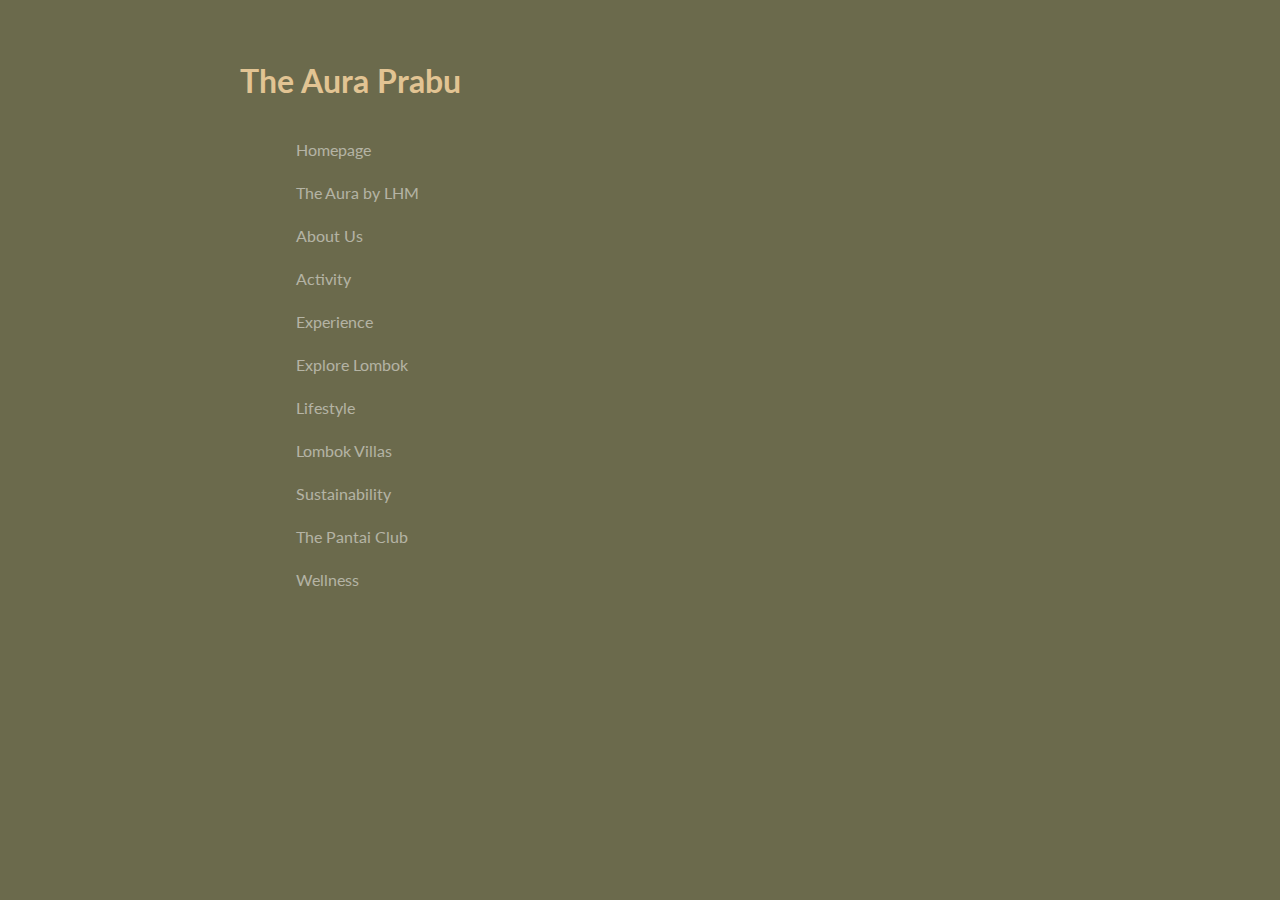
<file: index.html>
<!DOCTYPE html>
<html lang="en">
<head>
    <meta charset="UTF-8">
    <meta name="viewport" content="width=device-width, initial-scale=1.0">
    <title>The Aura - Preview</title>
    
    <style>
        @font-face {
            font-family: "Lato Bold";
            src: url('./assets/fonts/Lato-Bold.ttf');
        }
        @font-face {
            font-family: "Lato Regular";
            src: url('./assets/fonts/Lato-Regular.ttf');
        }
        body{
            font-family: "Lato Regular";
            background-color: #6B6A4C;
            padding: 2rem 0;
        }
        h1{
            font-family: "Lato Bold";
            color: #e2c493;
            margin-bottom: 2rem;
        }
        ul{
            list-style: none;
        }
        li{
            display: flex;
            align-items: center;
            gap: 1rem;
            padding: .5rem 1rem;
            margin-bottom: .5rem;
        }
        li:hover a{
            color: white;
        }
        li:hover::after{
            width: 2rem;
        }
        li::after{
            content: "";
            display: block;
            background: rgba(255,255,255, 0.5);
            height: 2px;
            width: 0;
            transition: ease 0.5s all;
        }
        a{
            color: rgba(255,255,255,0.5);
            text-decoration: none;
            transition: 0.3s all;
        }
        .container{
            max-width: 800px;
            margin: 0 auto;
        }
    </style>
</head>
<body>

    <section>
        <div class="container">
            <h1>The Aura Prabu</h1>
            <ul>
                <li>
                    <a href="/prabu">Homepage</a>
                </li>
                <li>
                    <a href="/prabu/aura-lhm.html">The Aura by LHM</a>
                </li>
                <li>
                    <a href="/prabu/about-us.html">About Us</a>
                </li>
                <li>
                    <a href="/prabu/activity.html">Activity</a>
                </li>
                <li>
                    <a href="/prabu/experience.html">Experience</a>
                </li>
                <li>
                    <a href="/prabu/explore-lombok.html">Explore Lombok</a>
                </li>
                <li>
                    <a href="/prabu/lifestyle.html">Lifestyle</a>
                </li>
                <li>
                    <a href="/prabu/lombok-villas.html">Lombok Villas</a>
                </li>
                <li>
                    <a href="/prabu/sustainability.html">Sustainability</a>
                </li>
                <li>
                    <a href="/prabu/the-pantai-club.html">The Pantai Club</a>
                </li>
                <li>
                    <a href="/prabu/wellness.html">Wellness</a>
                </li>
            </ul>
        </div>
    </section>
    
</body>
</html>
</file>
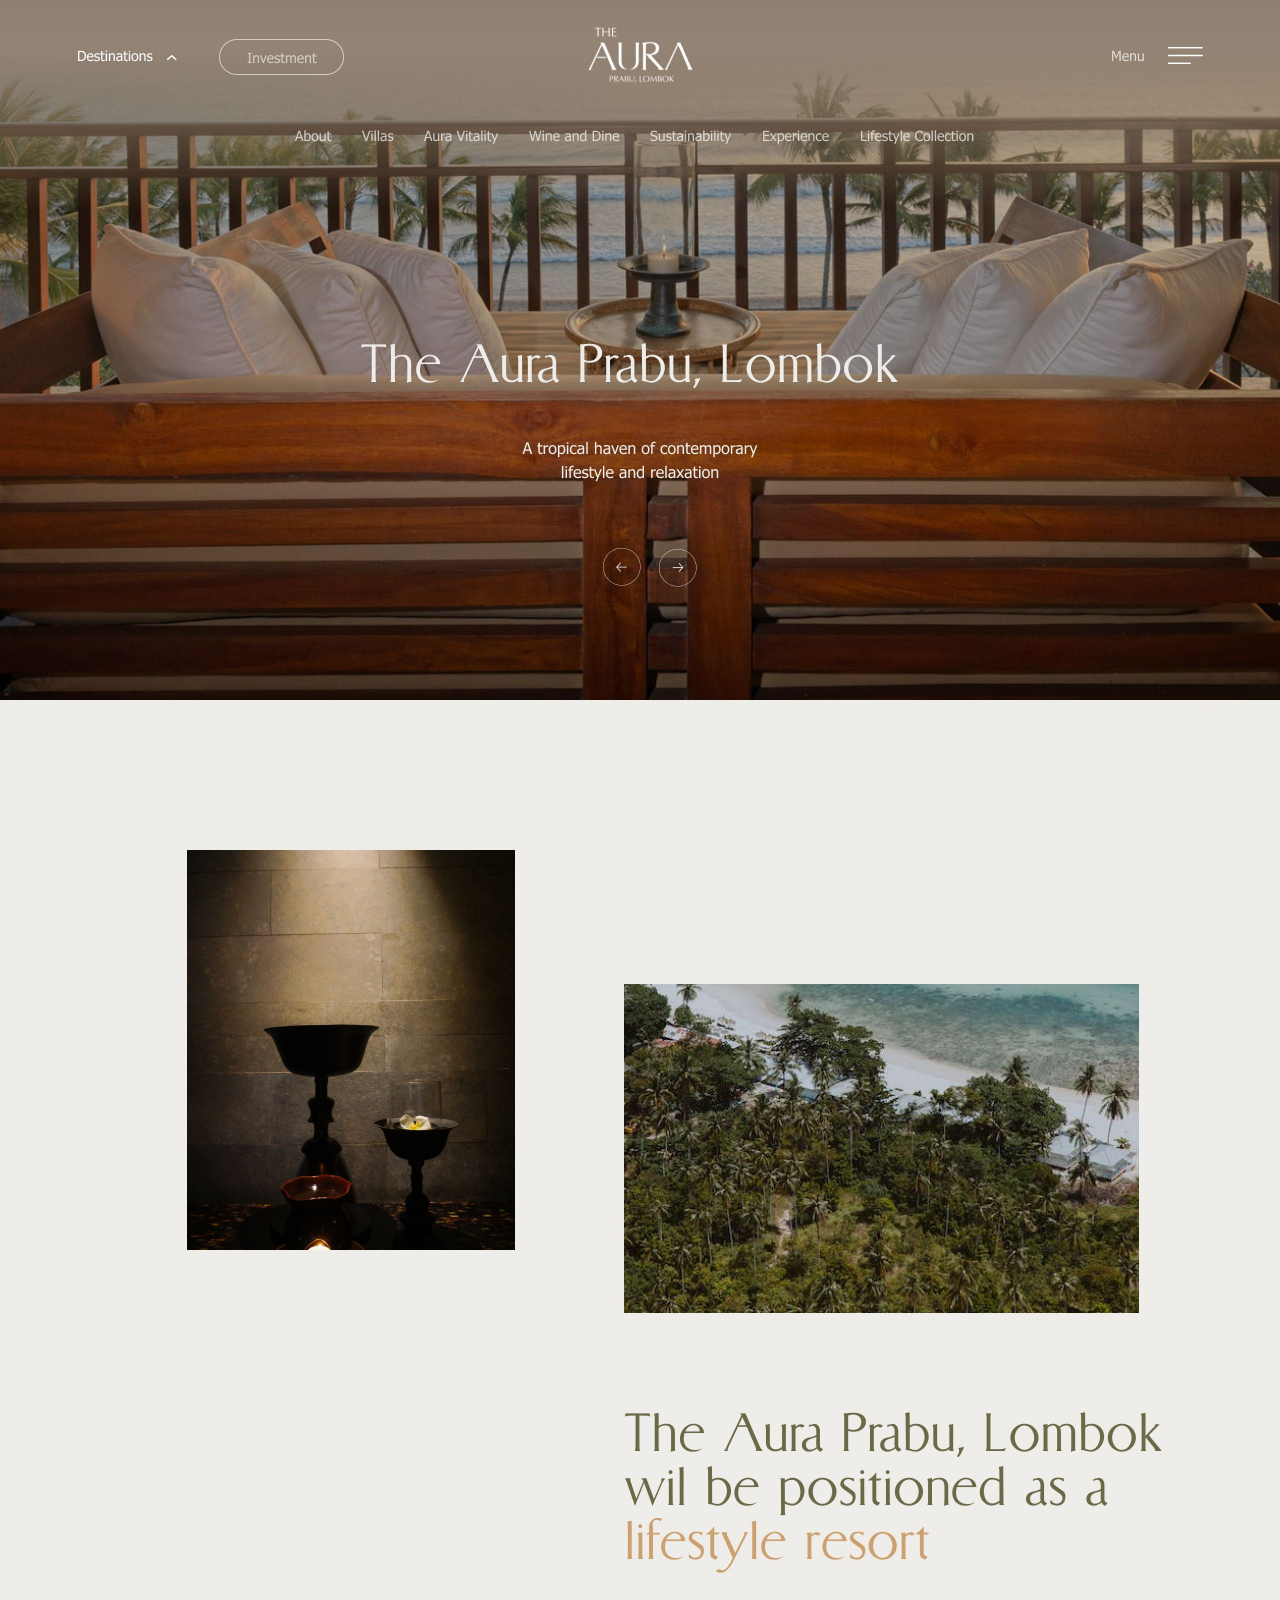
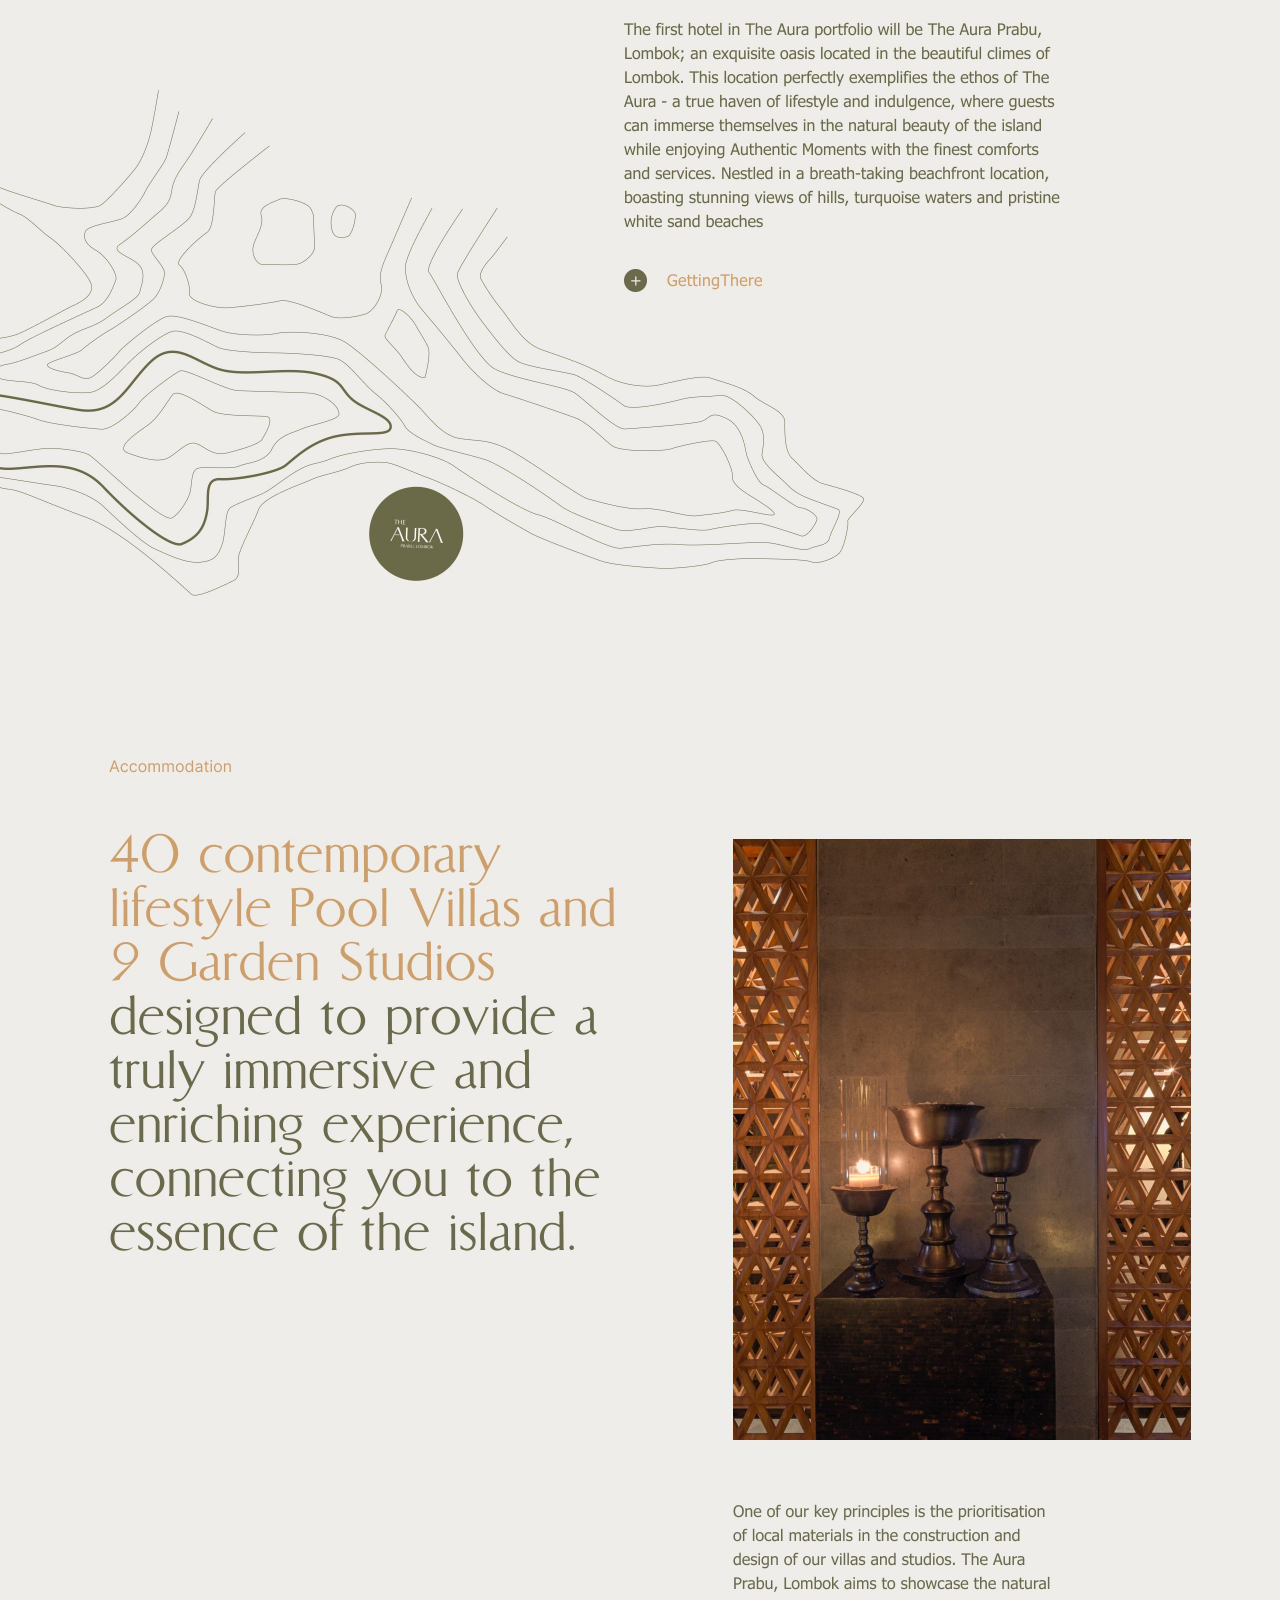
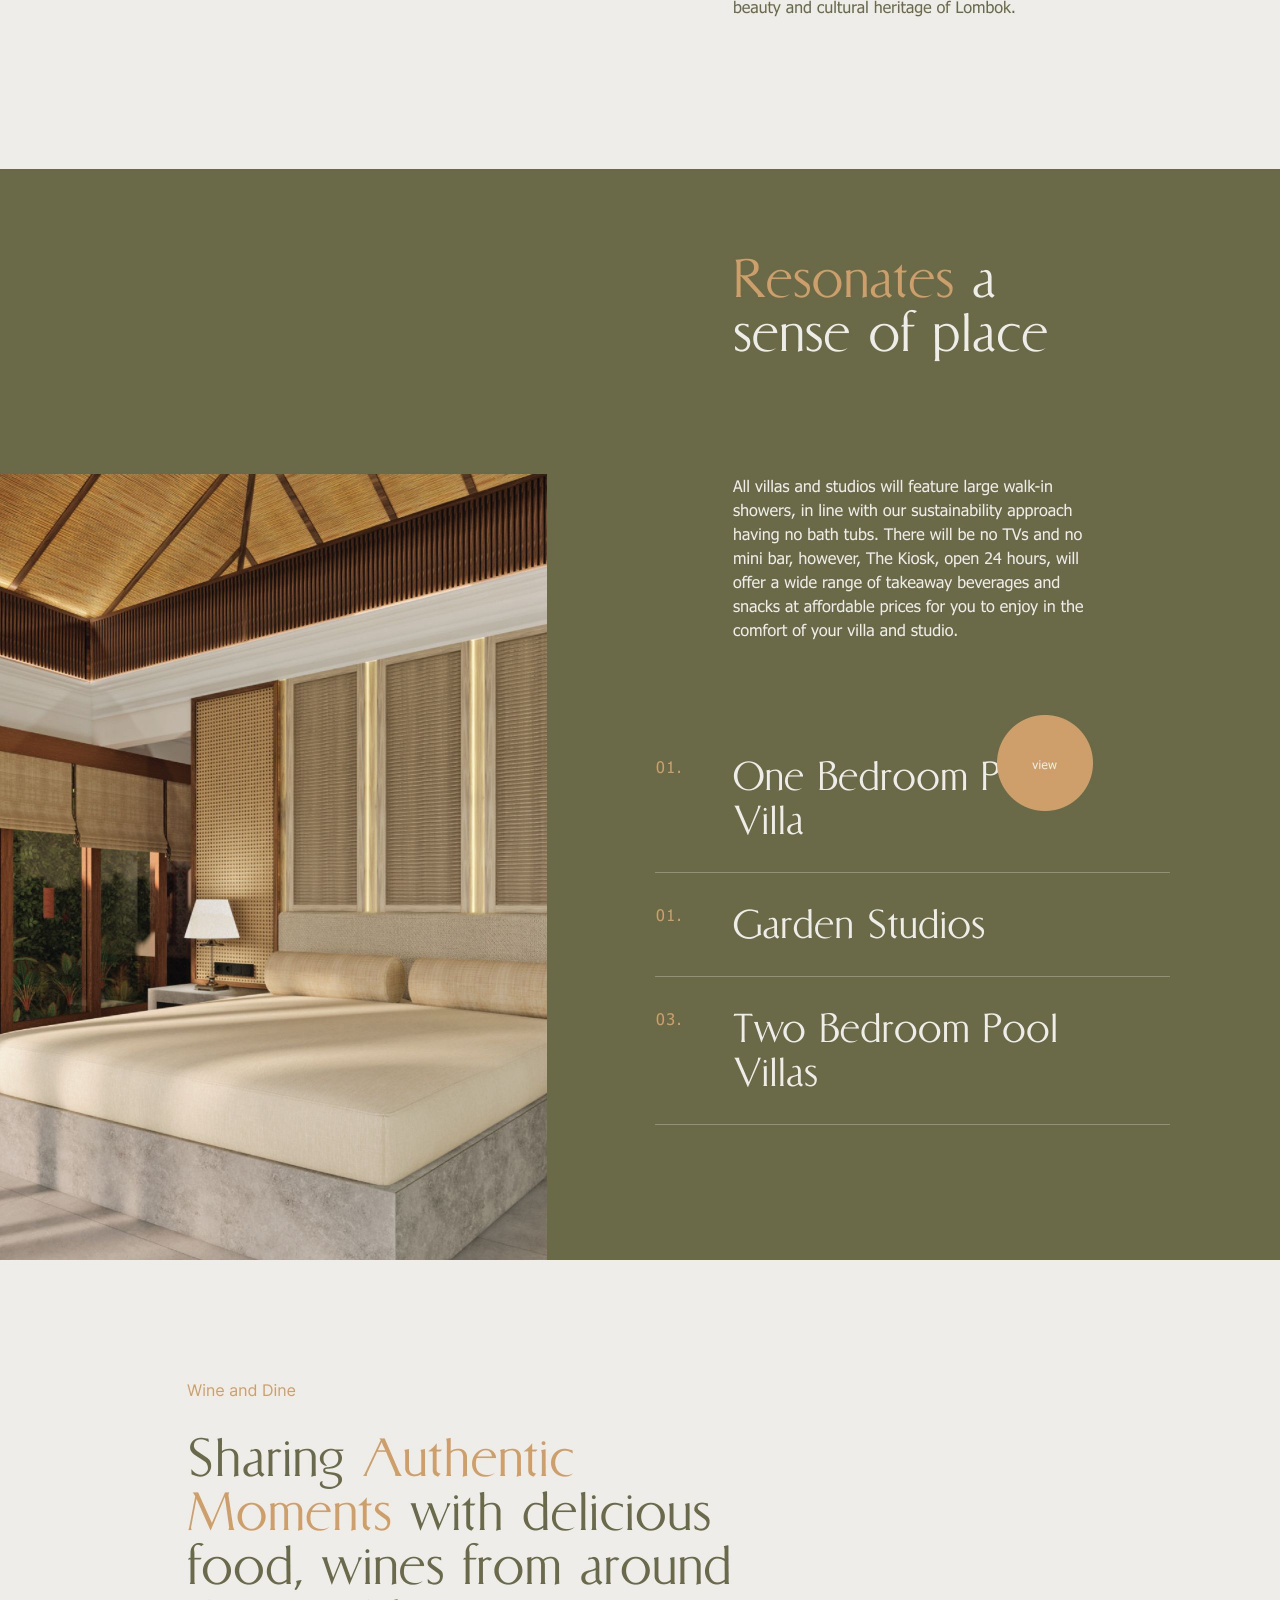
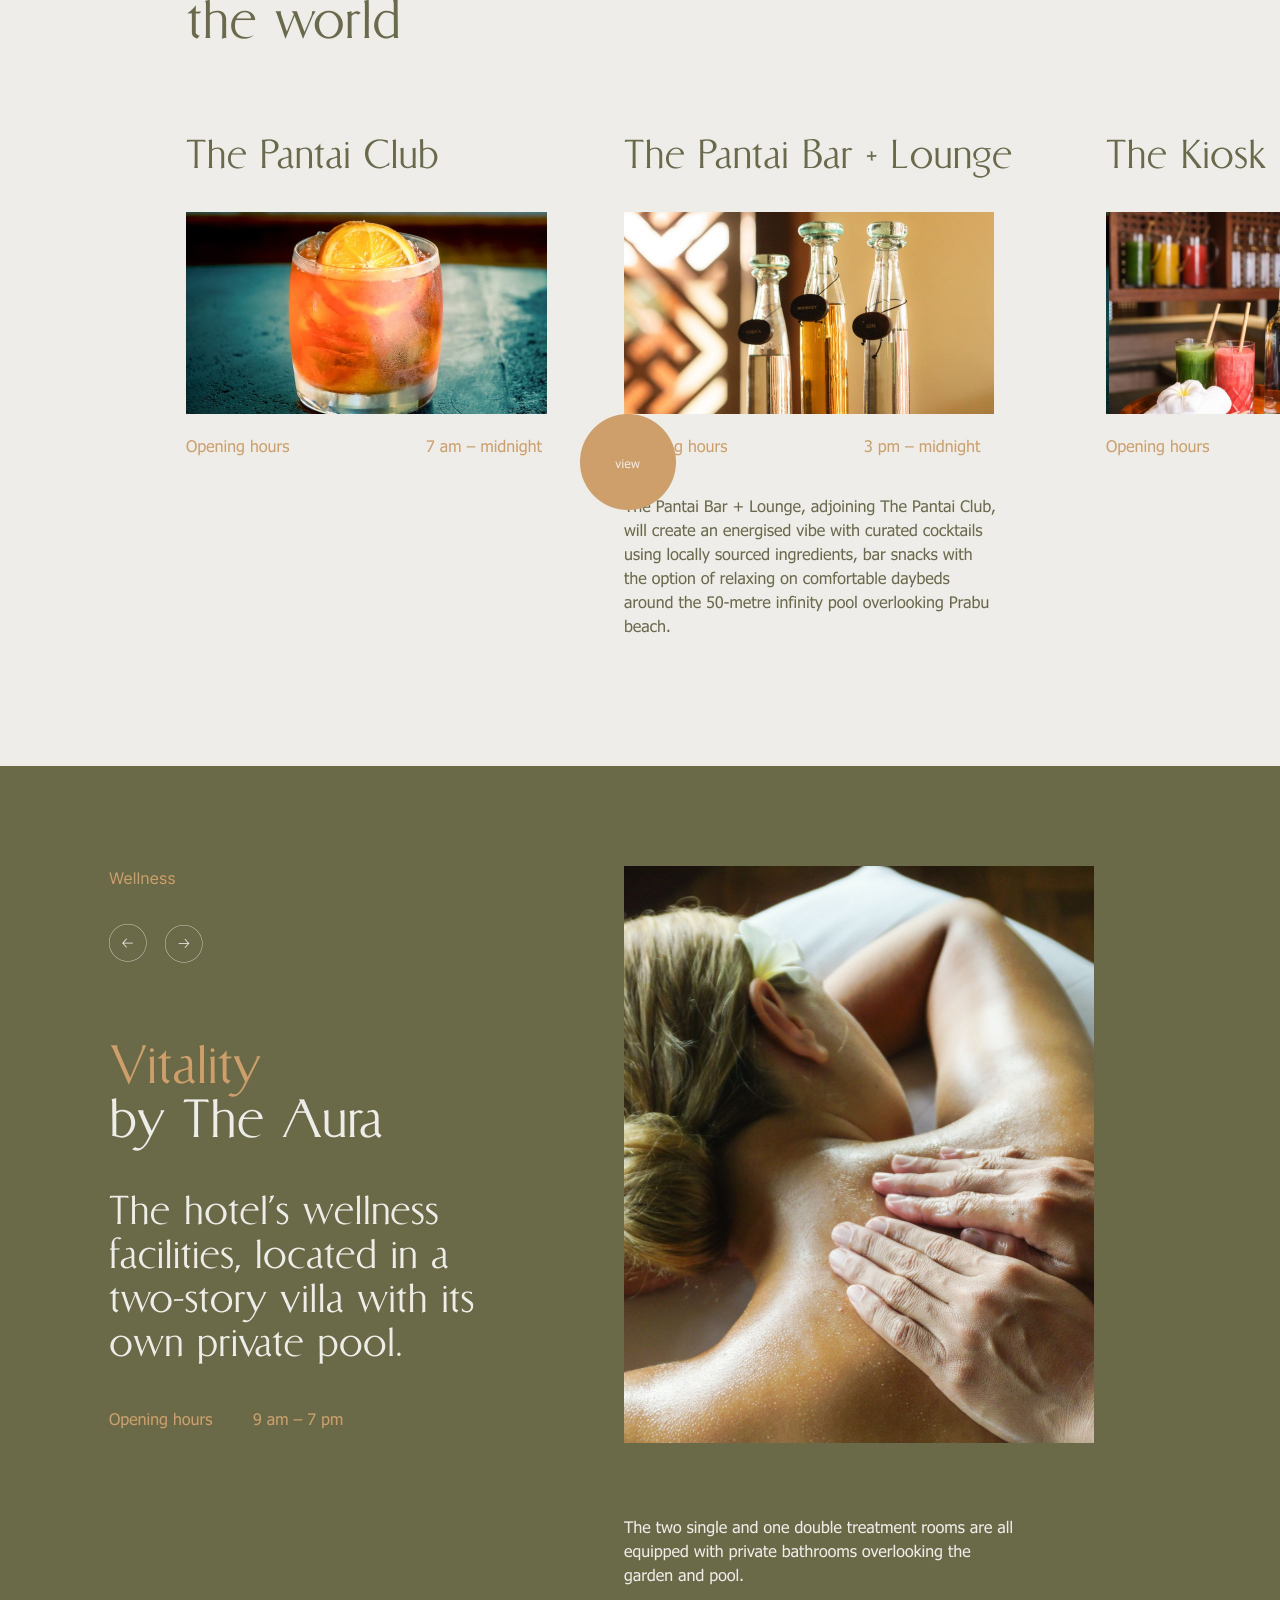
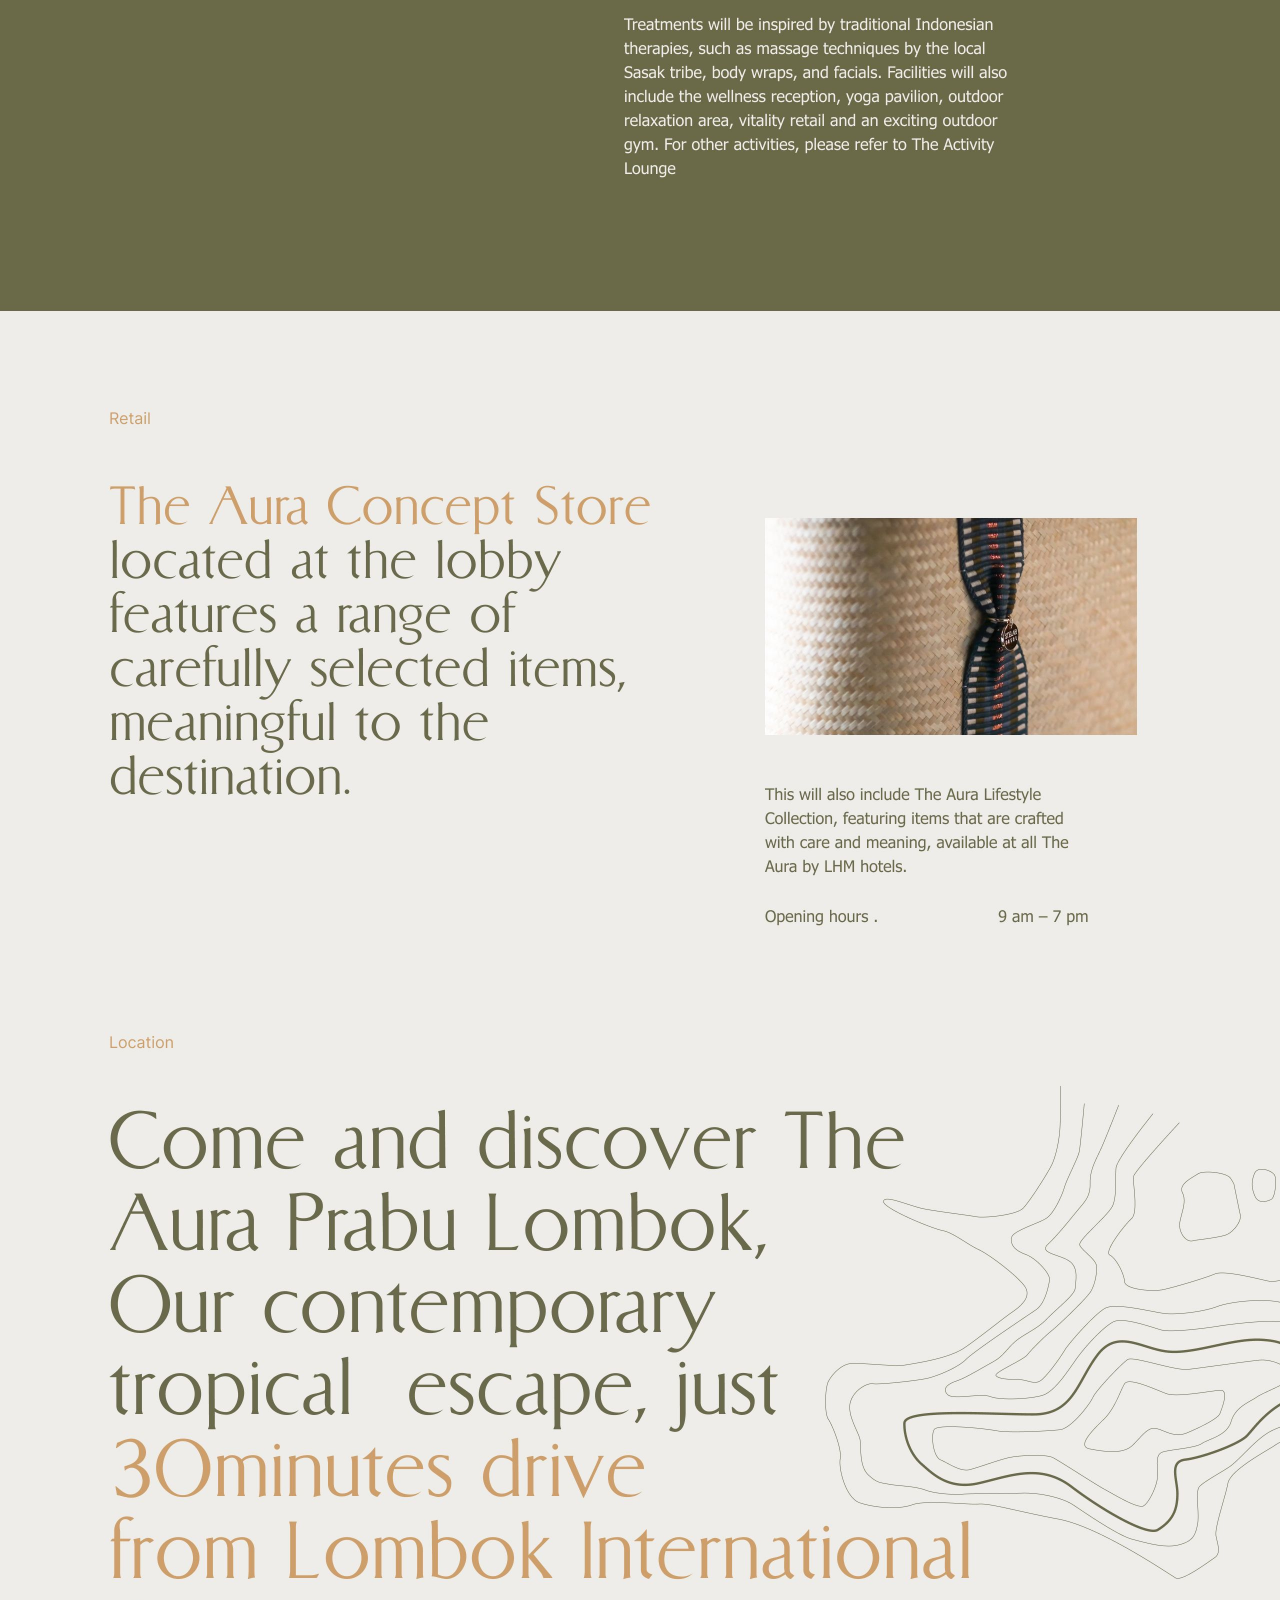
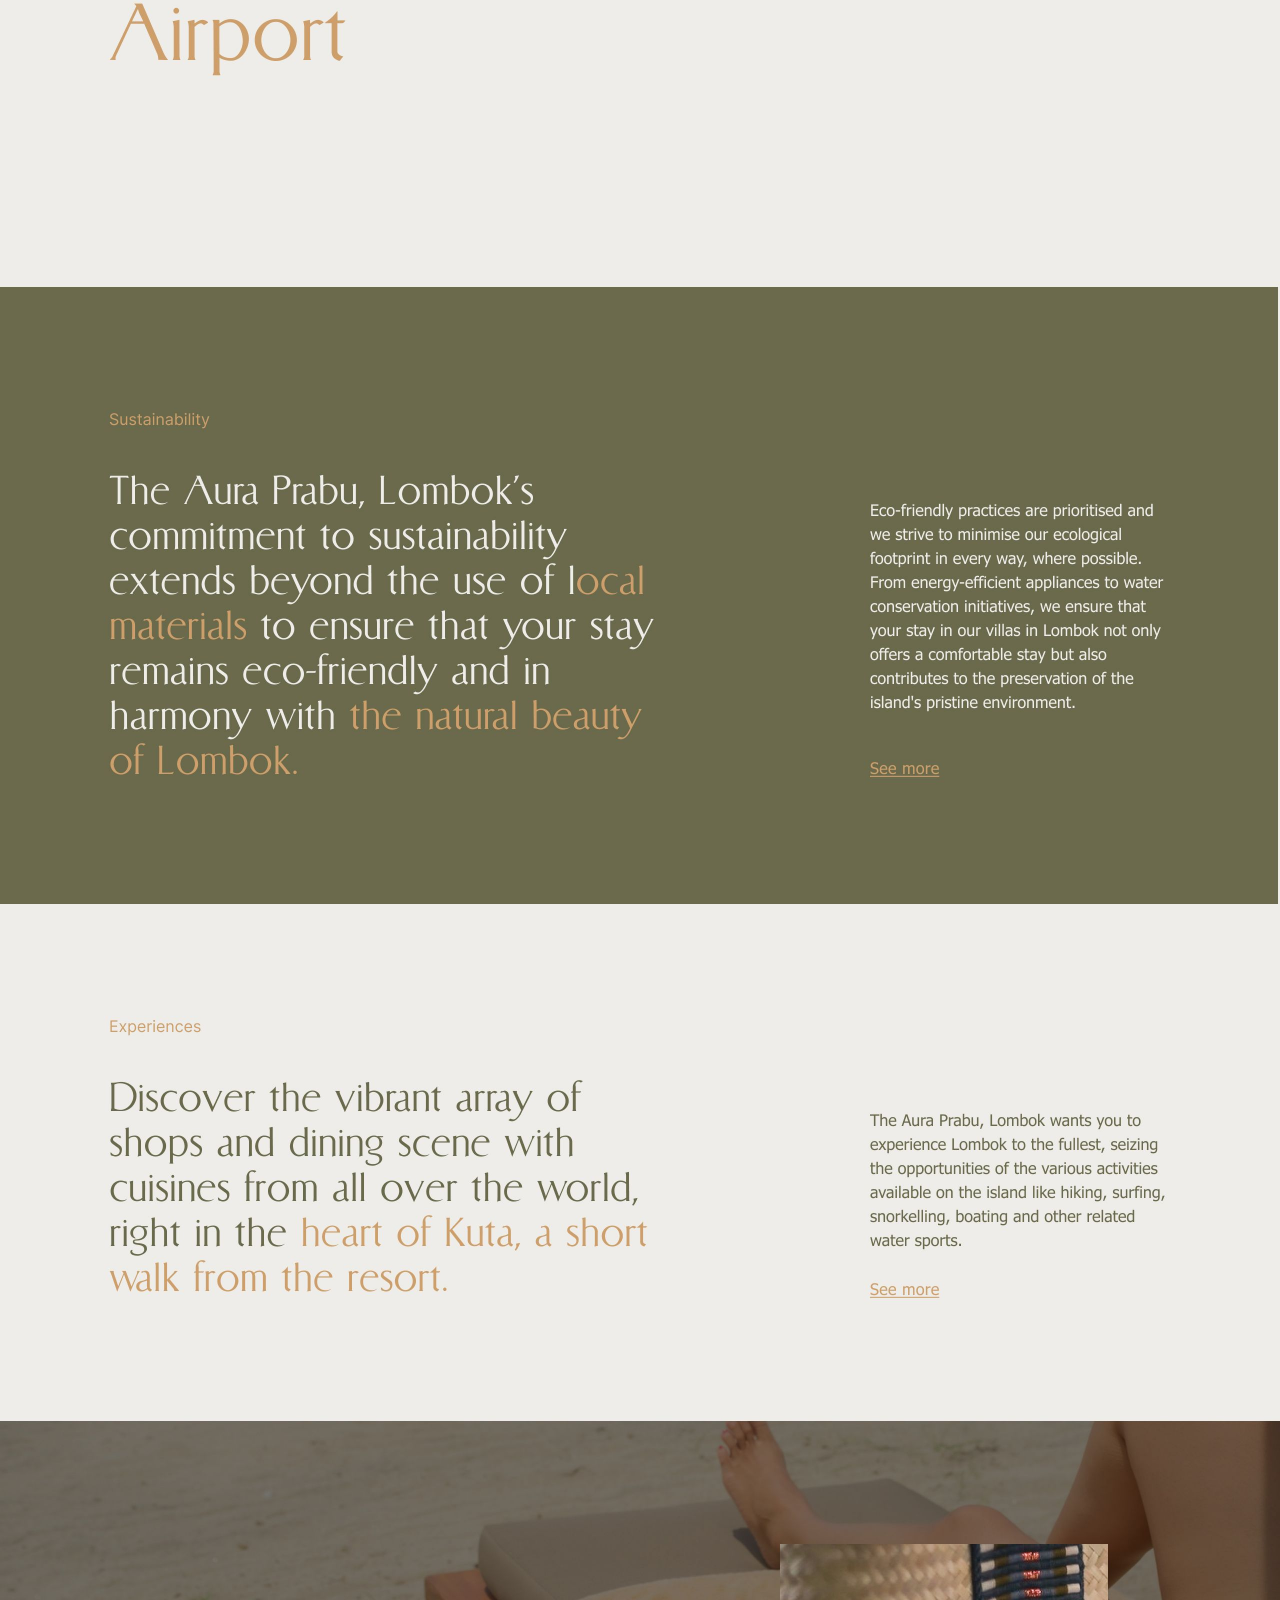
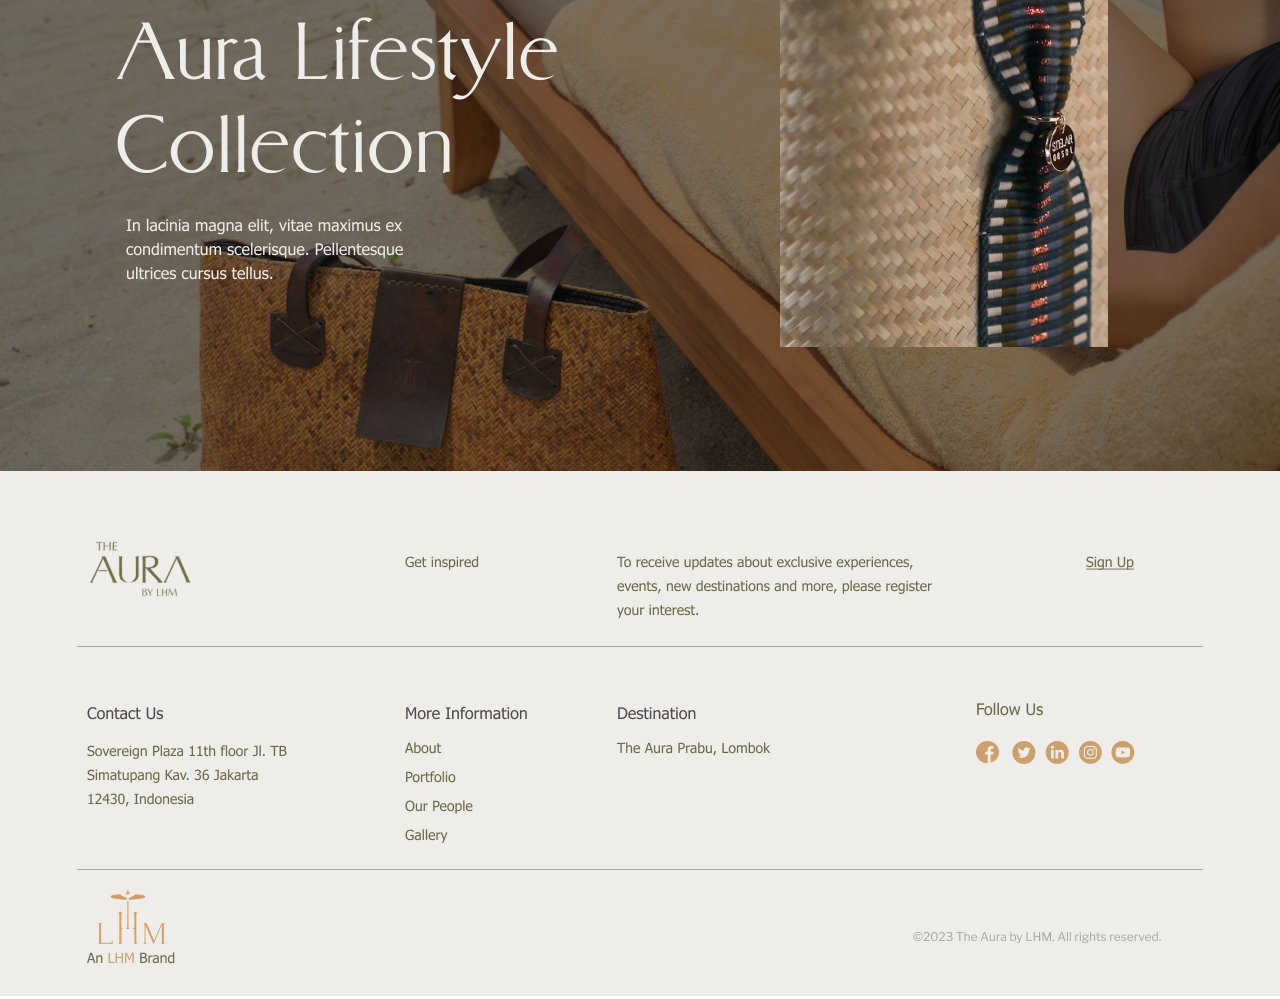
<file: prabu/index.html>
<!DOCTYPE html>
<html lang="en">
<head>
    <meta charset="UTF-8">
    <meta name="viewport" content="width=device-width, initial-scale=1.0">
    <title>The Aura Prabu - Preview</title>
    <link rel="stylesheet" href="../styles/style.css">
</head>
<body>
    <!-- <img src="assets/img/The Aura prabu, Lombok.jpg" class="img-page" alt=""> -->
    <img src="../assets/img/The Aura prabu, Lombok_Homepage.jpg" class="img-page" alt="">
</body>
</html>
</file>
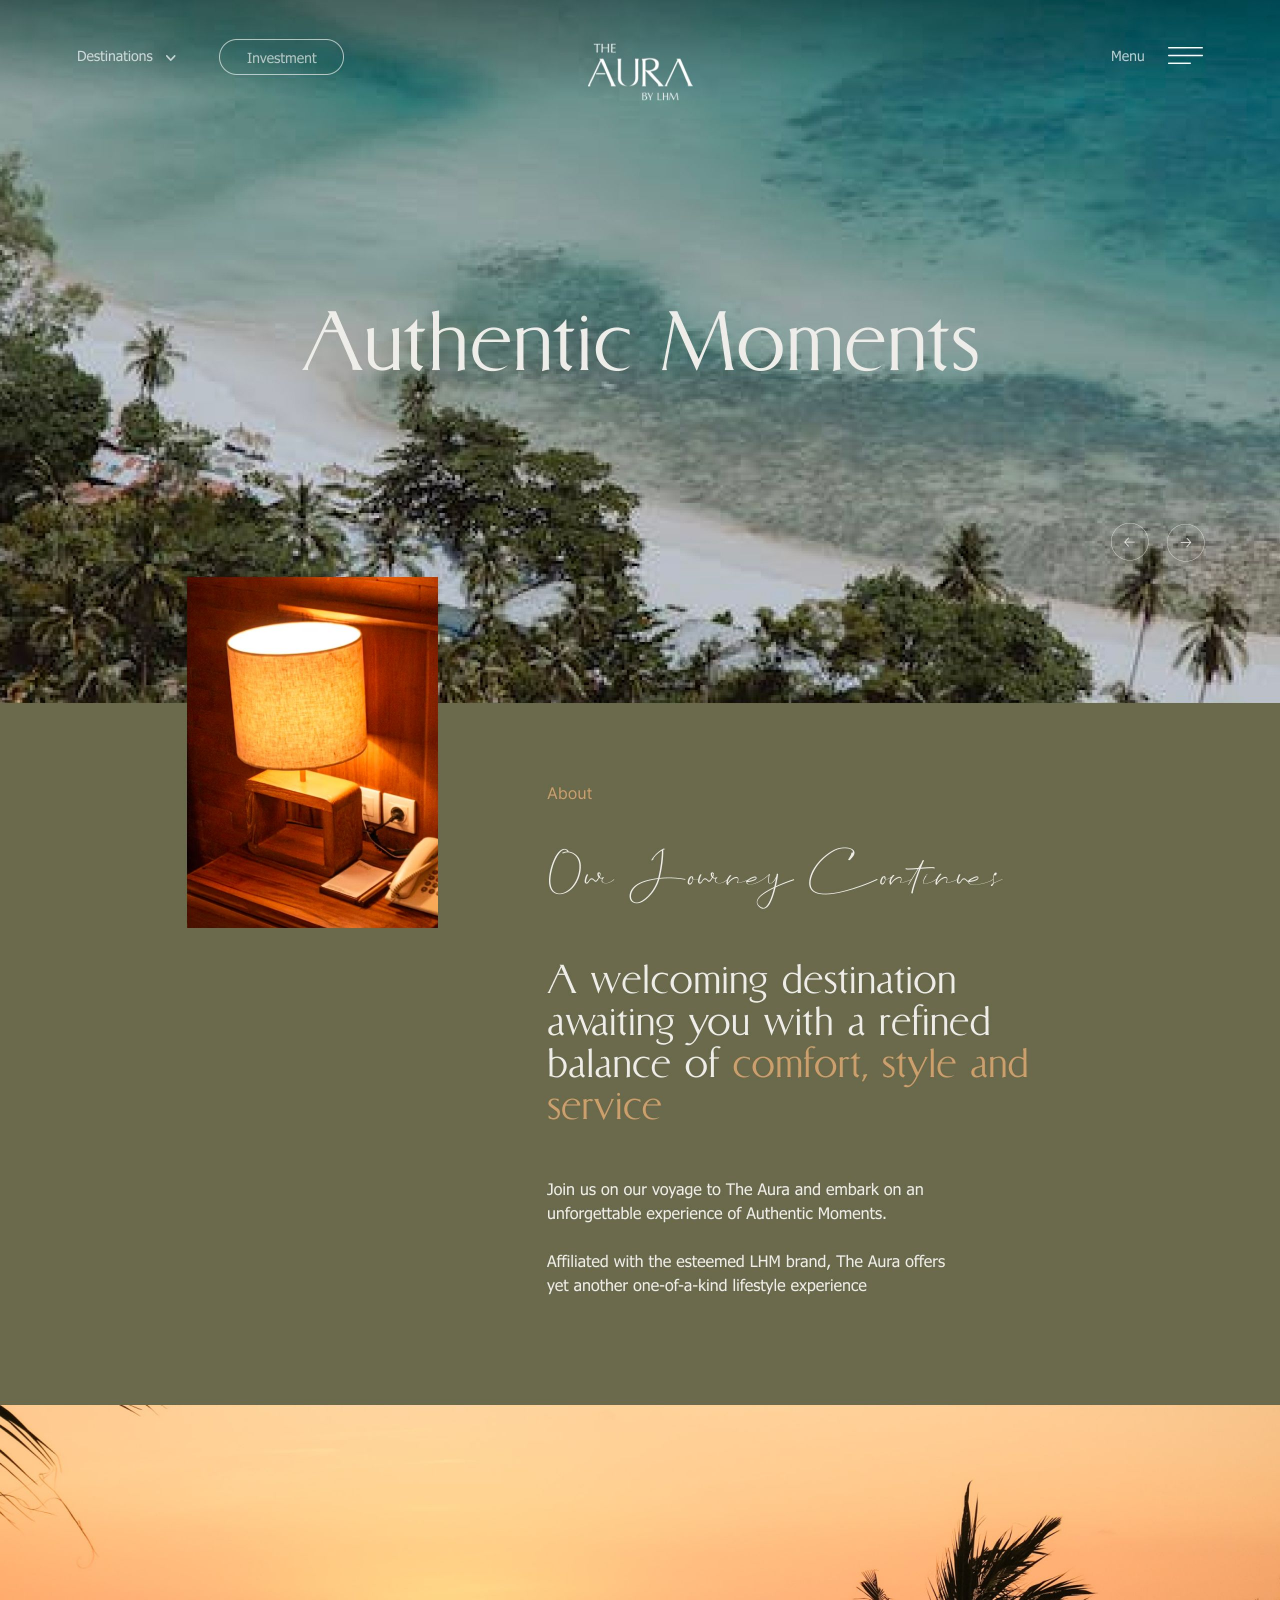
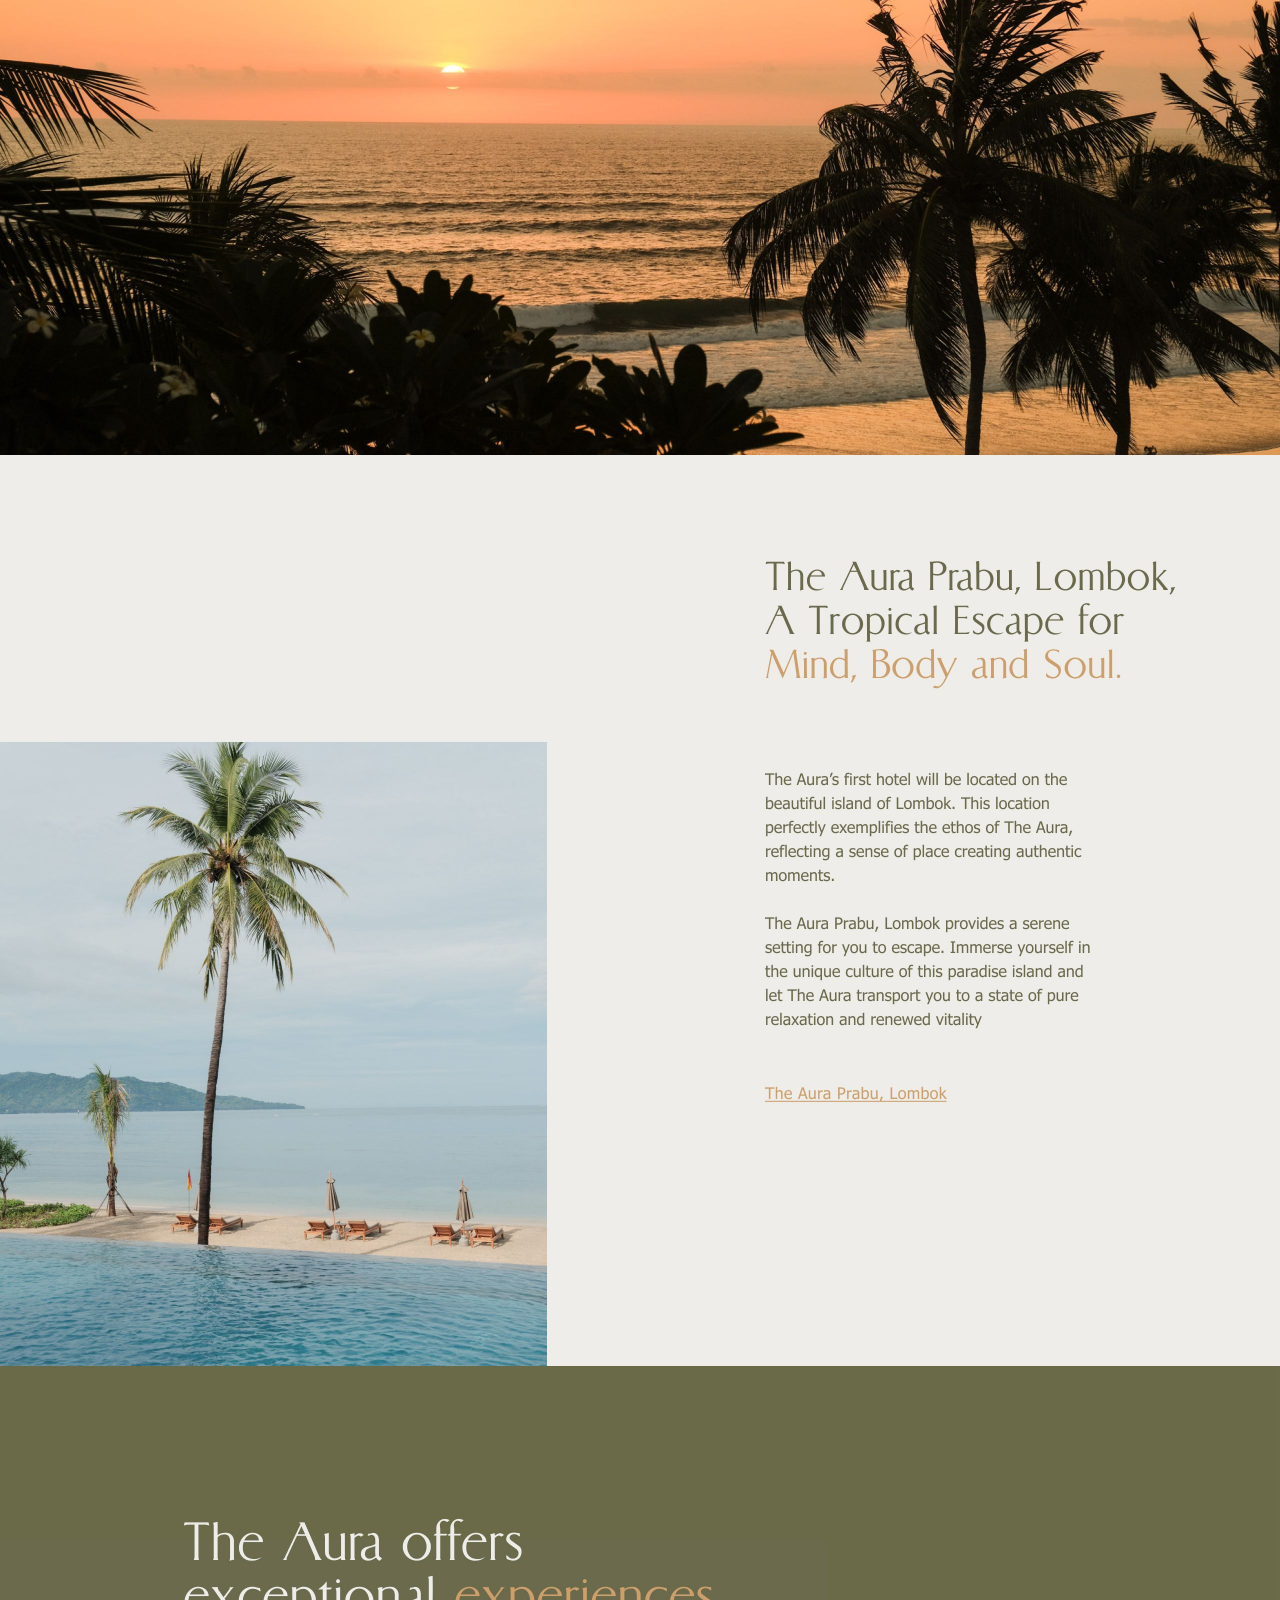
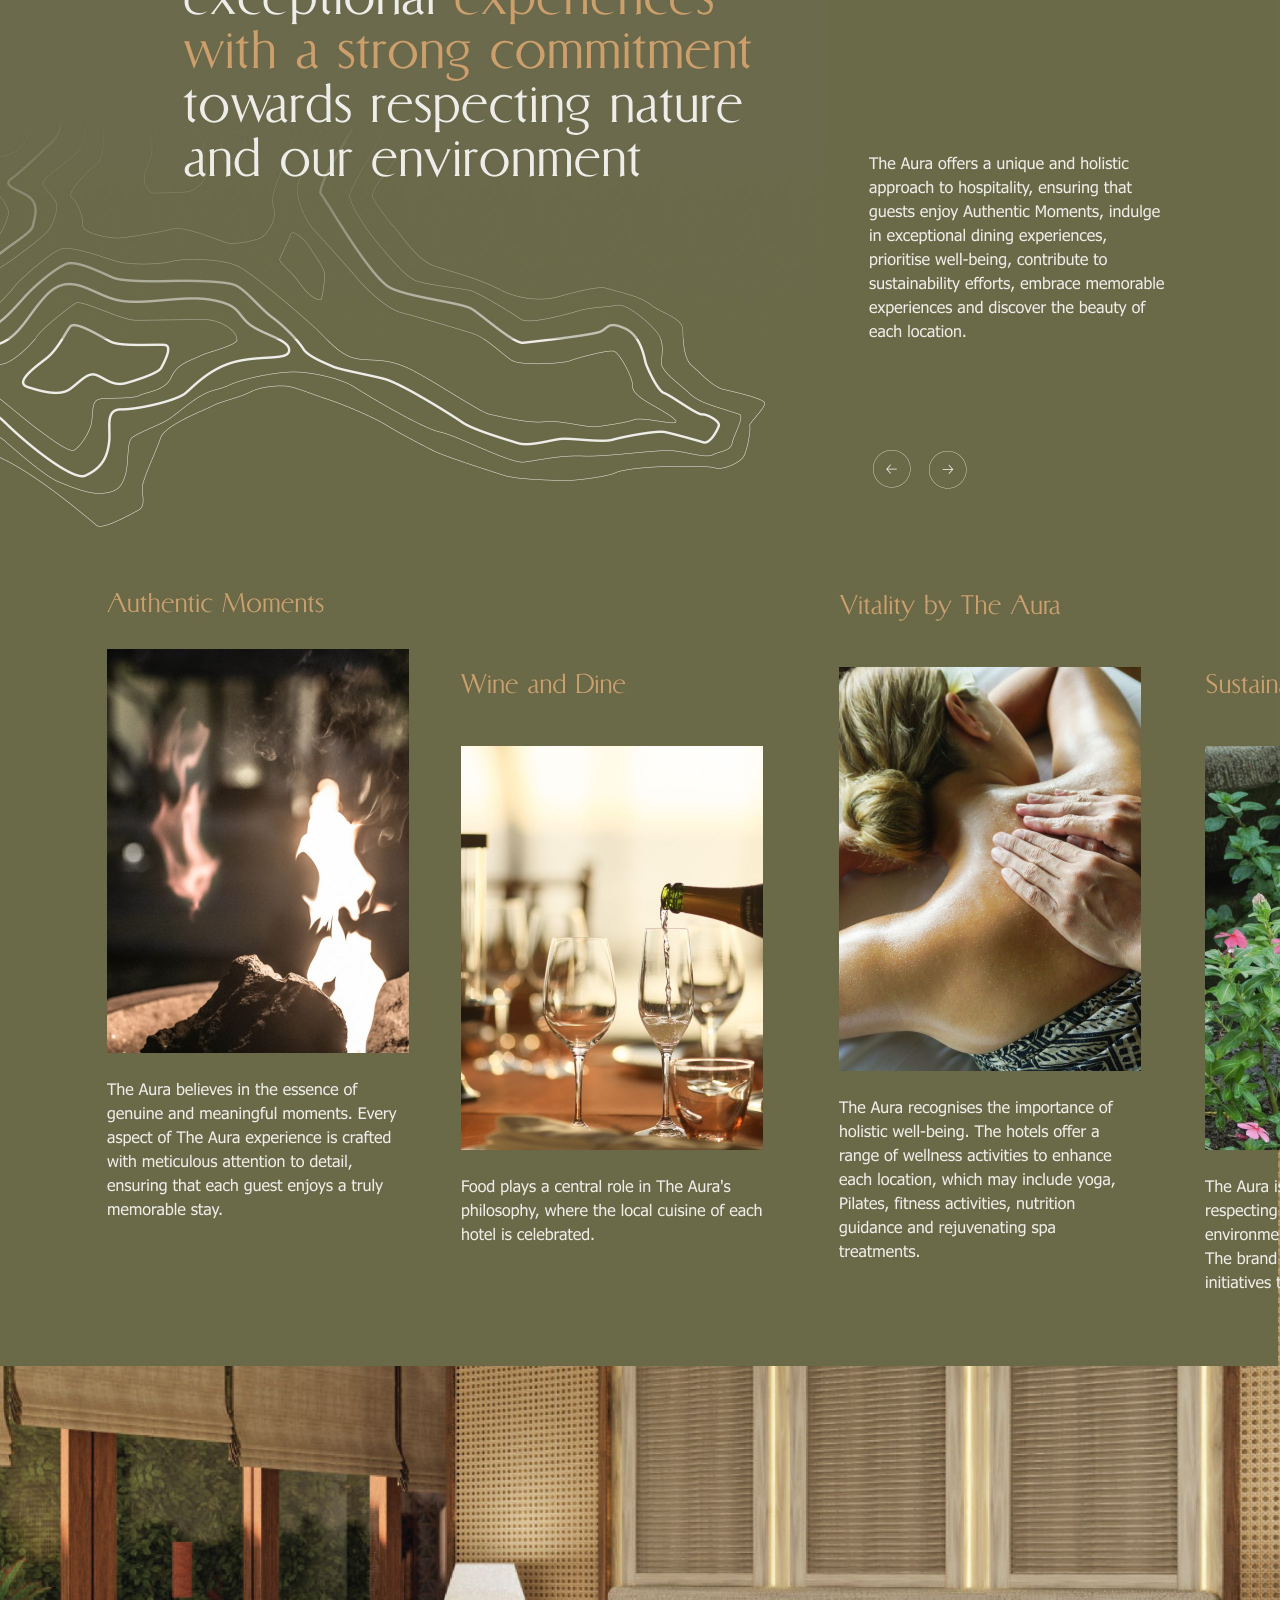
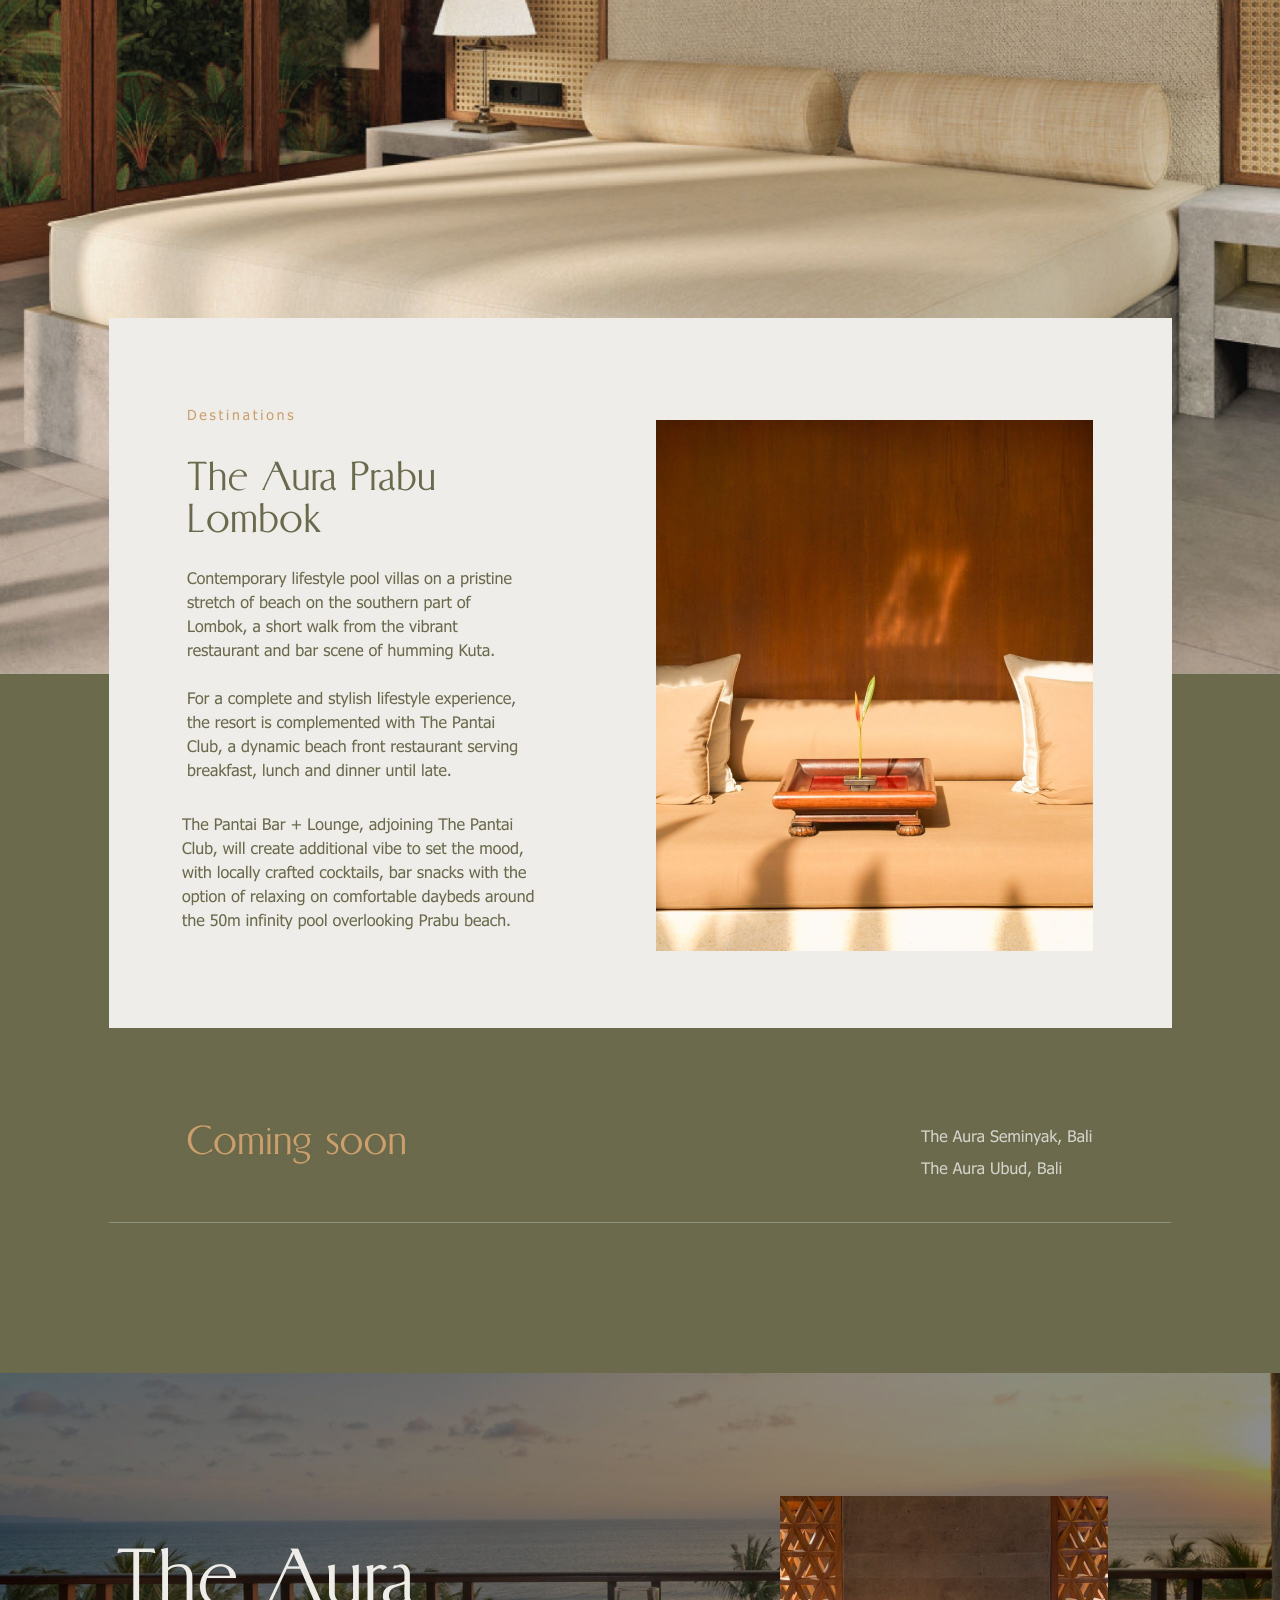
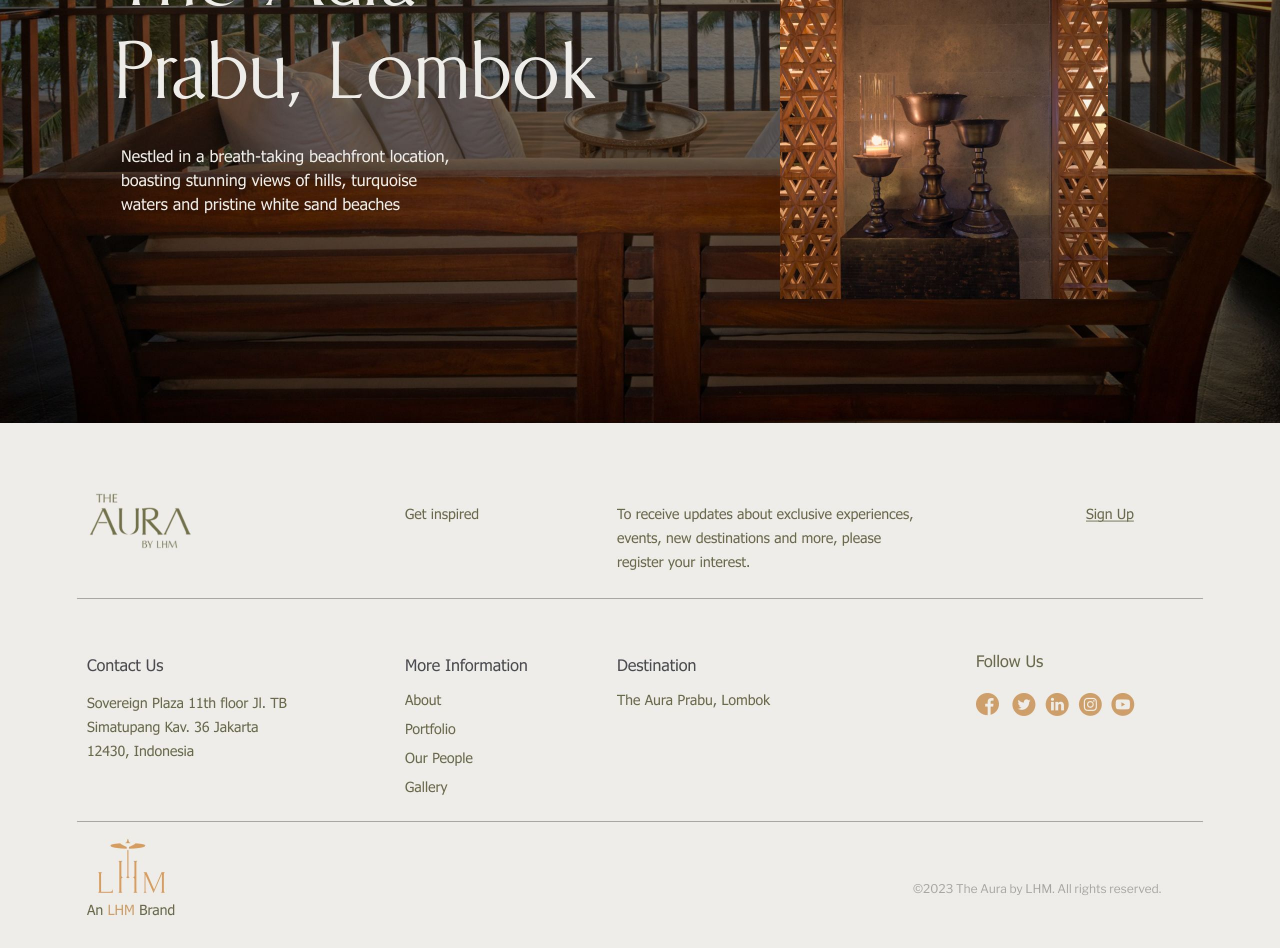
<file: aura-lhm.html>
<!DOCTYPE html>
<html lang="en">
<head>
    <meta charset="UTF-8">
    <meta name="viewport" content="width=device-width, initial-scale=1.0">
    <title>Aura LHM - Preview</title>
    <link rel="stylesheet" href="./styles/style.css">
</head>
<body>
    <!-- <img src="assets/img/The Aura by LHM.jpg" class="img-page" alt=""> -->
    <img src="assets/img/The Aura by LHM - Copy.jpg" class="img-page" alt="">
</body>
</html>
</file>
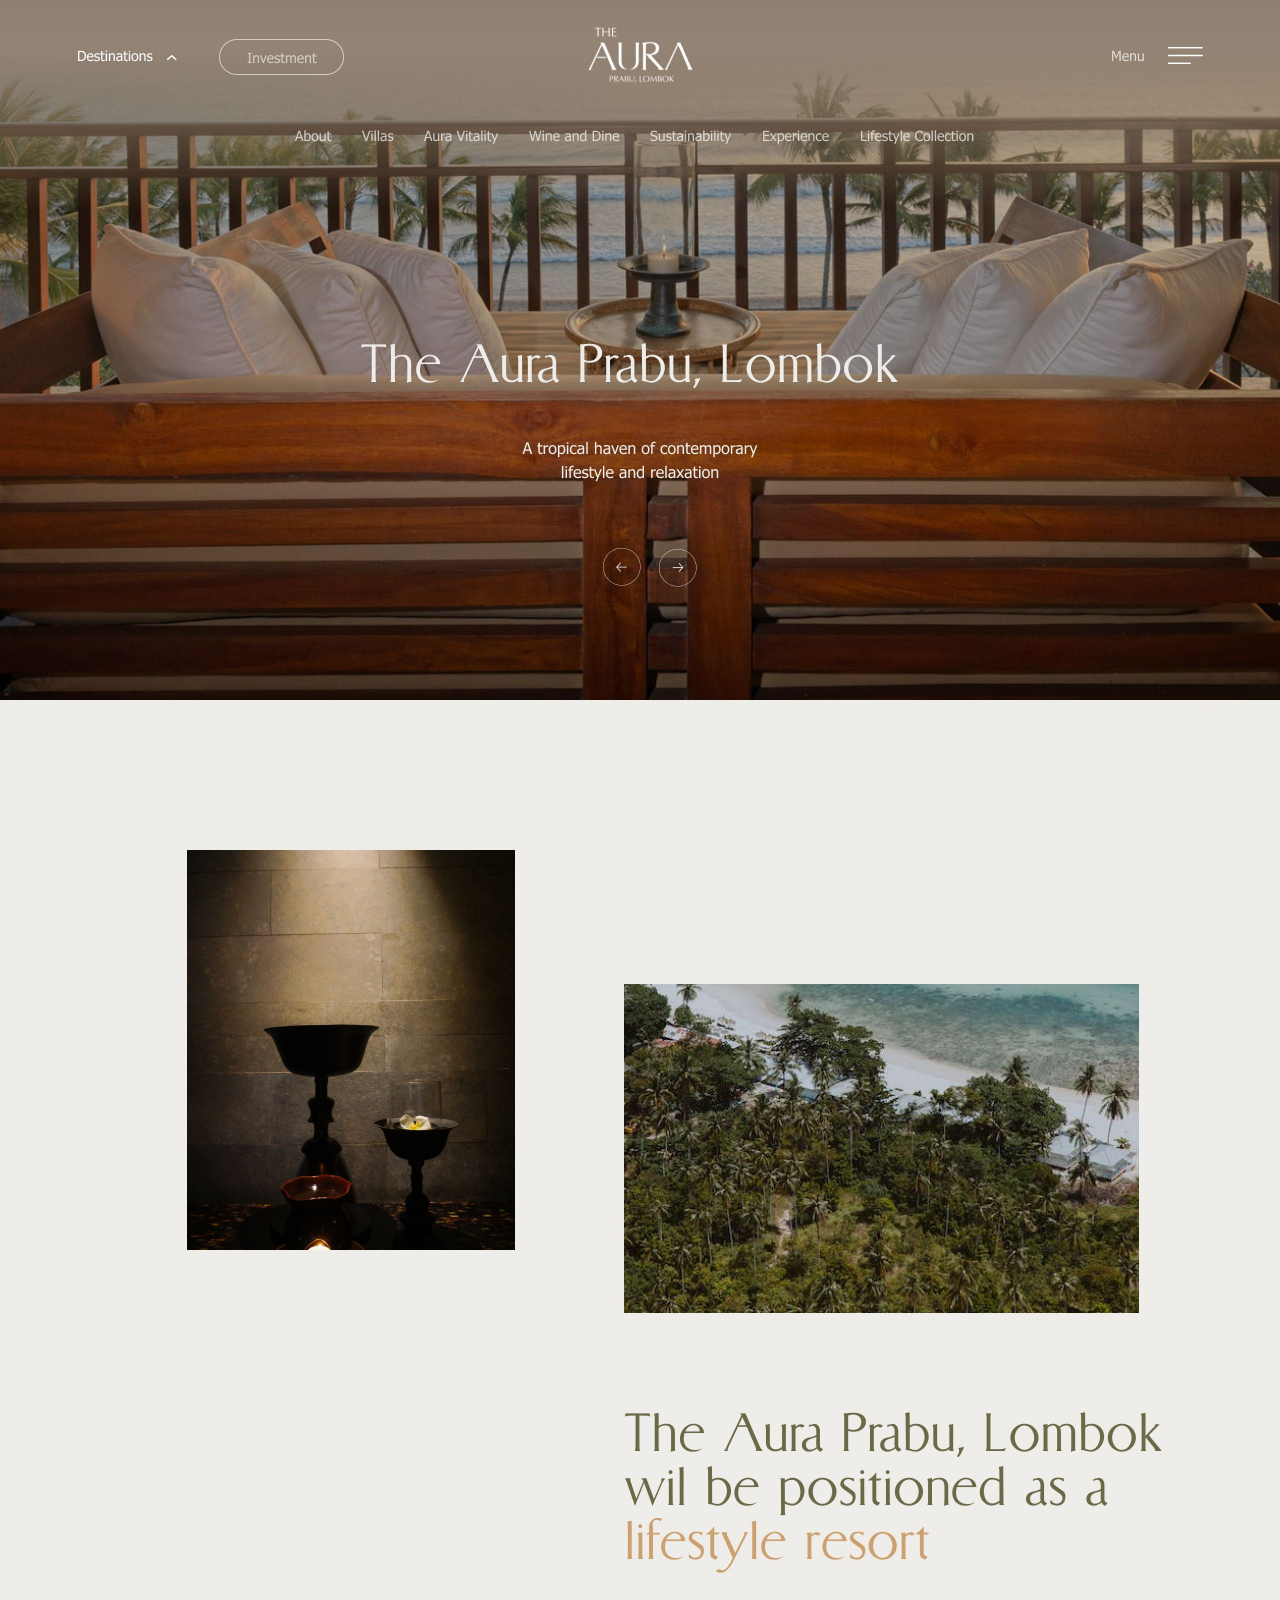
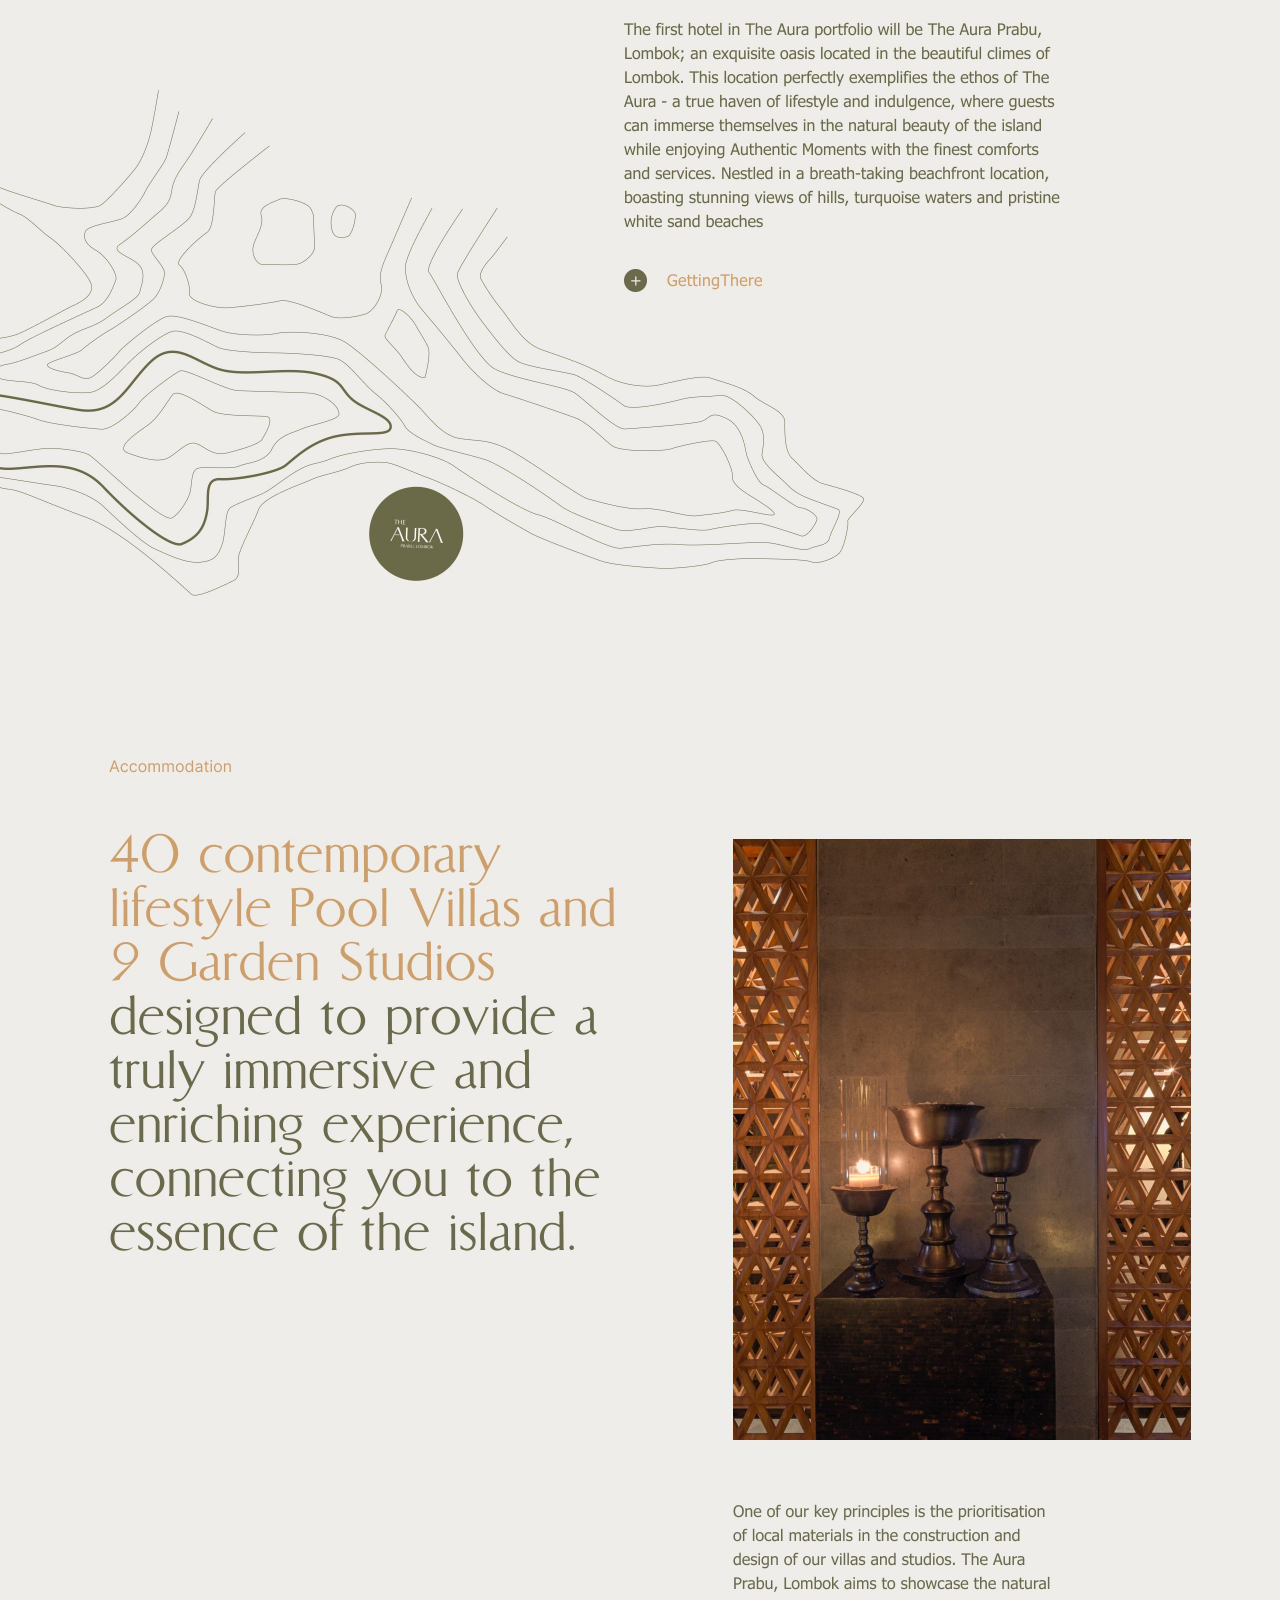
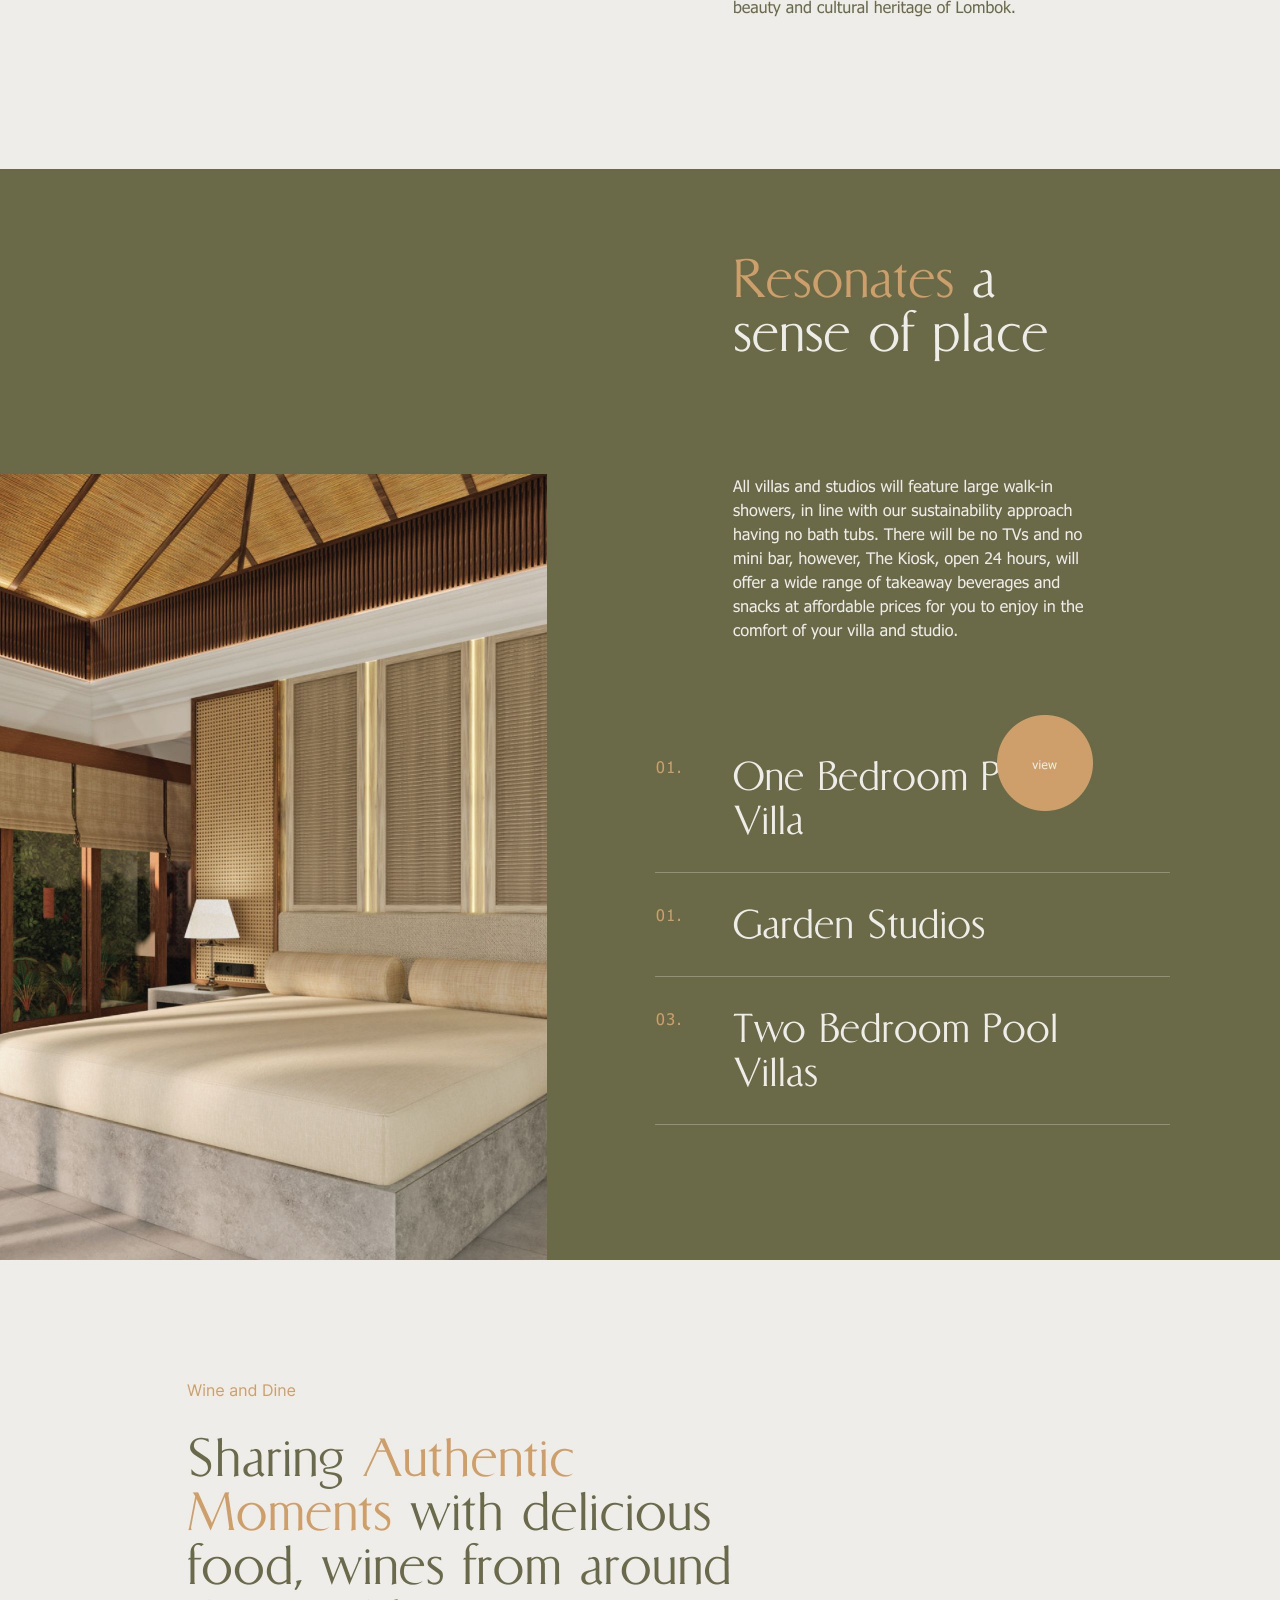
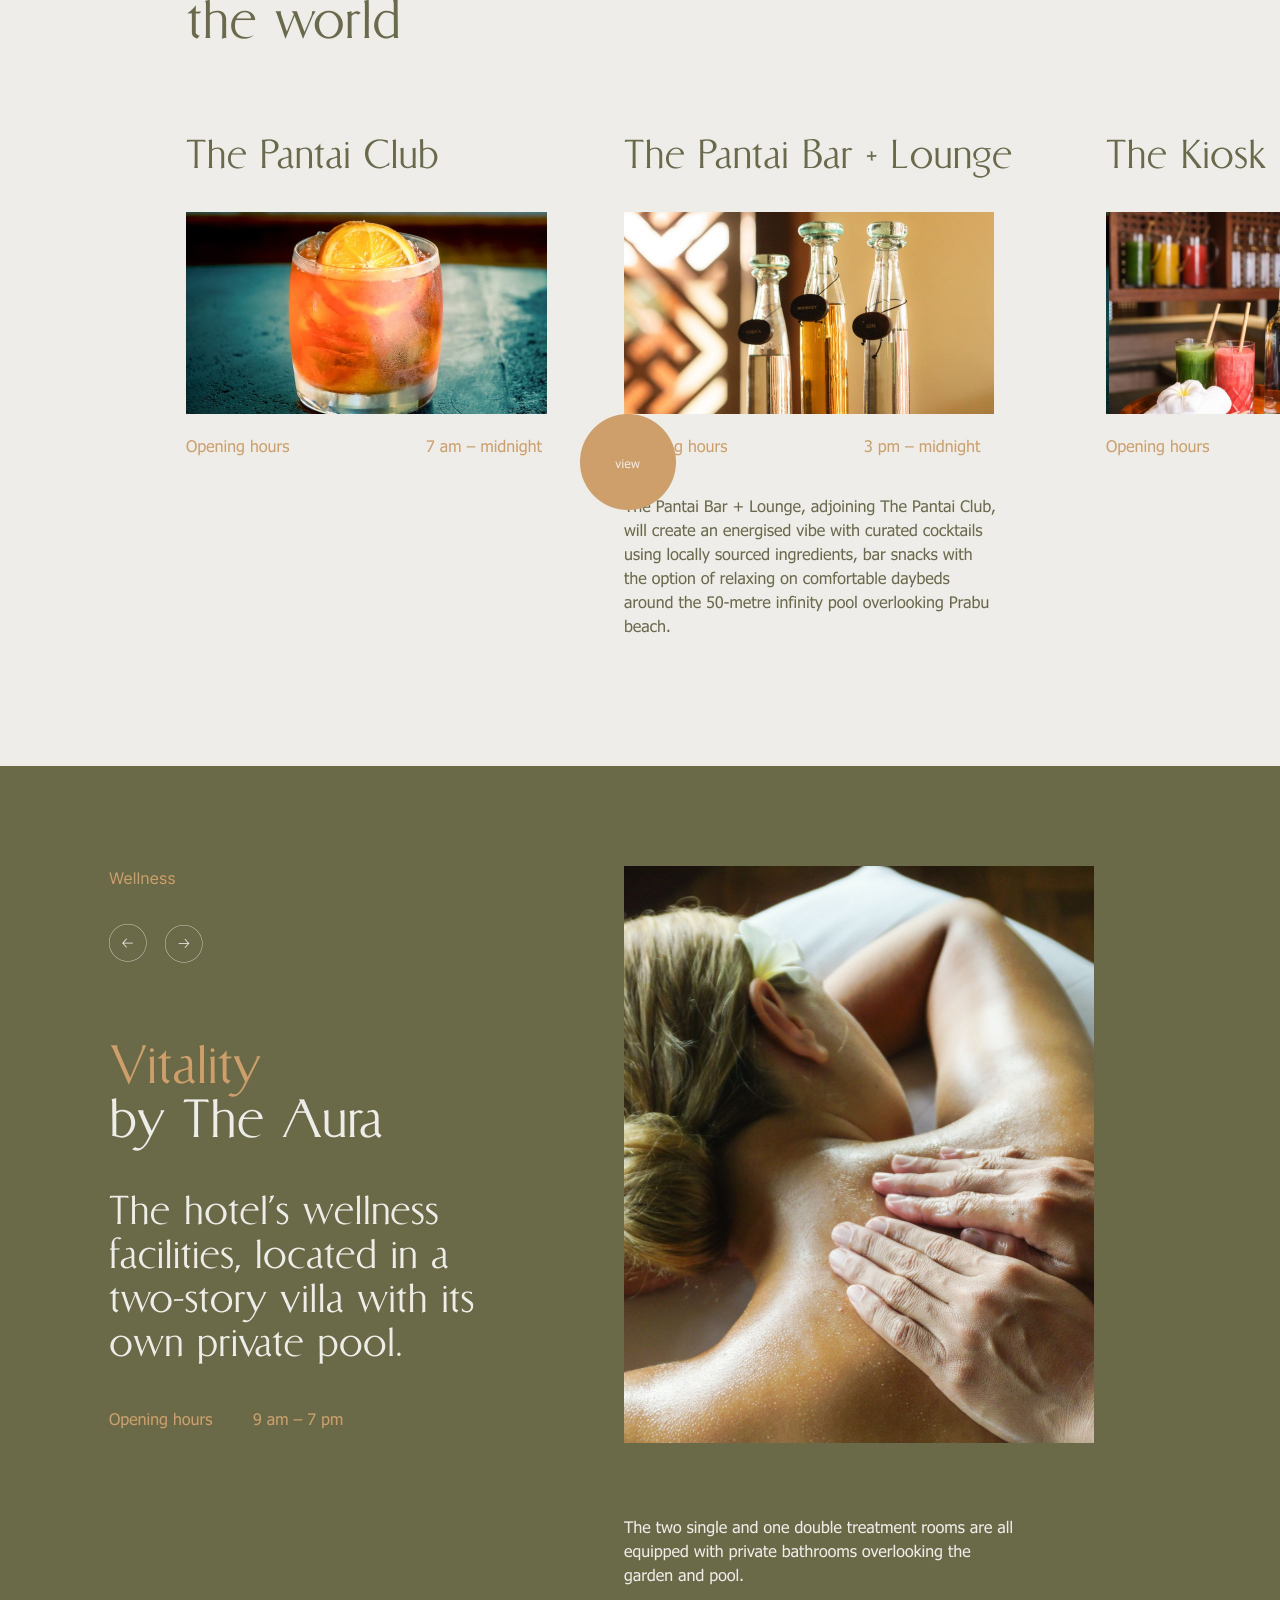
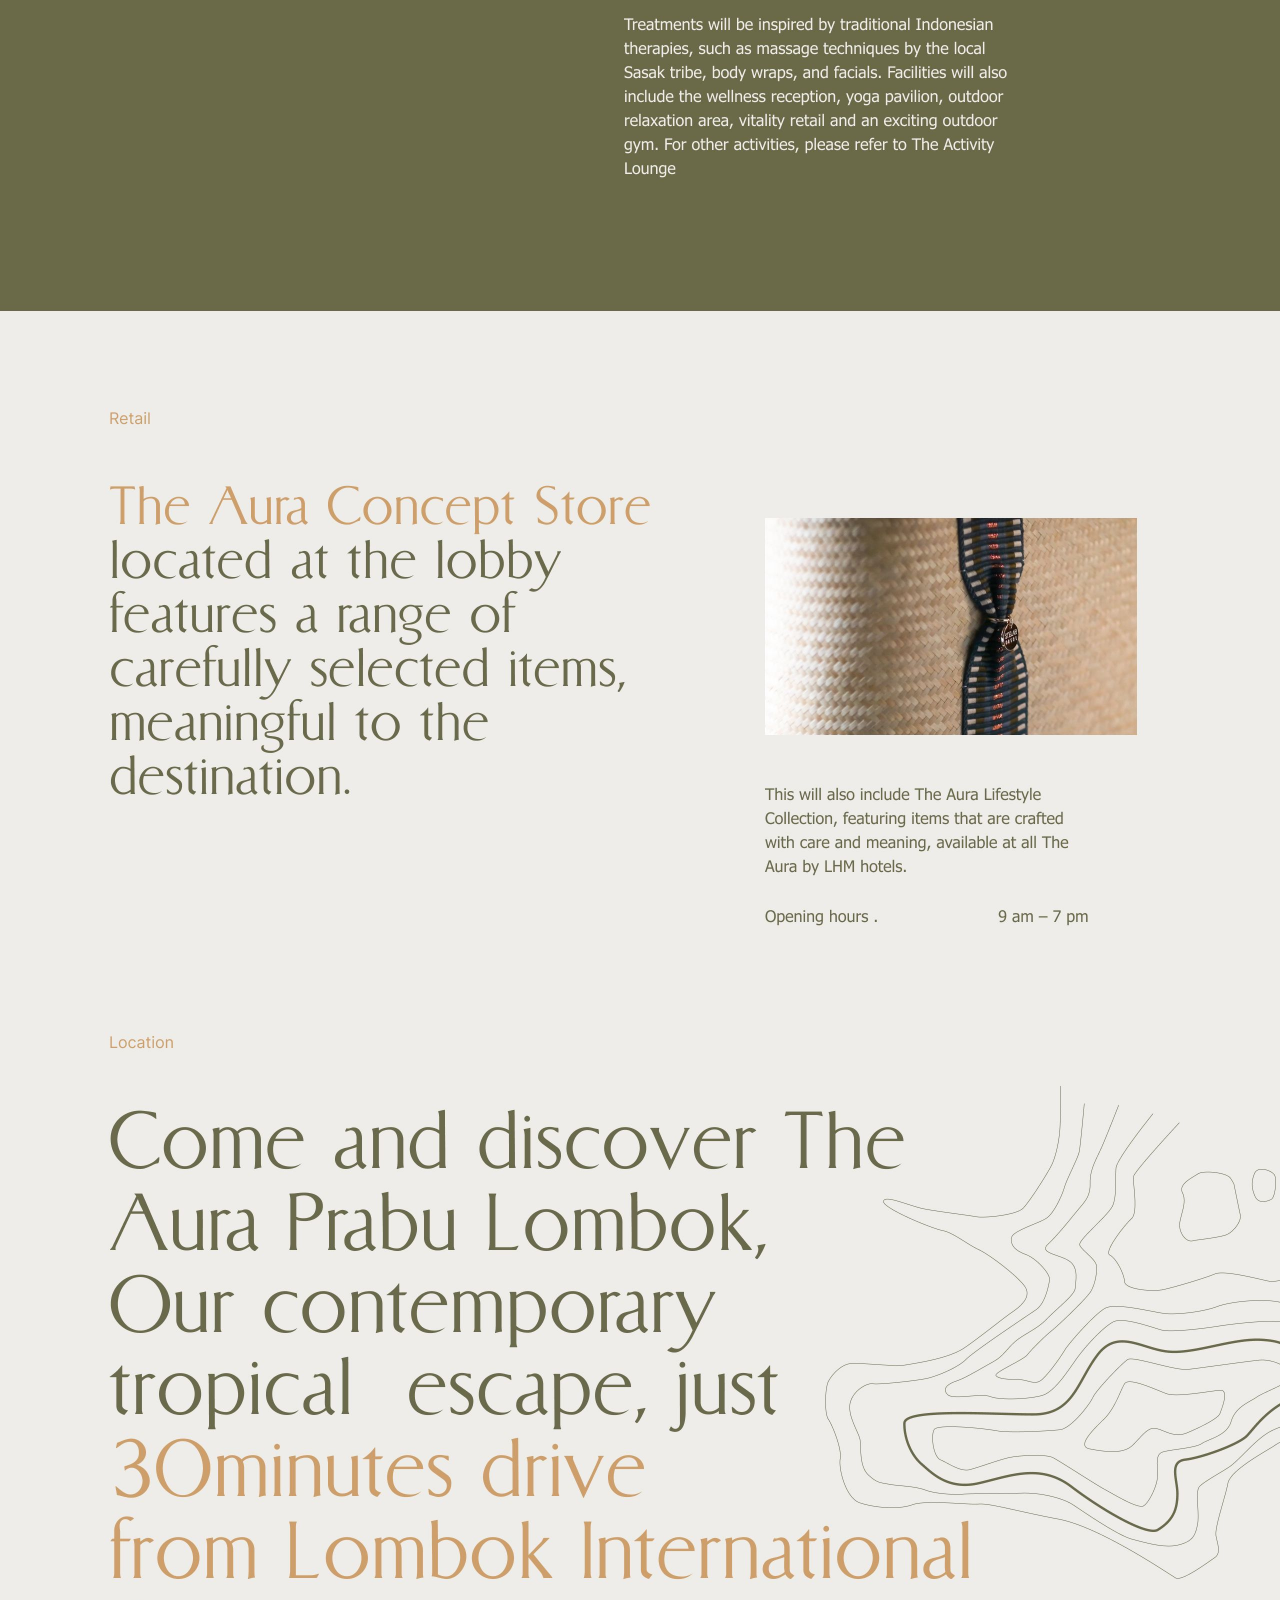
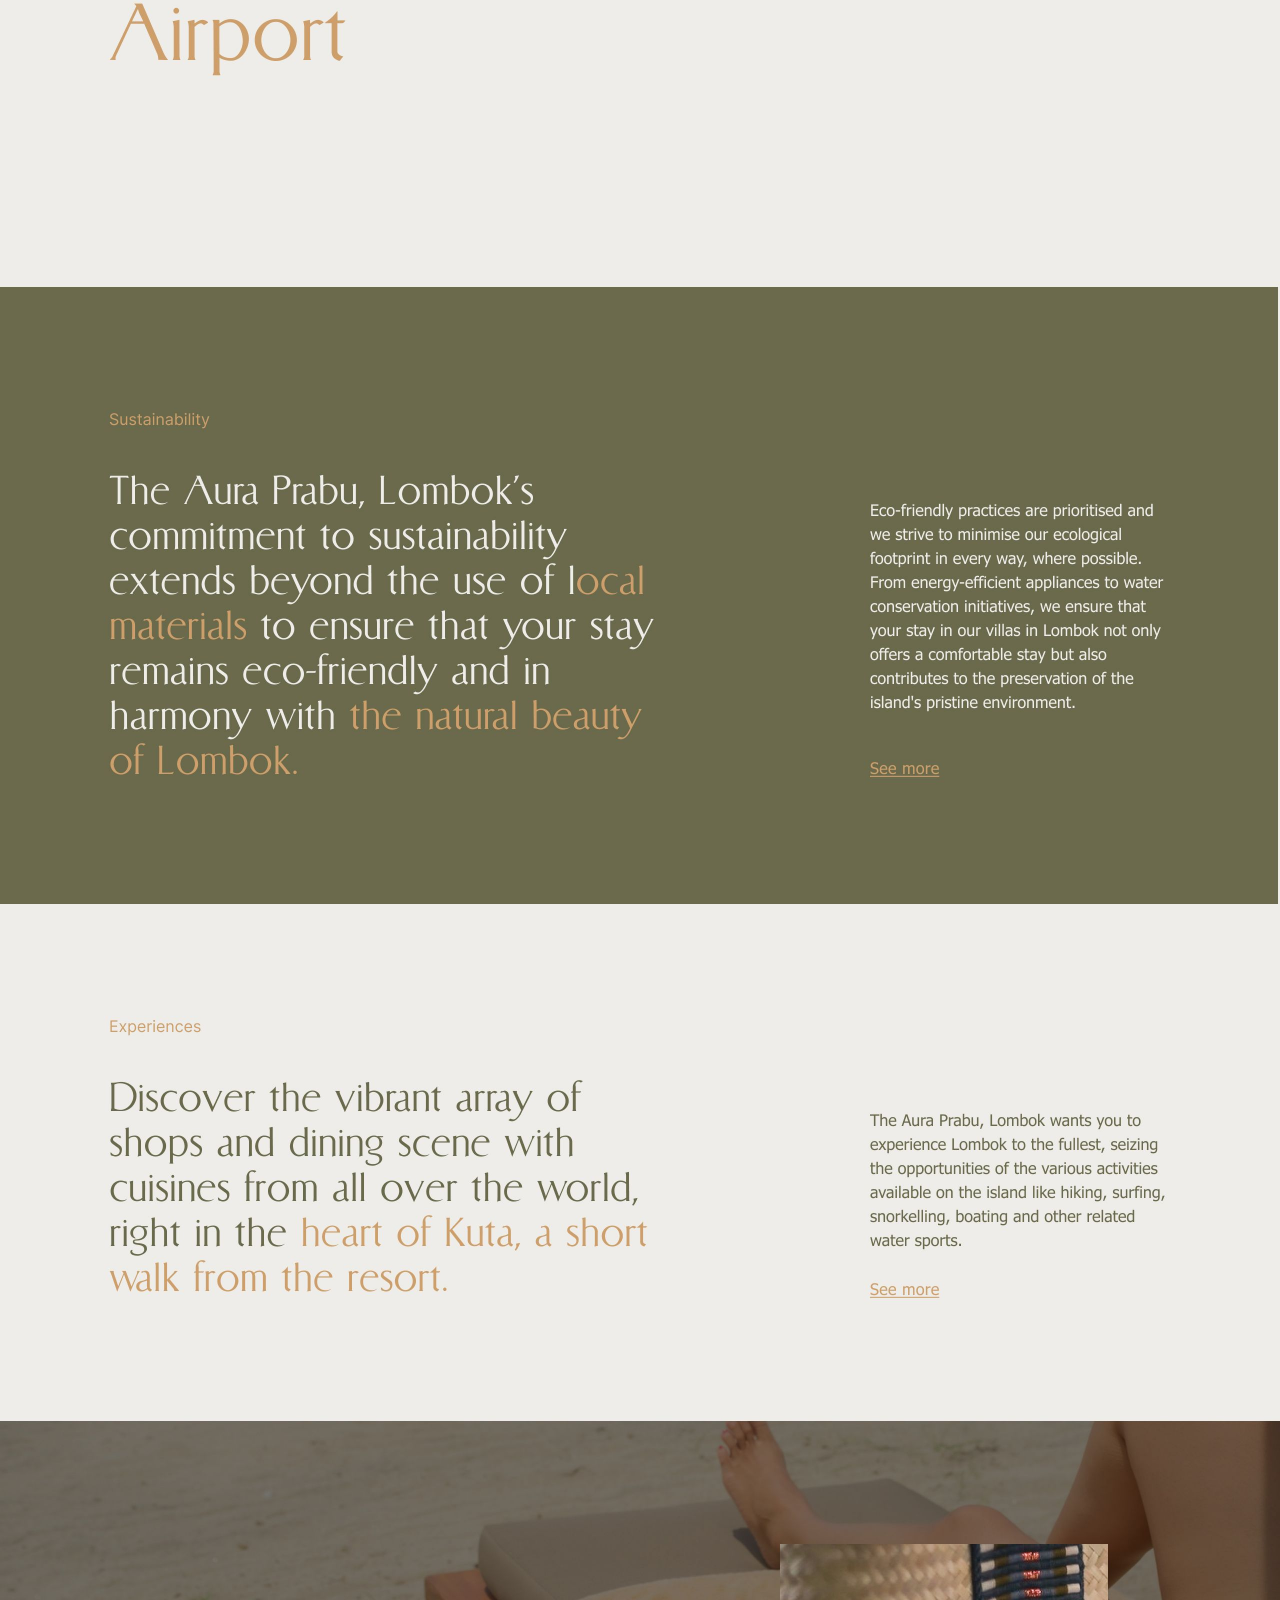
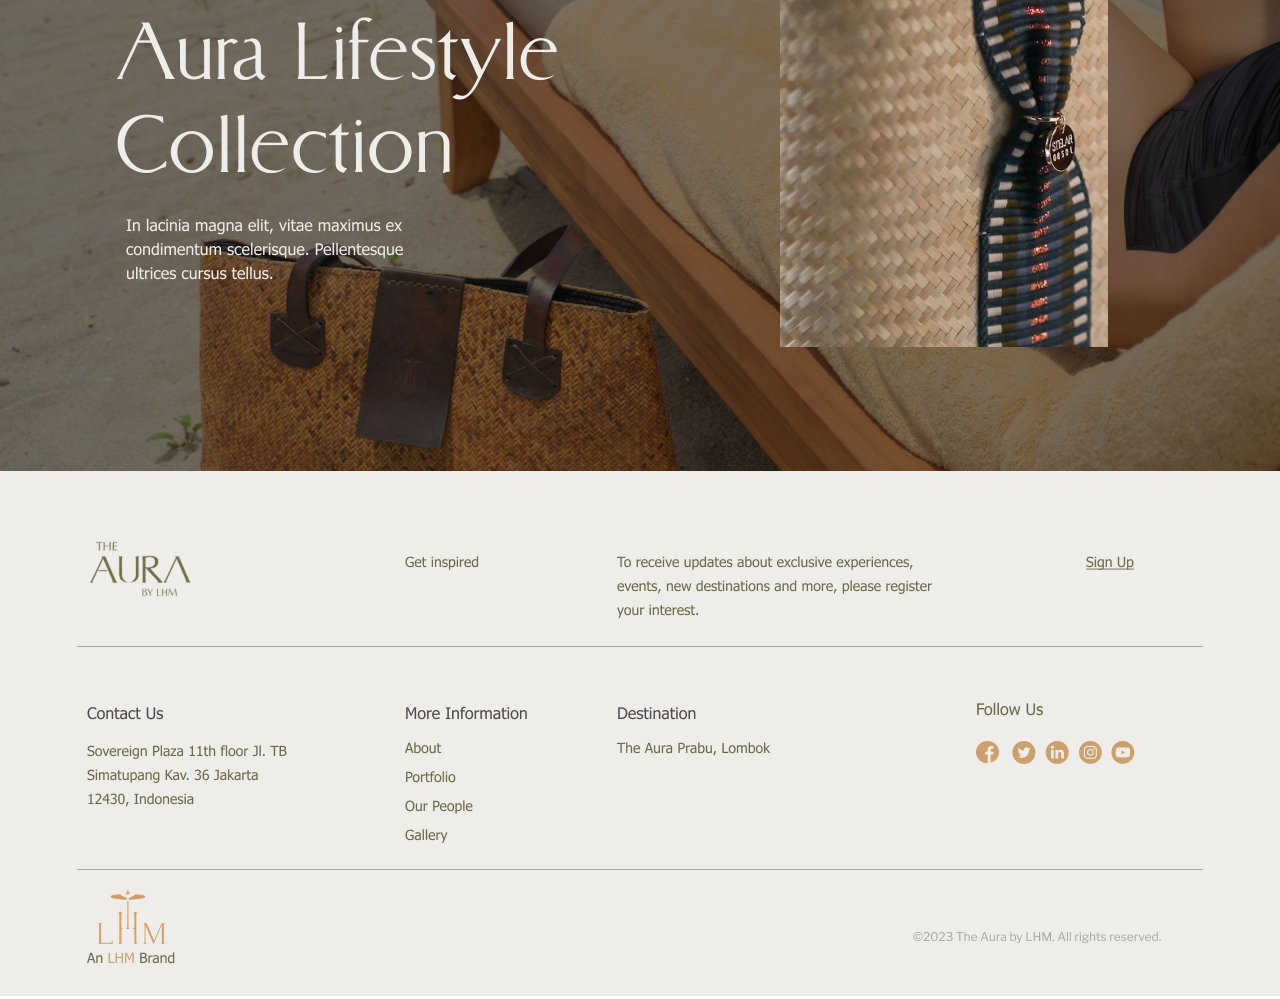
<file: aura-prabu.html>
<!DOCTYPE html>
<html lang="en">
<head>
    <meta charset="UTF-8">
    <meta name="viewport" content="width=device-width, initial-scale=1.0">
    <title>The Aura Prabu - Preview</title>
    <link rel="stylesheet" href="./styles/style.css">
</head>
<body>
    <!-- <img src="assets/img/The Aura prabu, Lombok.jpg" class="img-page" alt=""> -->
    <img src="assets/img/The Aura prabu, Lombok - Copy.jpg" class="img-page" alt="">
</body>
</html>
</file>
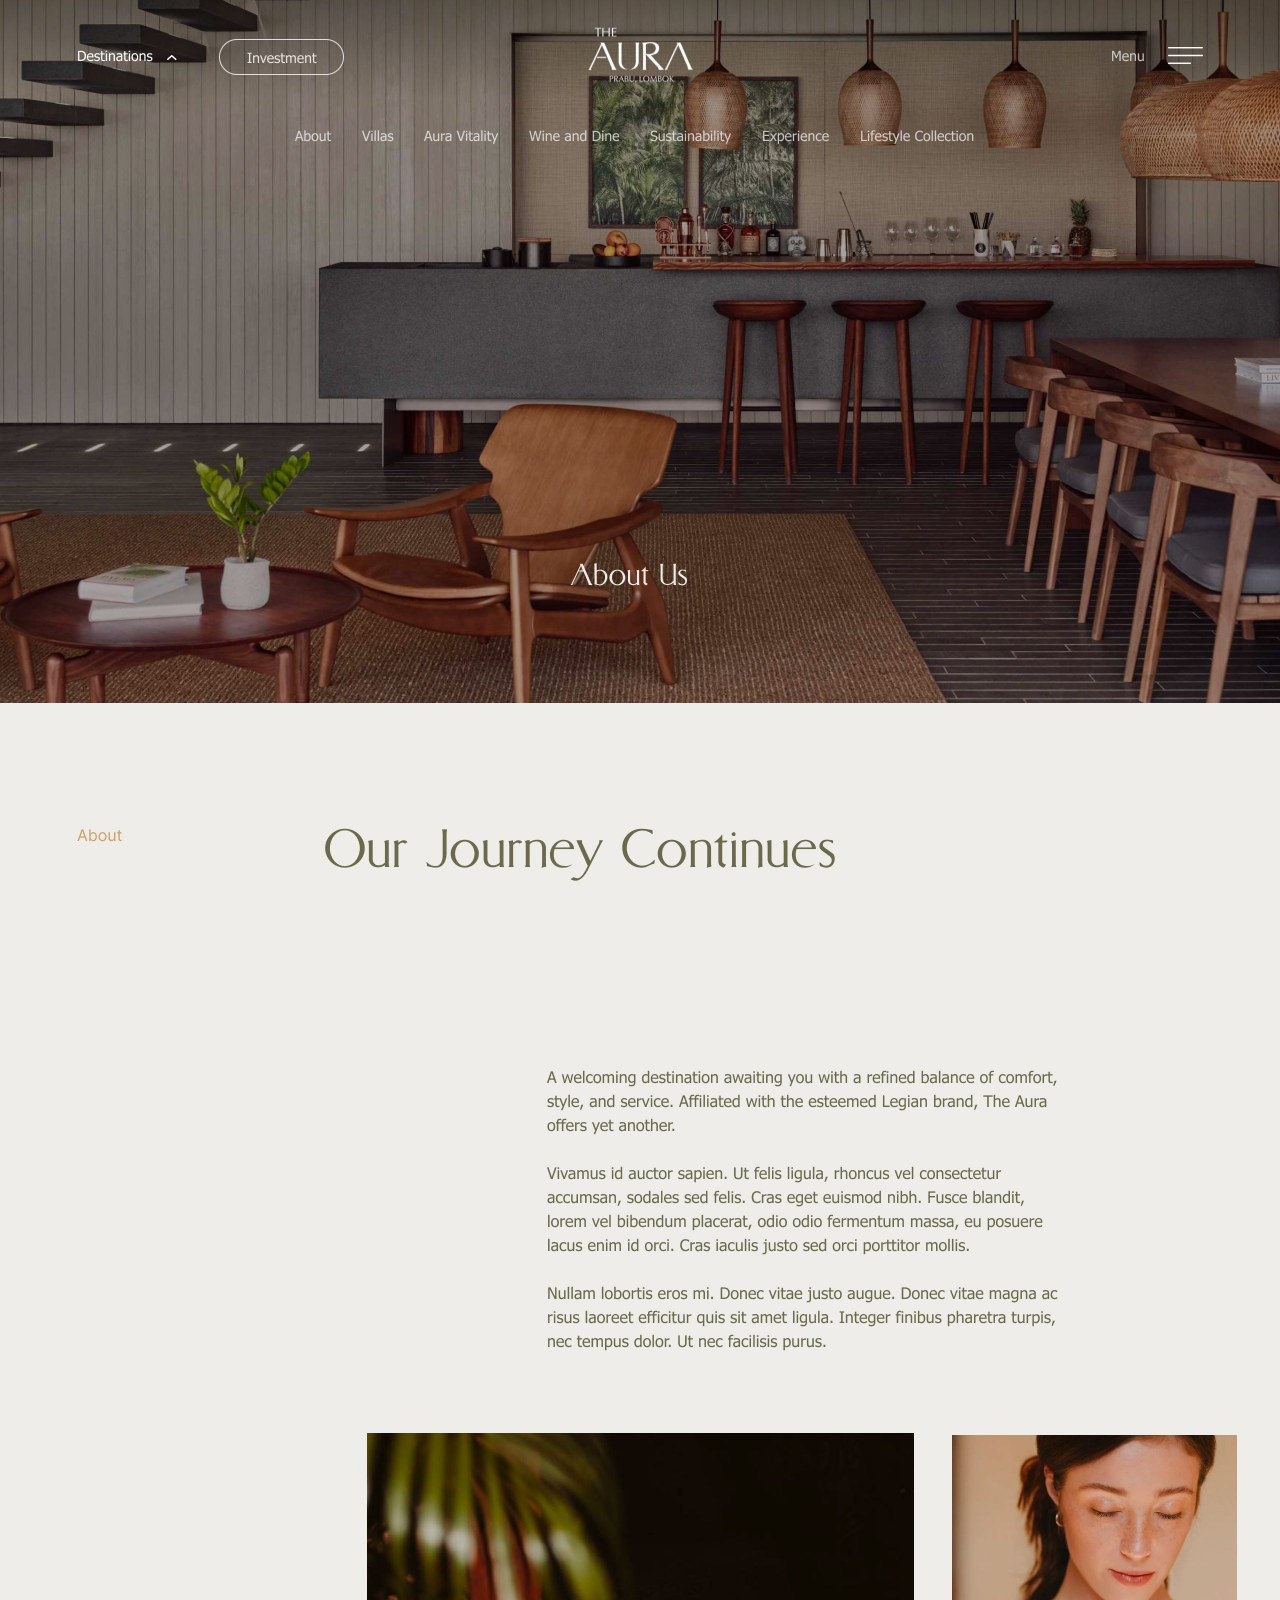
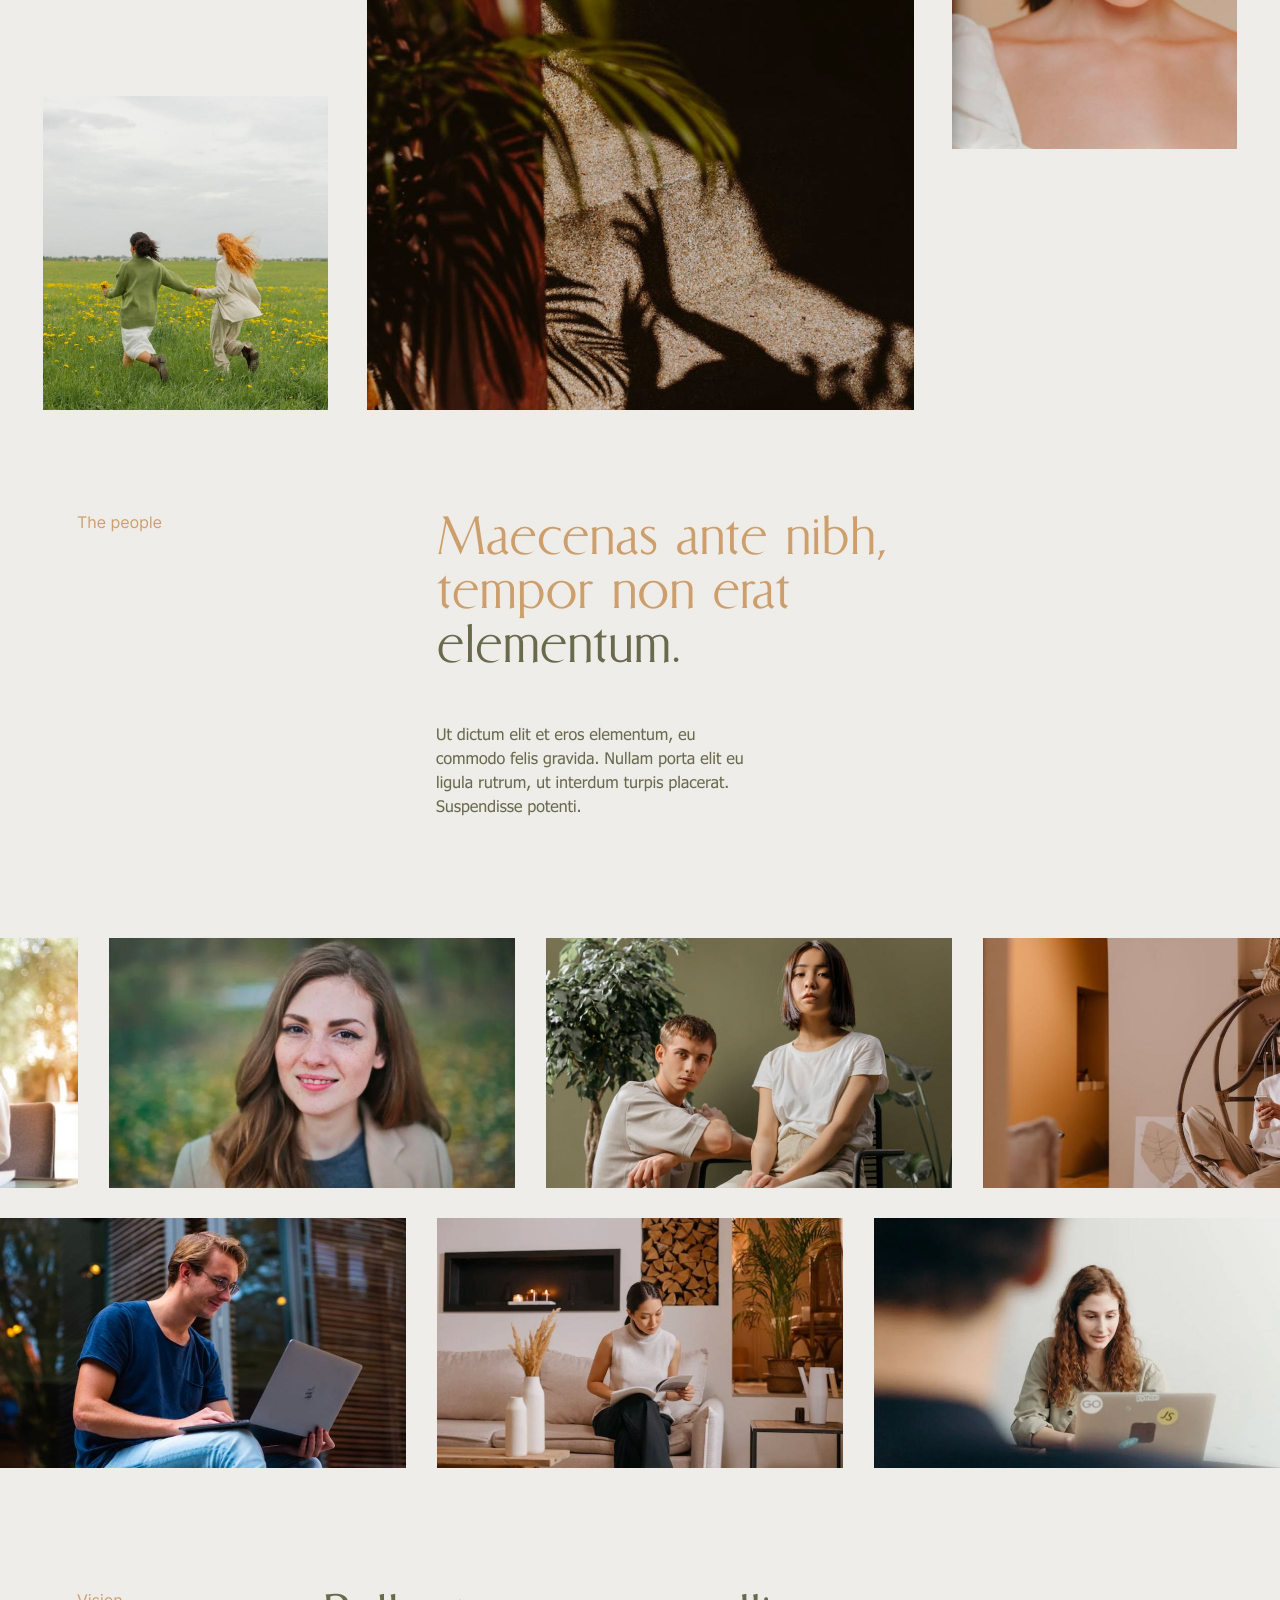
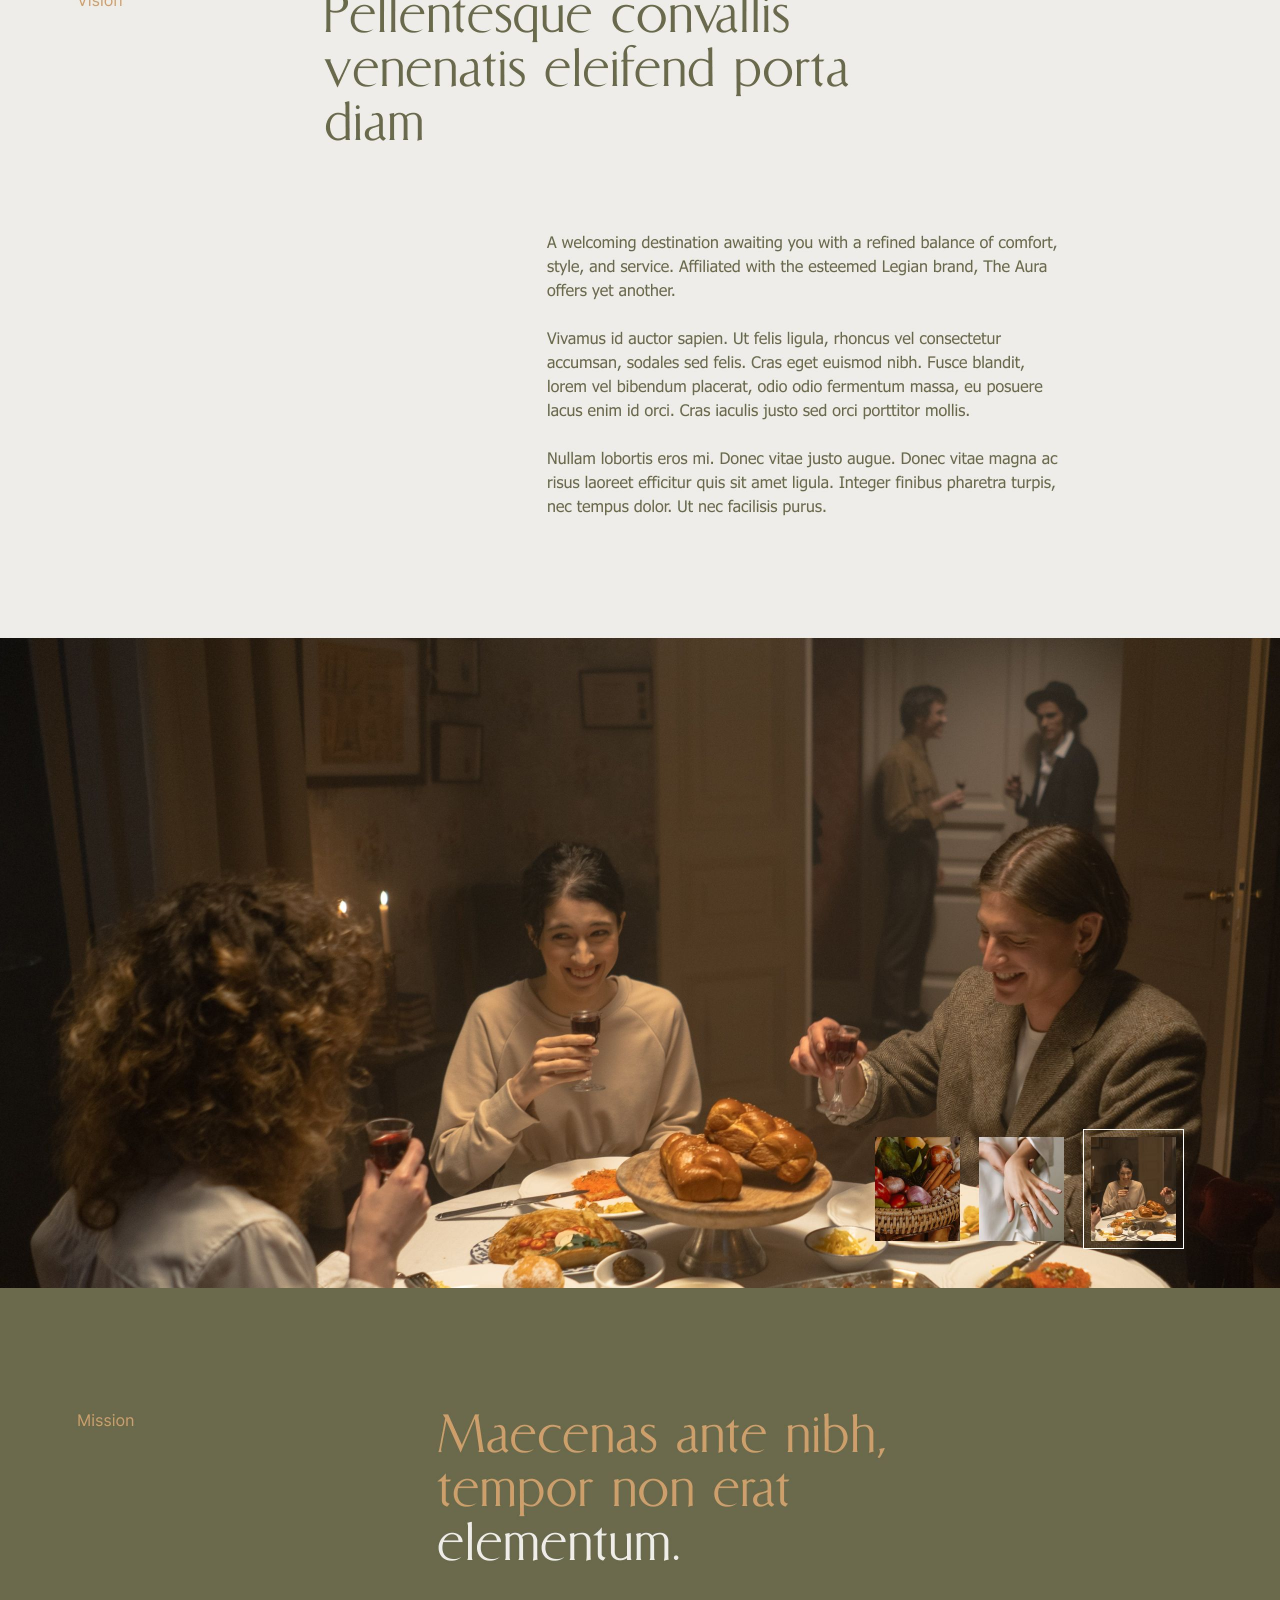
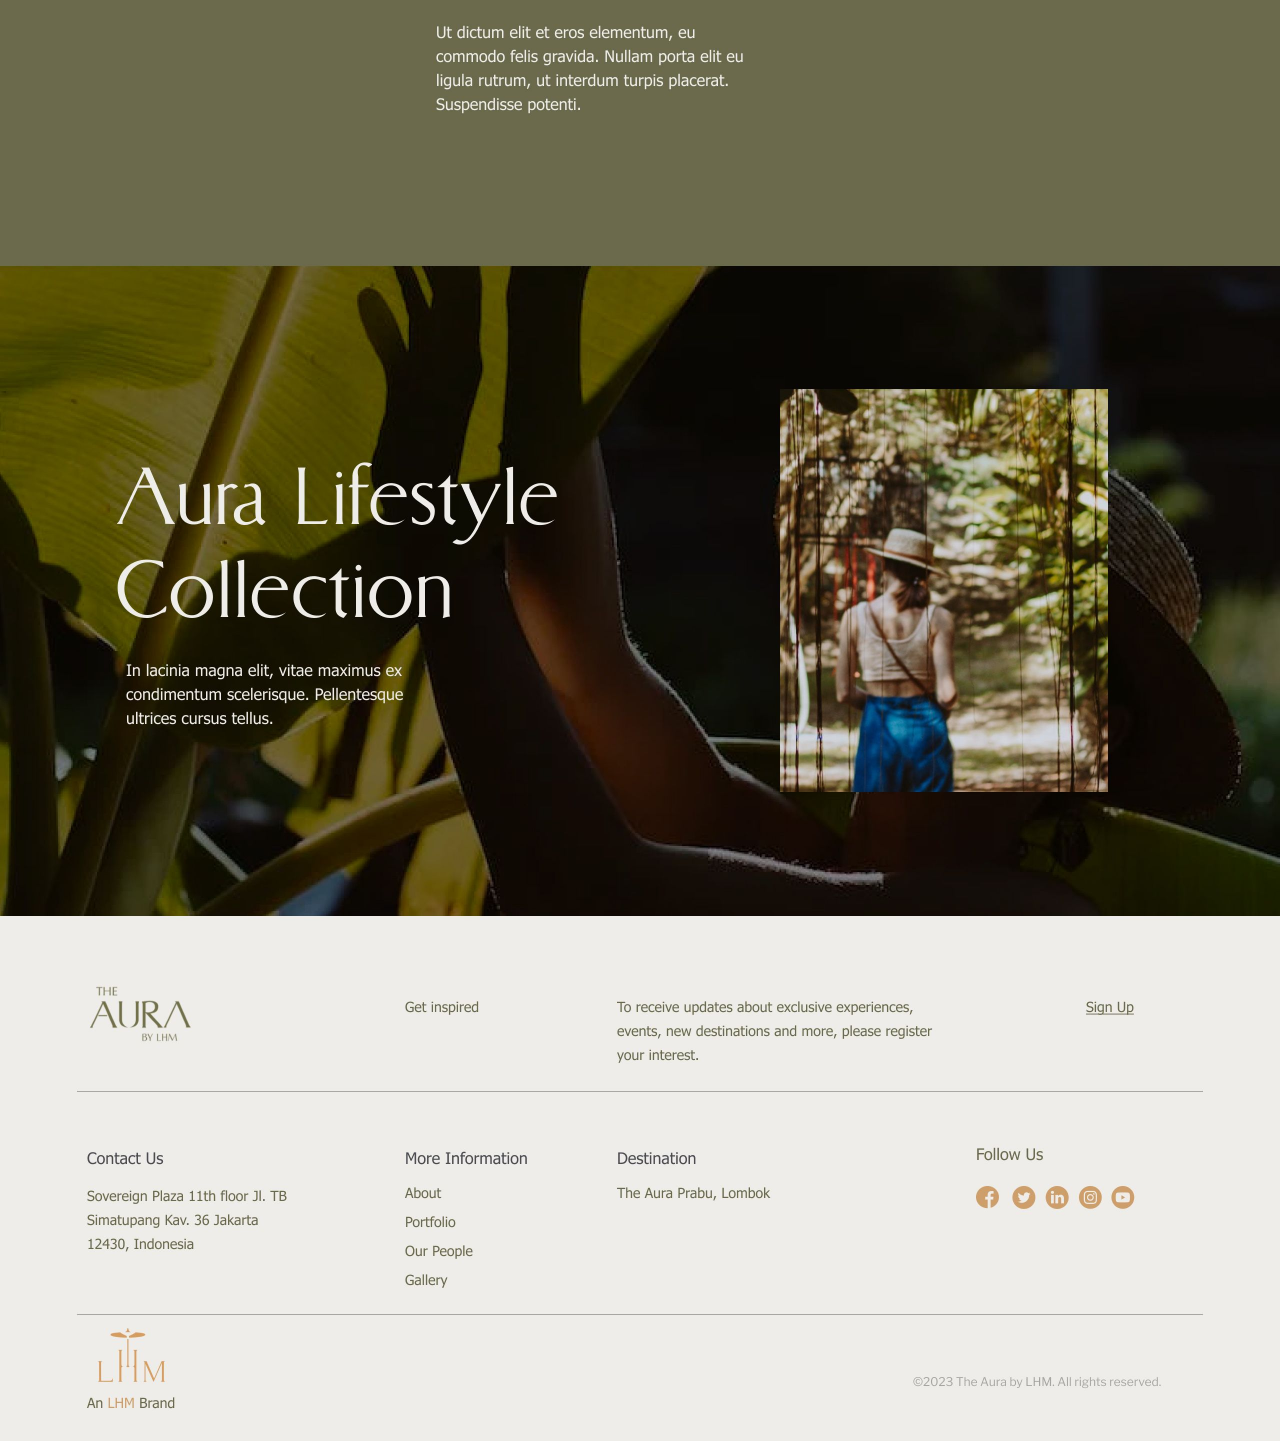
<file: prabu/about-us.html>
<!DOCTYPE html>
<html lang="en">
<head>
    <meta charset="UTF-8">
    <meta name="viewport" content="width=device-width, initial-scale=1.0">
    <title>The Aura Prabu - Preview</title>
    <link rel="stylesheet" href="../styles/style.css">
</head>
<body>
    <!-- <img src="assets/img/The Aura prabu, Lombok.jpg" class="img-page" alt=""> -->
    <img src="../assets/img/The Aura Prabu, Lombok_About Us.jpg" class="img-page" alt="">
</body>
</html>
</file>
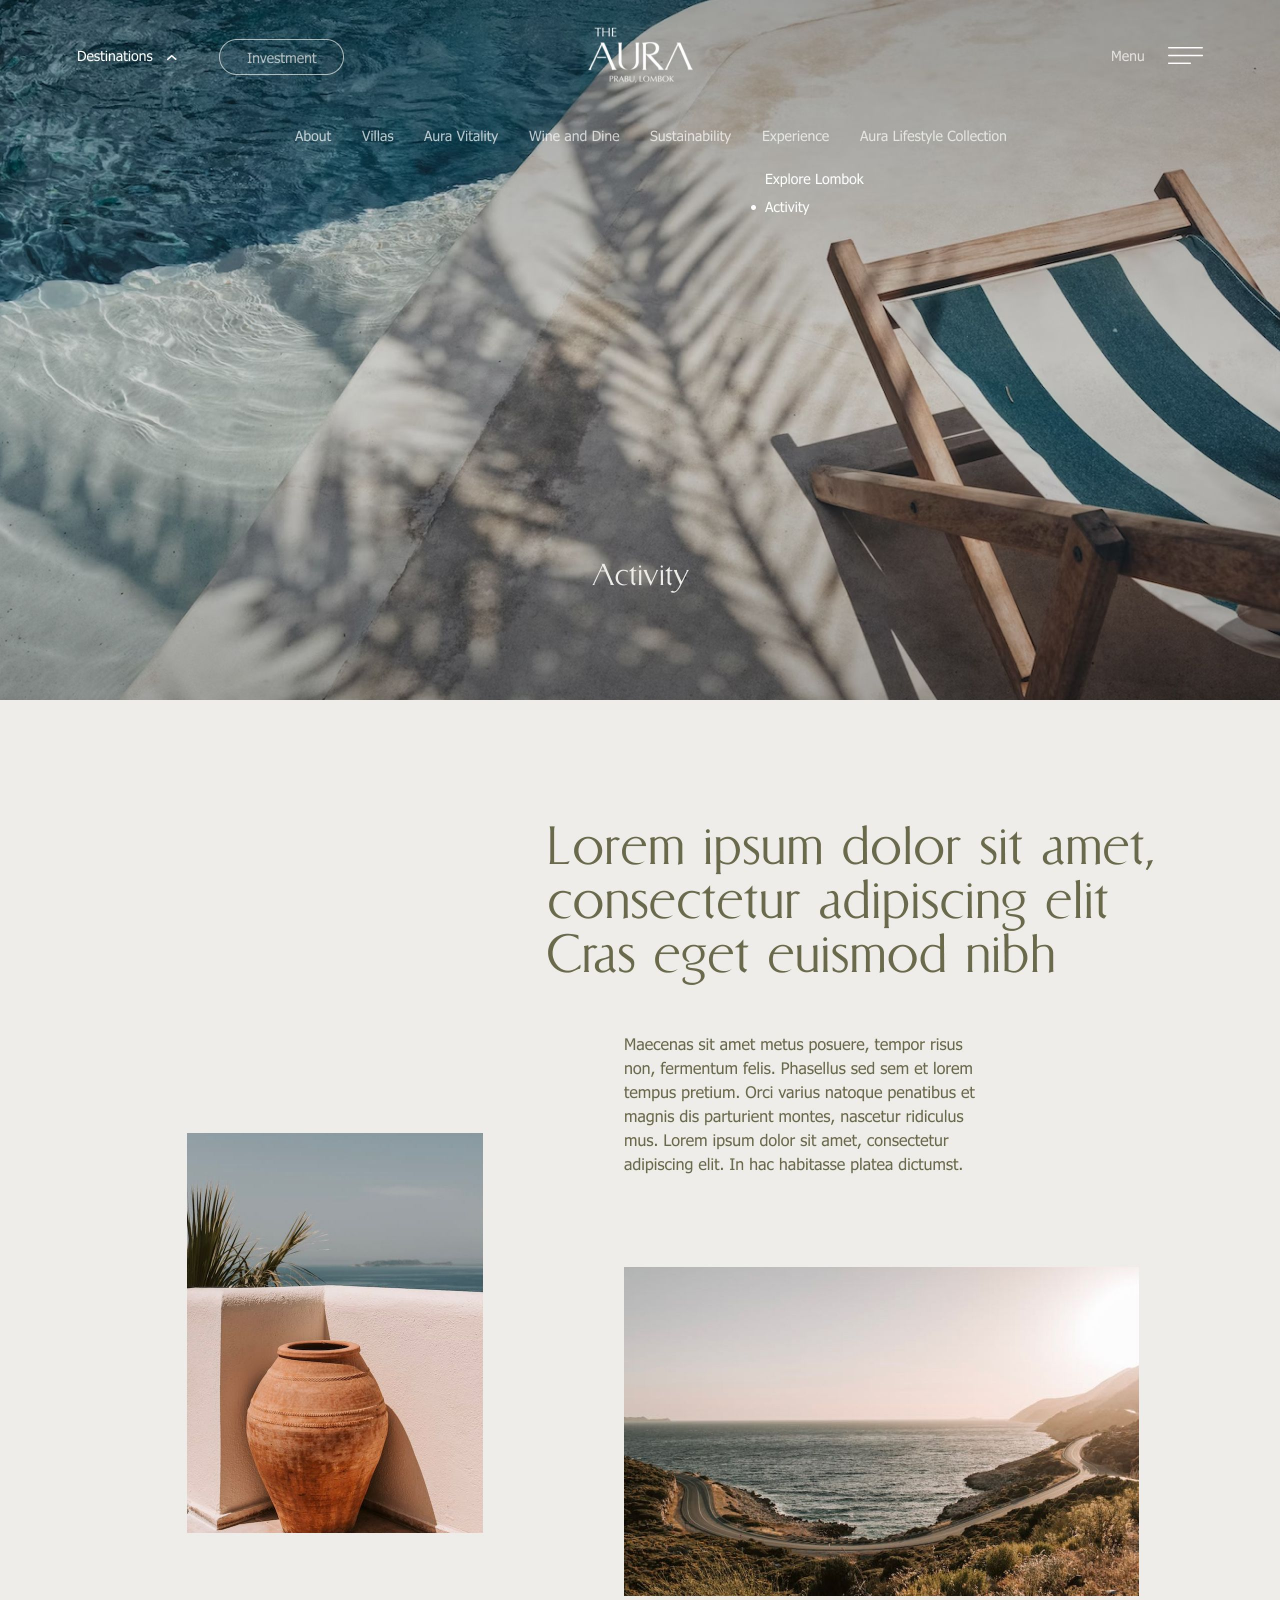
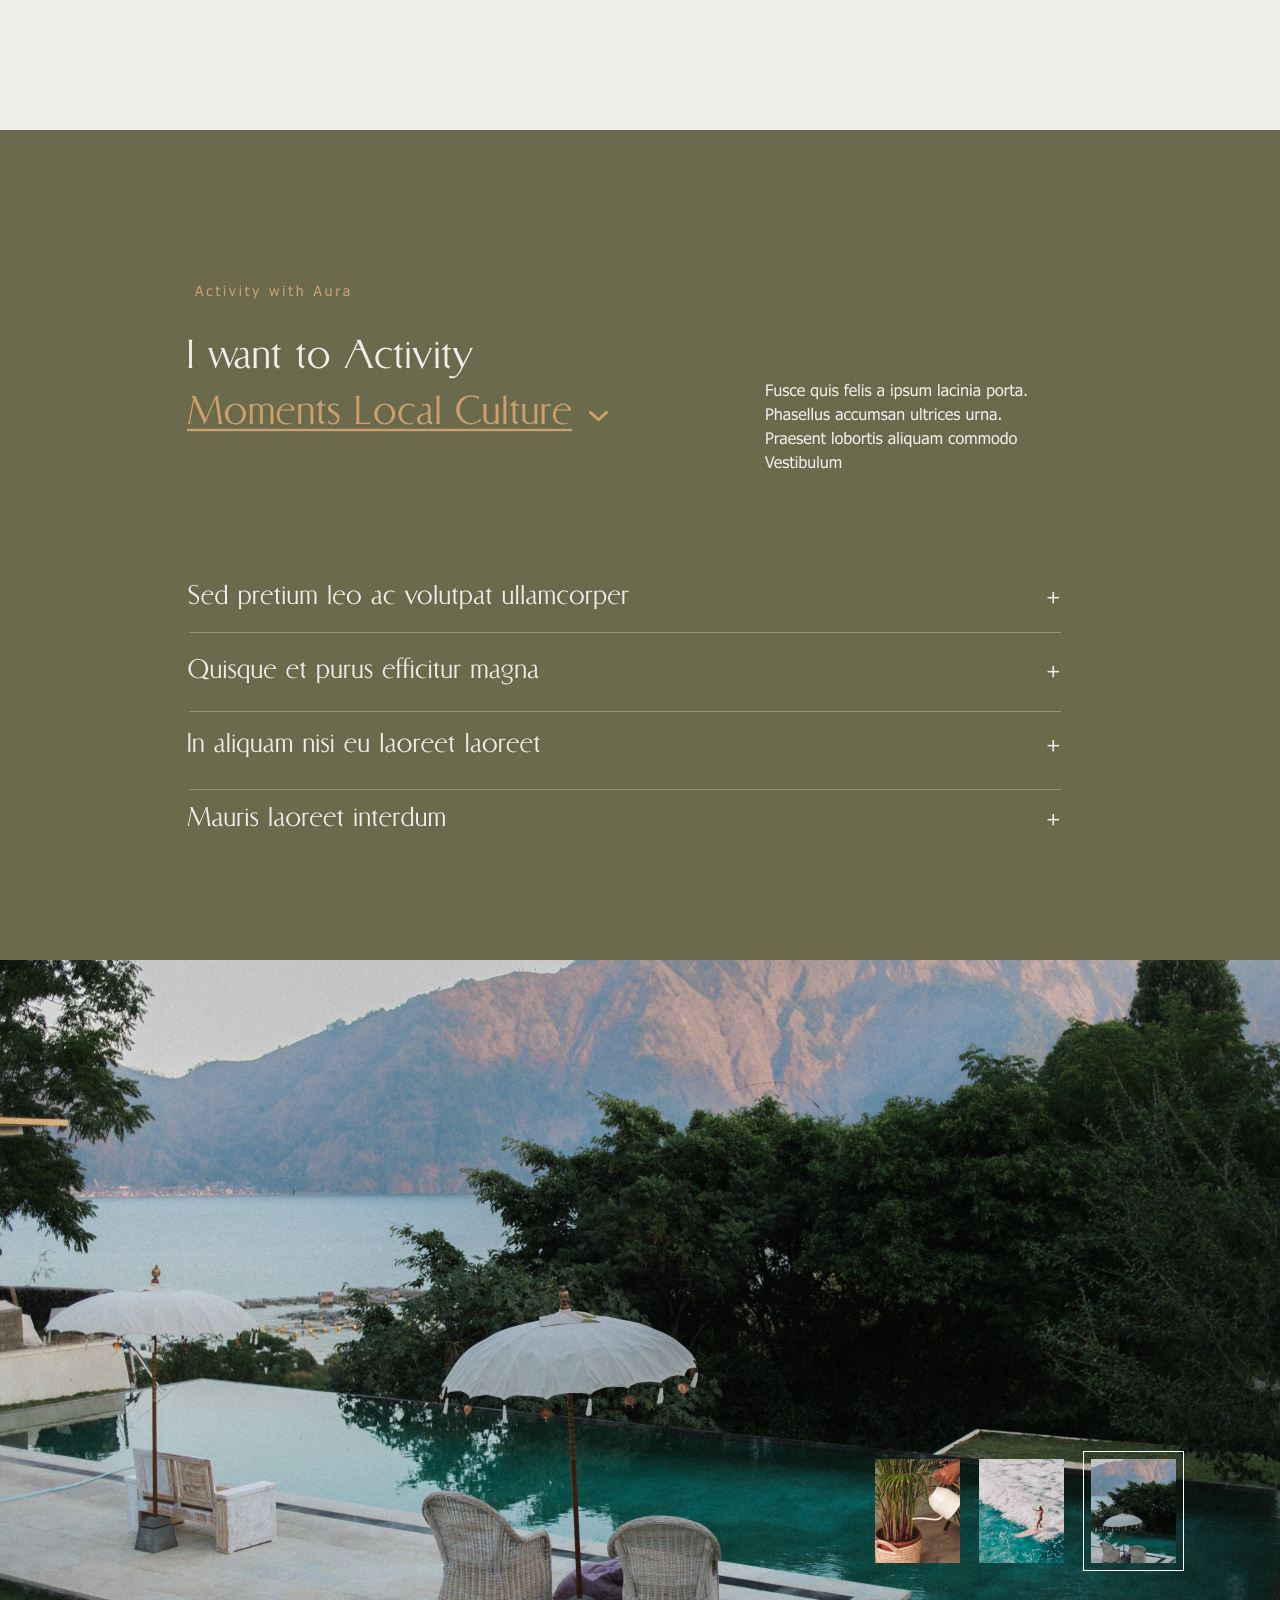
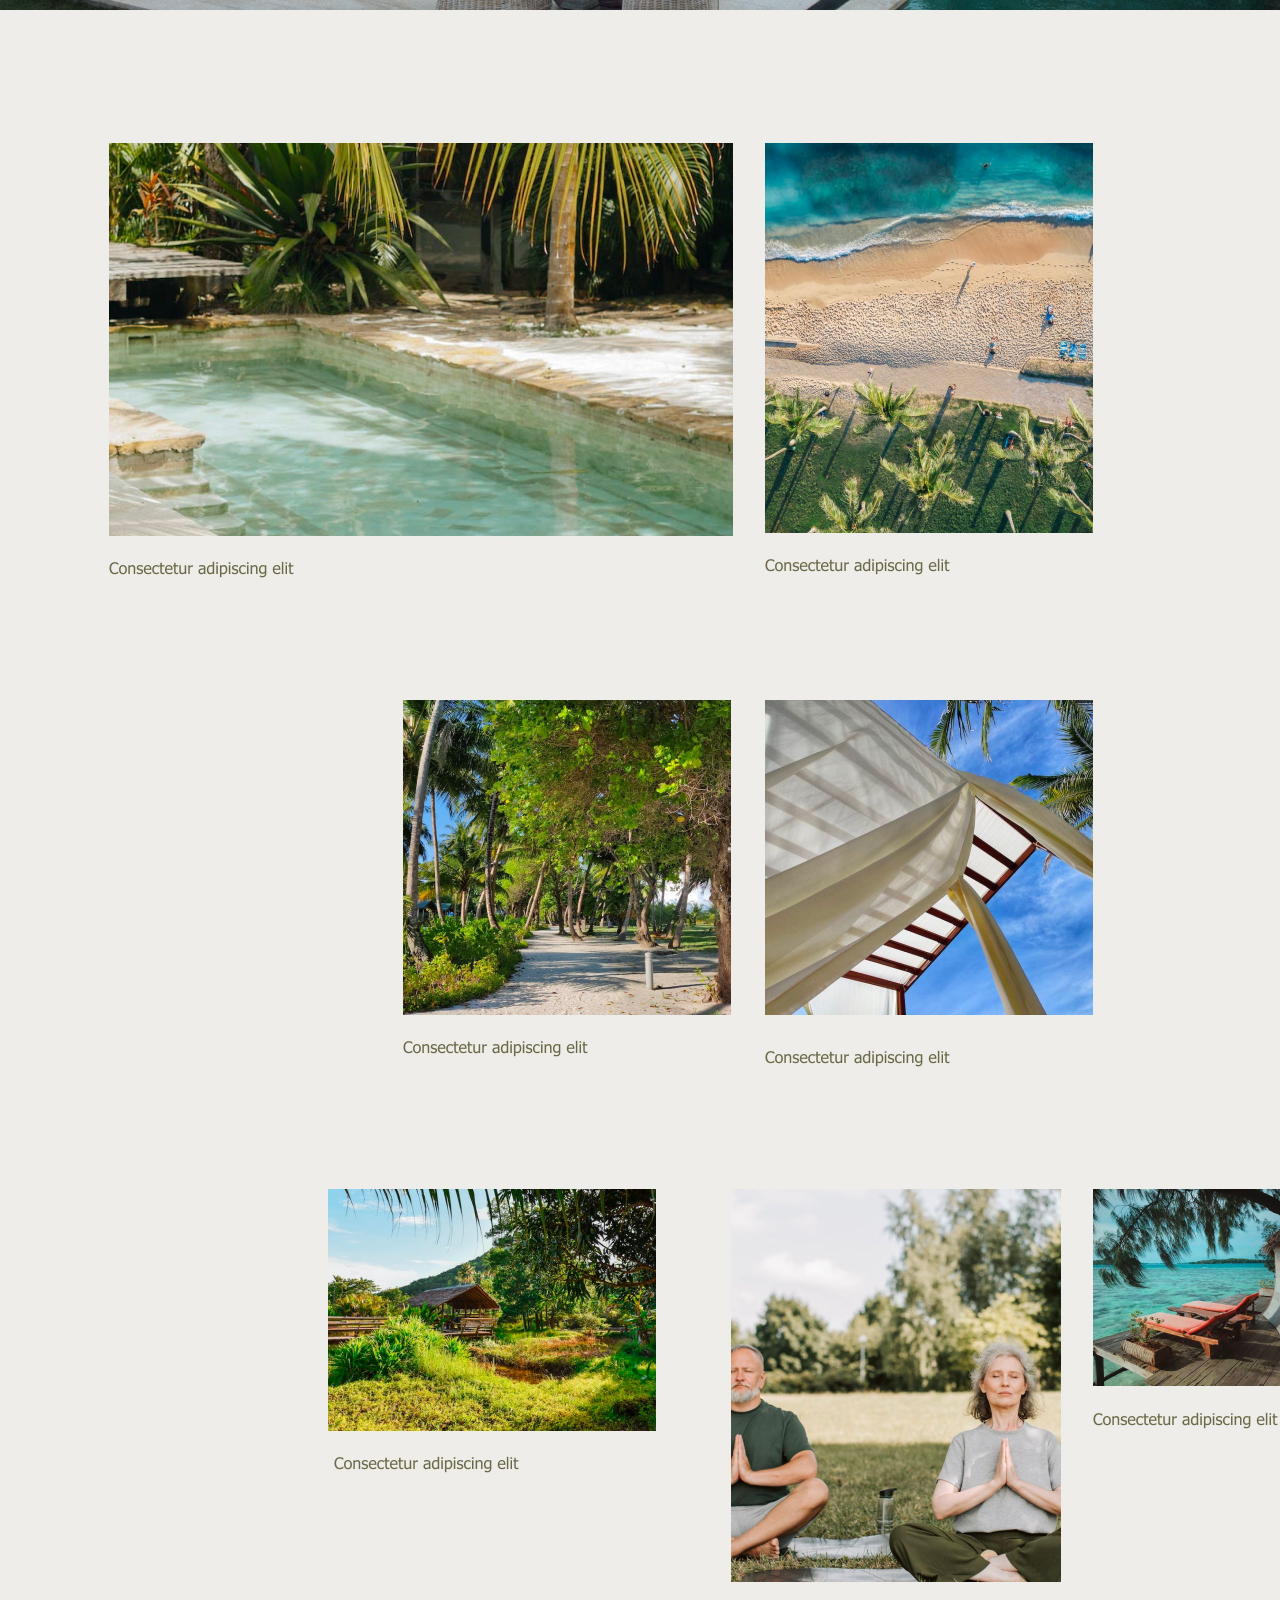
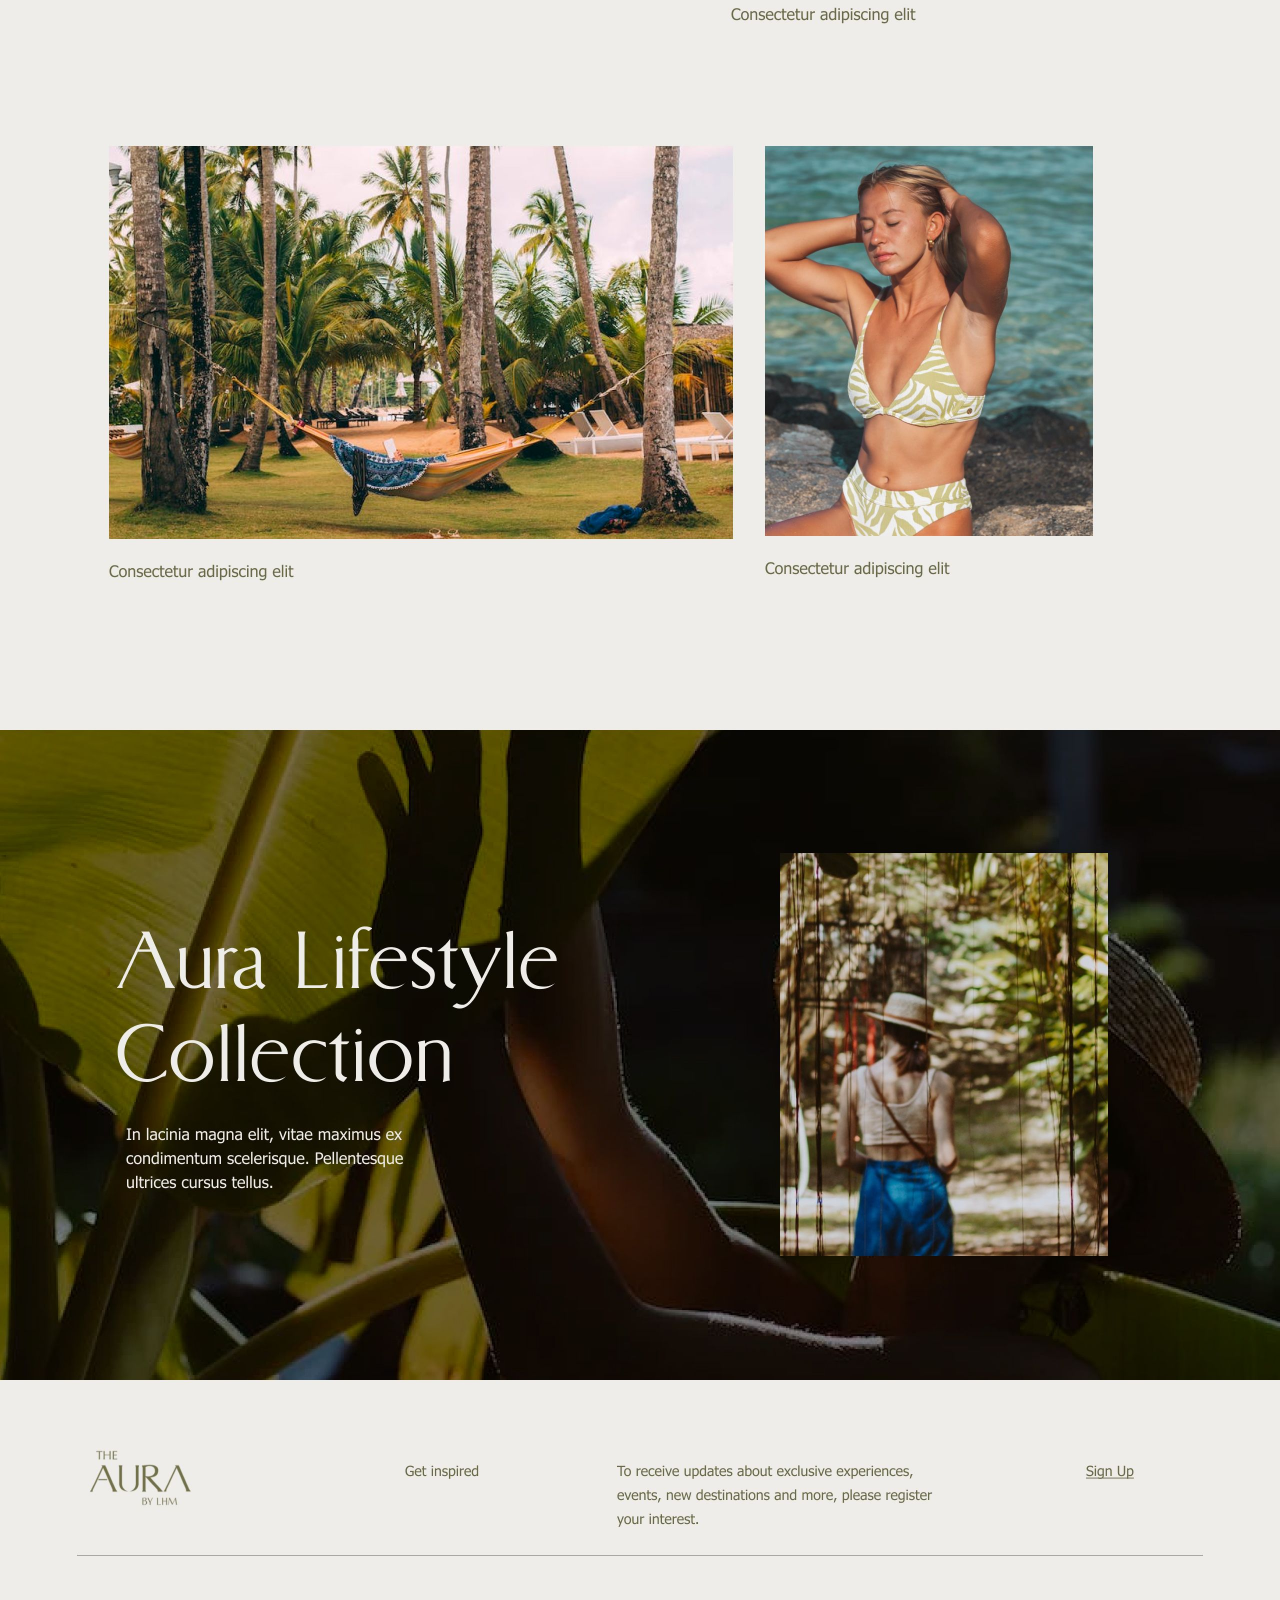
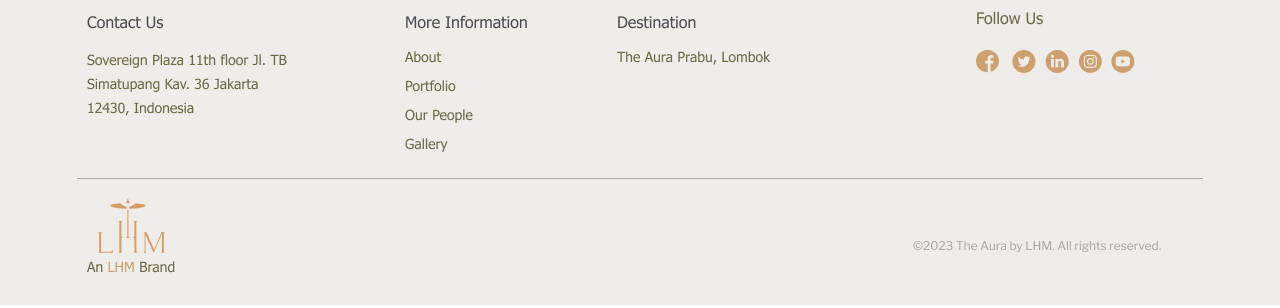
<file: prabu/activity.html>
<!DOCTYPE html>
<html lang="en">
<head>
    <meta charset="UTF-8">
    <meta name="viewport" content="width=device-width, initial-scale=1.0">
    <title>The Aura Prabu - Preview</title>
    <link rel="stylesheet" href="../styles/style.css">
</head>
<body>
    <!-- <img src="assets/img/The Aura prabu, Lombok.jpg" class="img-page" alt=""> -->
    <img src="../assets/img/The Aura Prabu, Lombok_Activity.jpg" class="img-page" alt="">
</body>
</html>
</file>
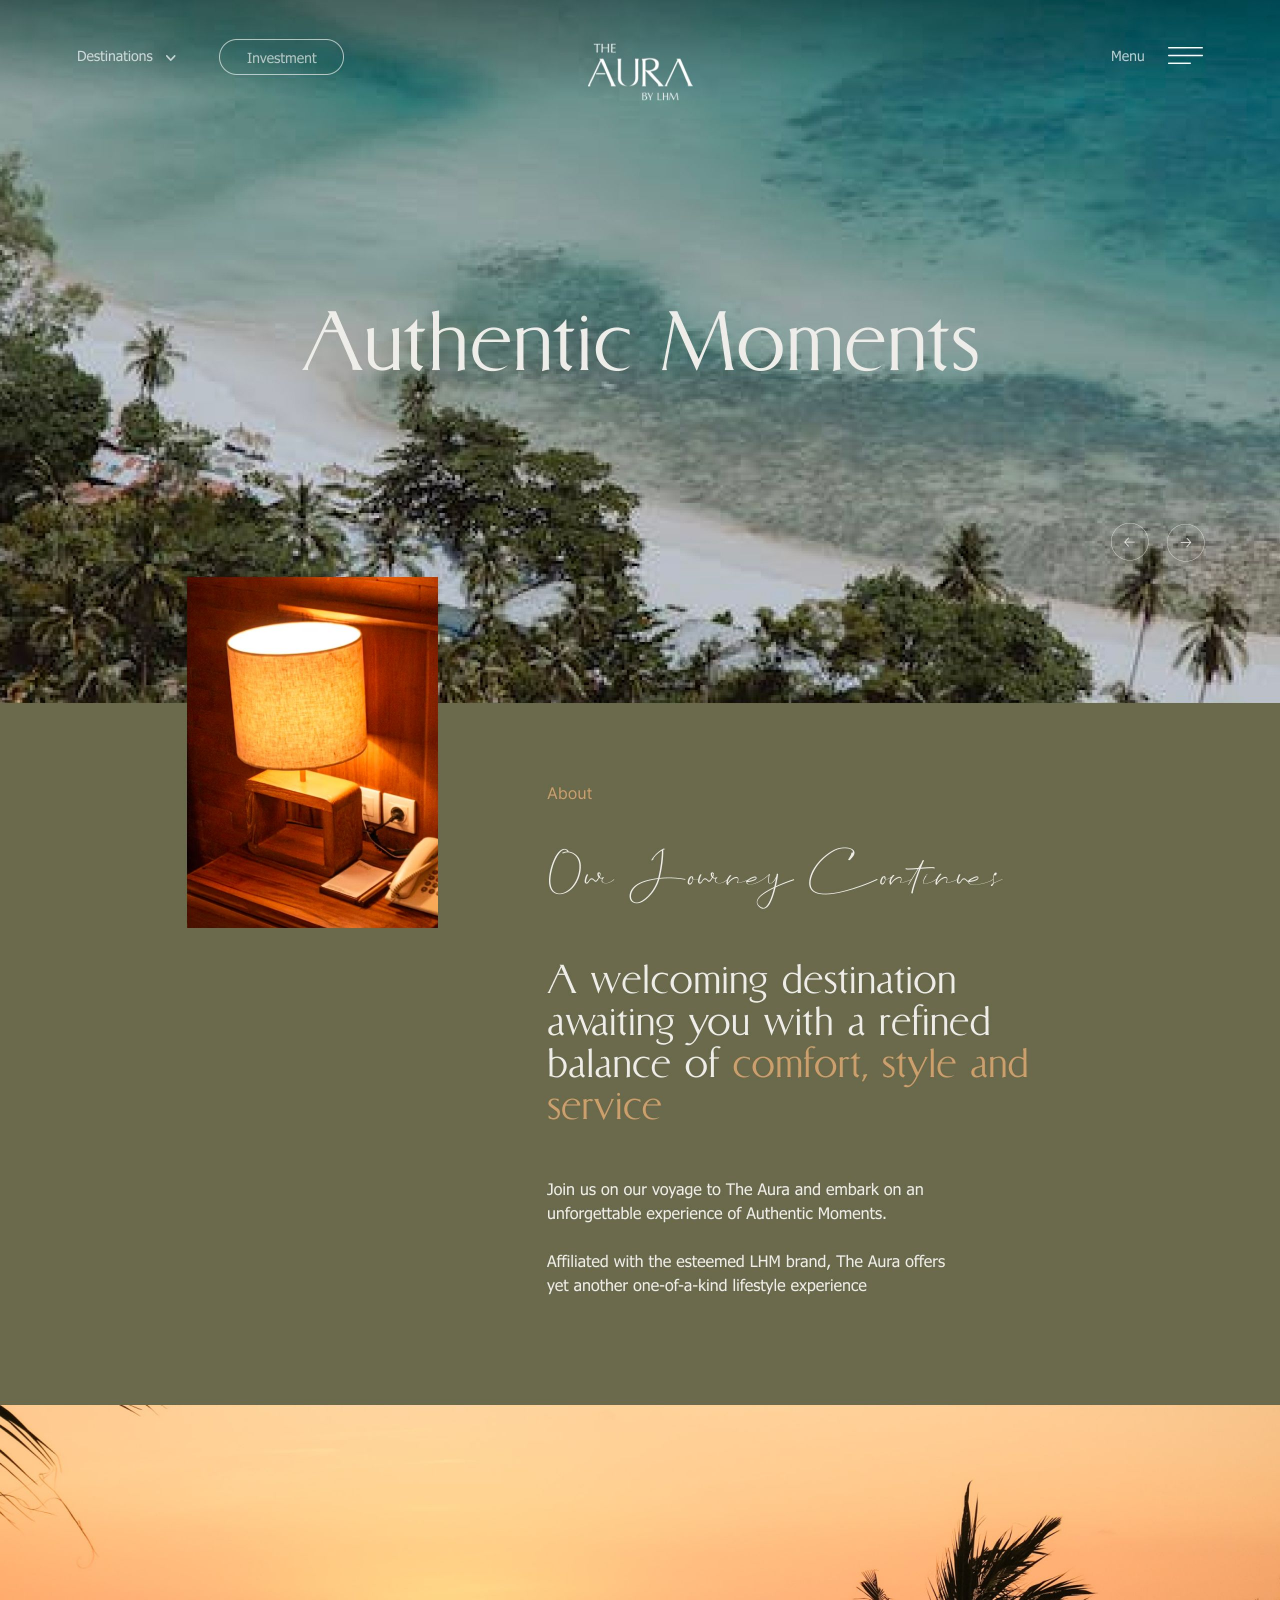
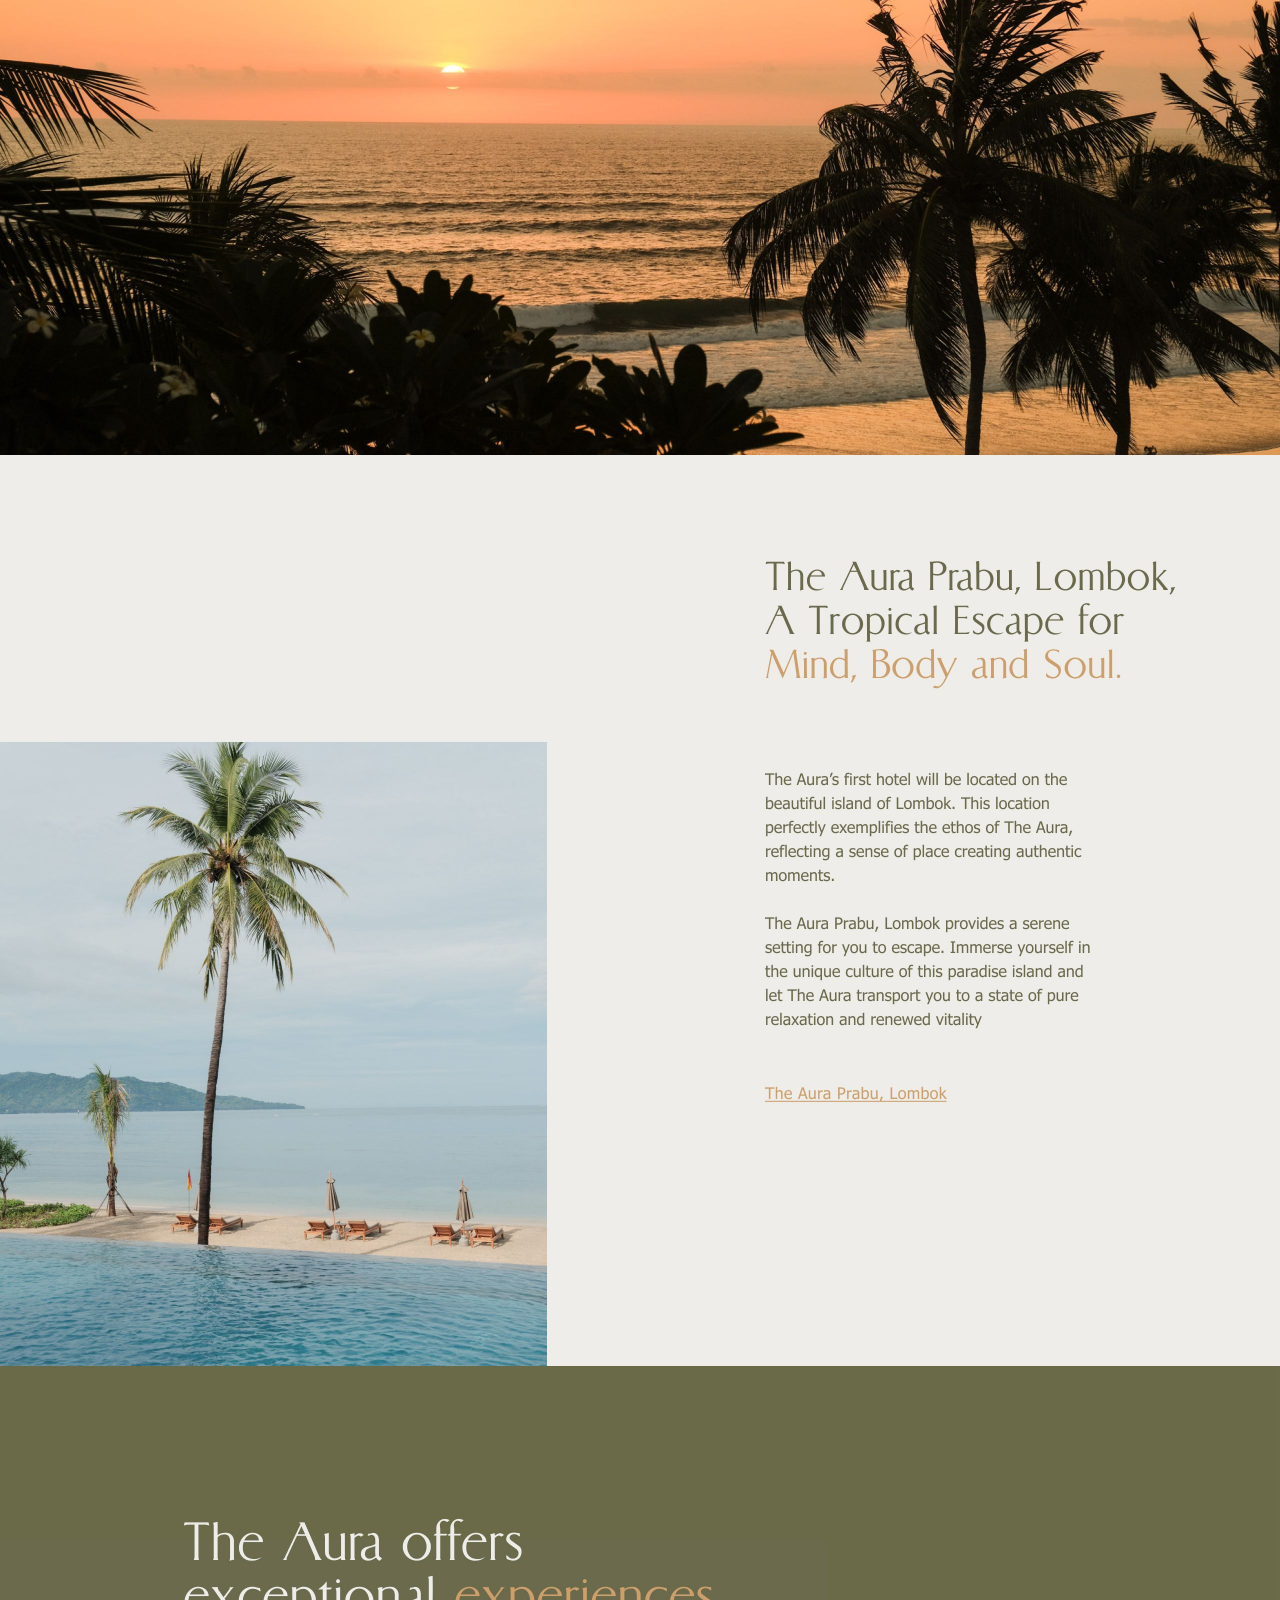
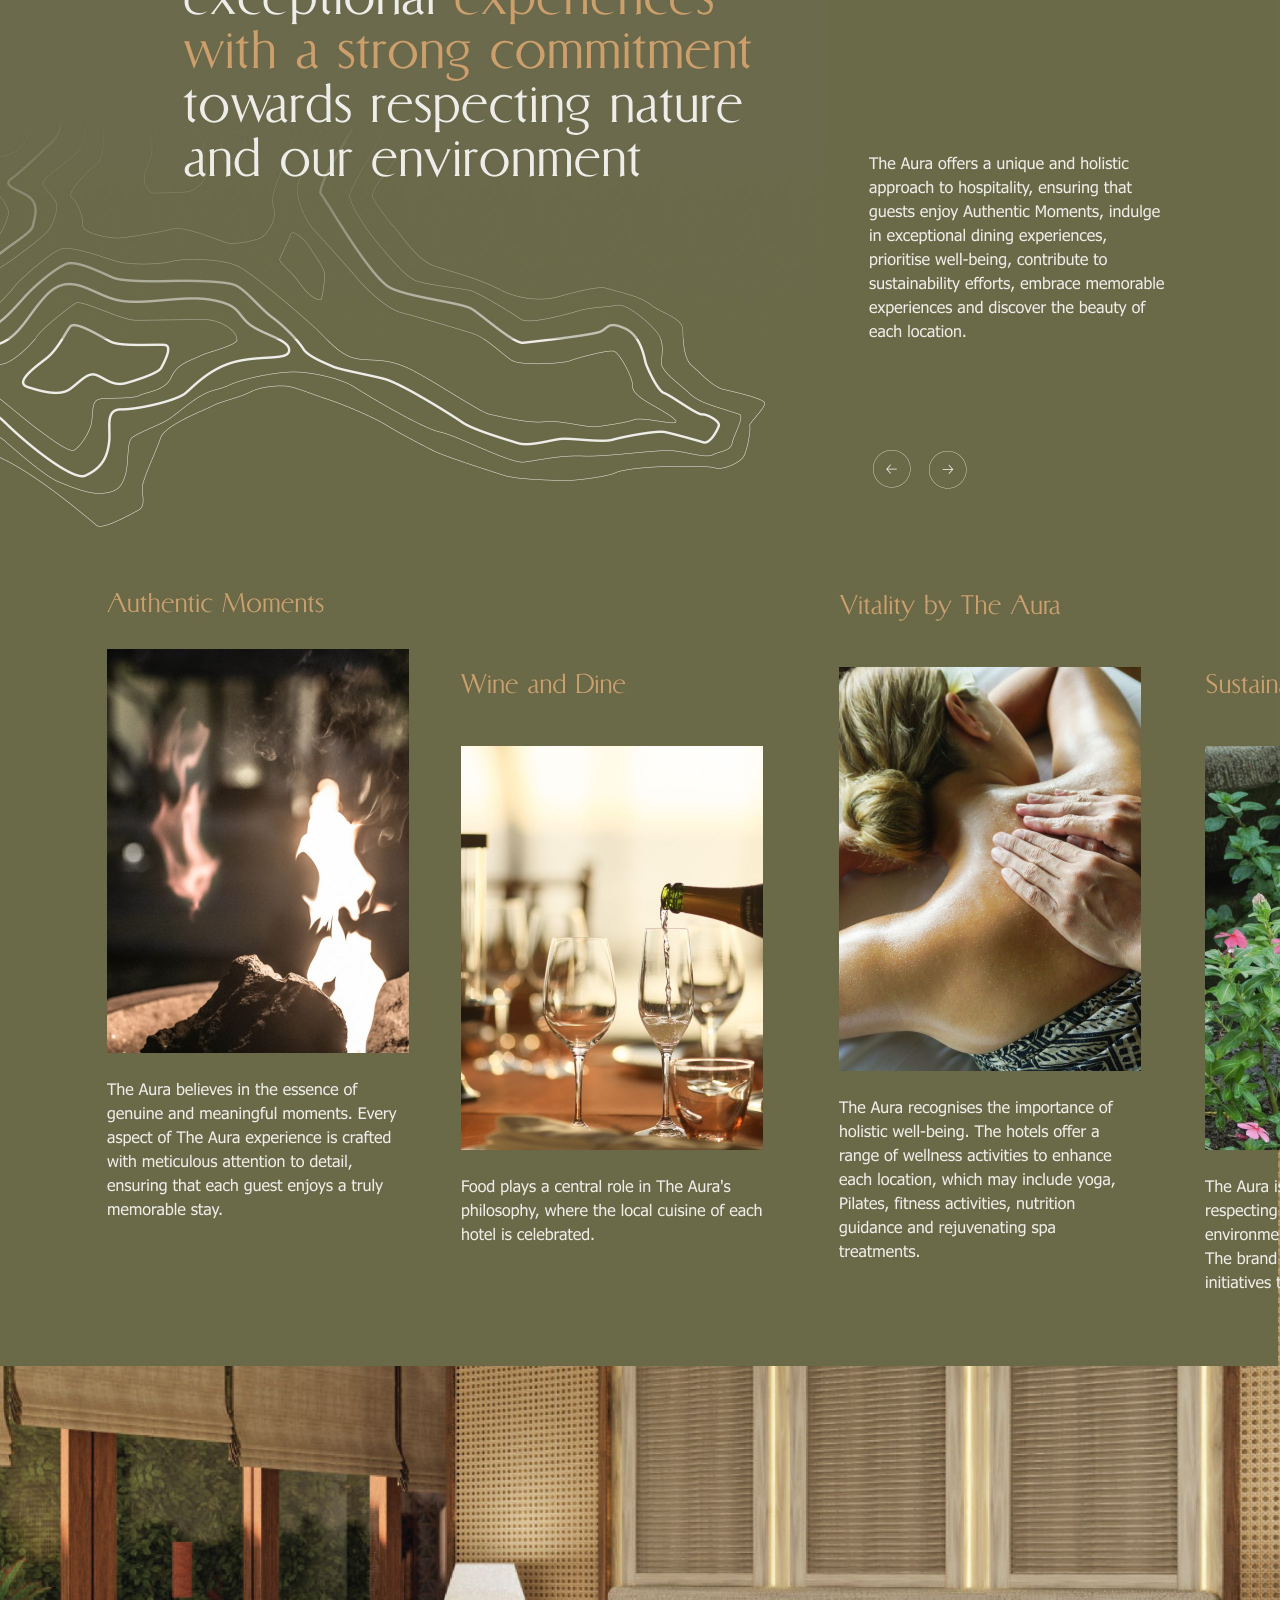
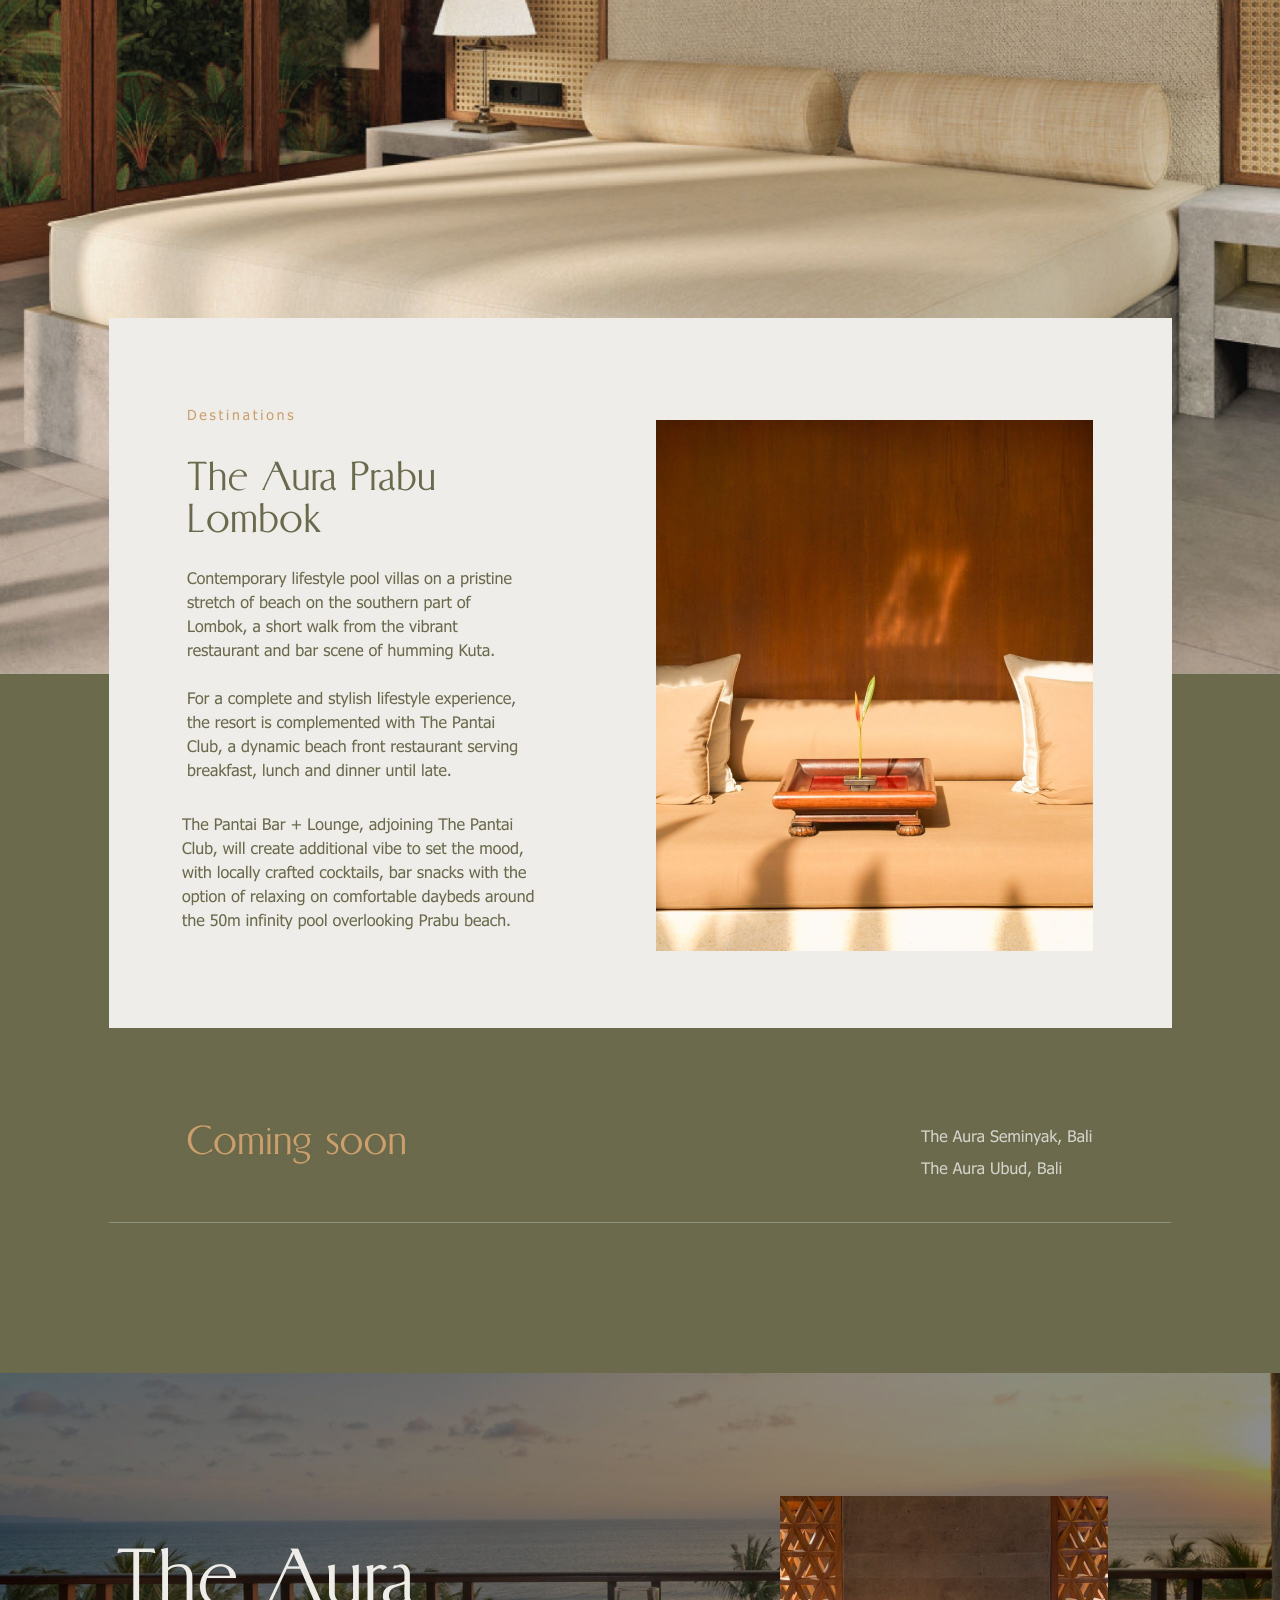
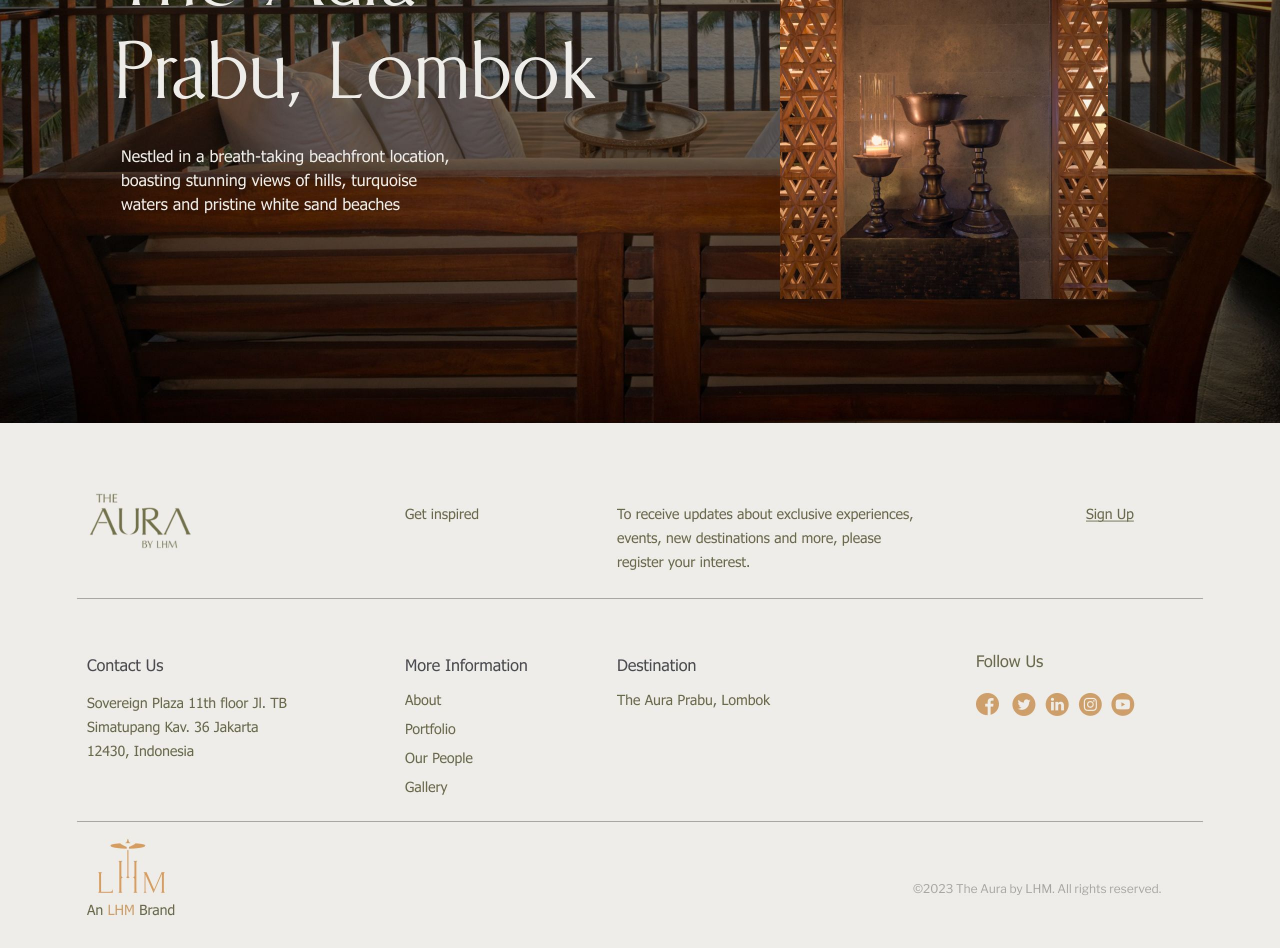
<file: prabu/aura-lhm.html>
<!DOCTYPE html>
<html lang="en">
<head>
    <meta charset="UTF-8">
    <meta name="viewport" content="width=device-width, initial-scale=1.0">
    <title>Aura LHM - Preview</title>
    <link rel="stylesheet" href="../styles/style.css">
</head>
<body>
    <!-- <img src="assets/img/The Aura by LHM.jpg" class="img-page" alt=""> -->
    <img src="../assets/img/The Aura by LHM - Copy.jpg" class="img-page" alt="">
</body>
</html>
</file>
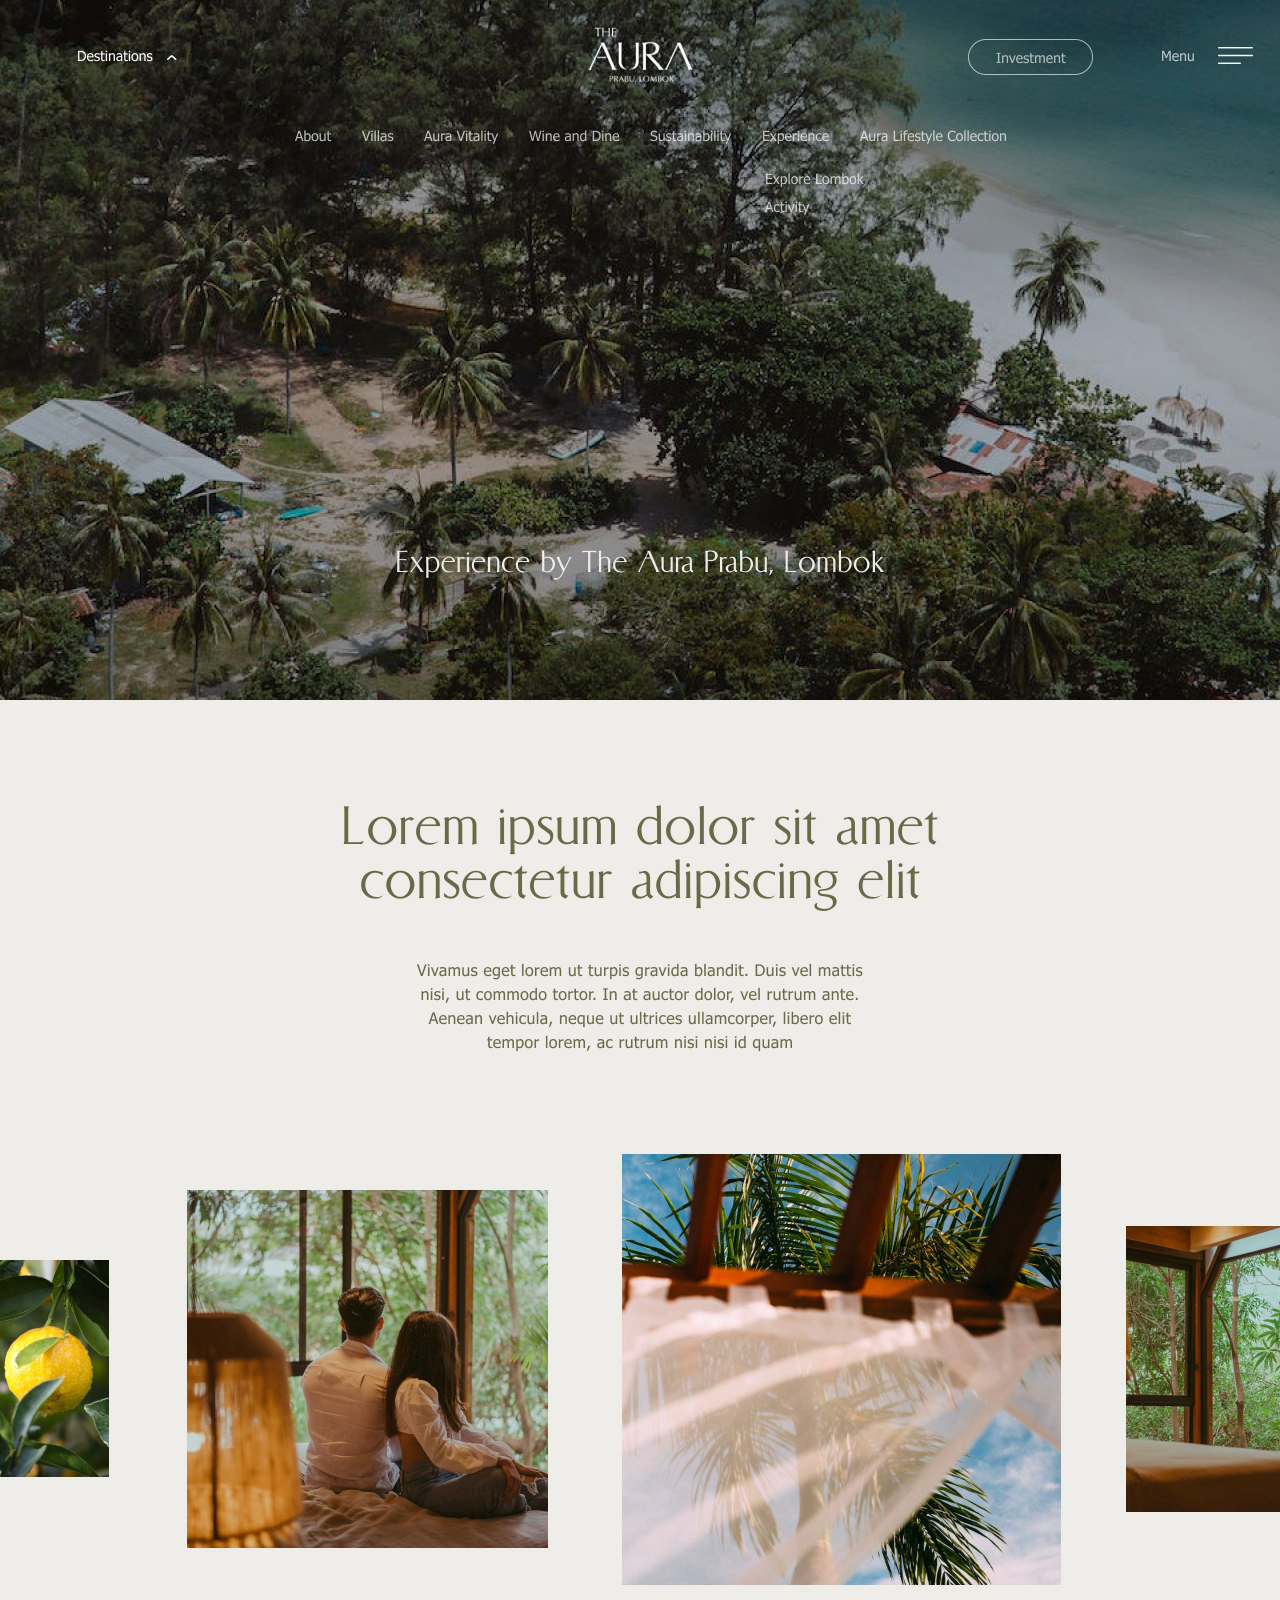
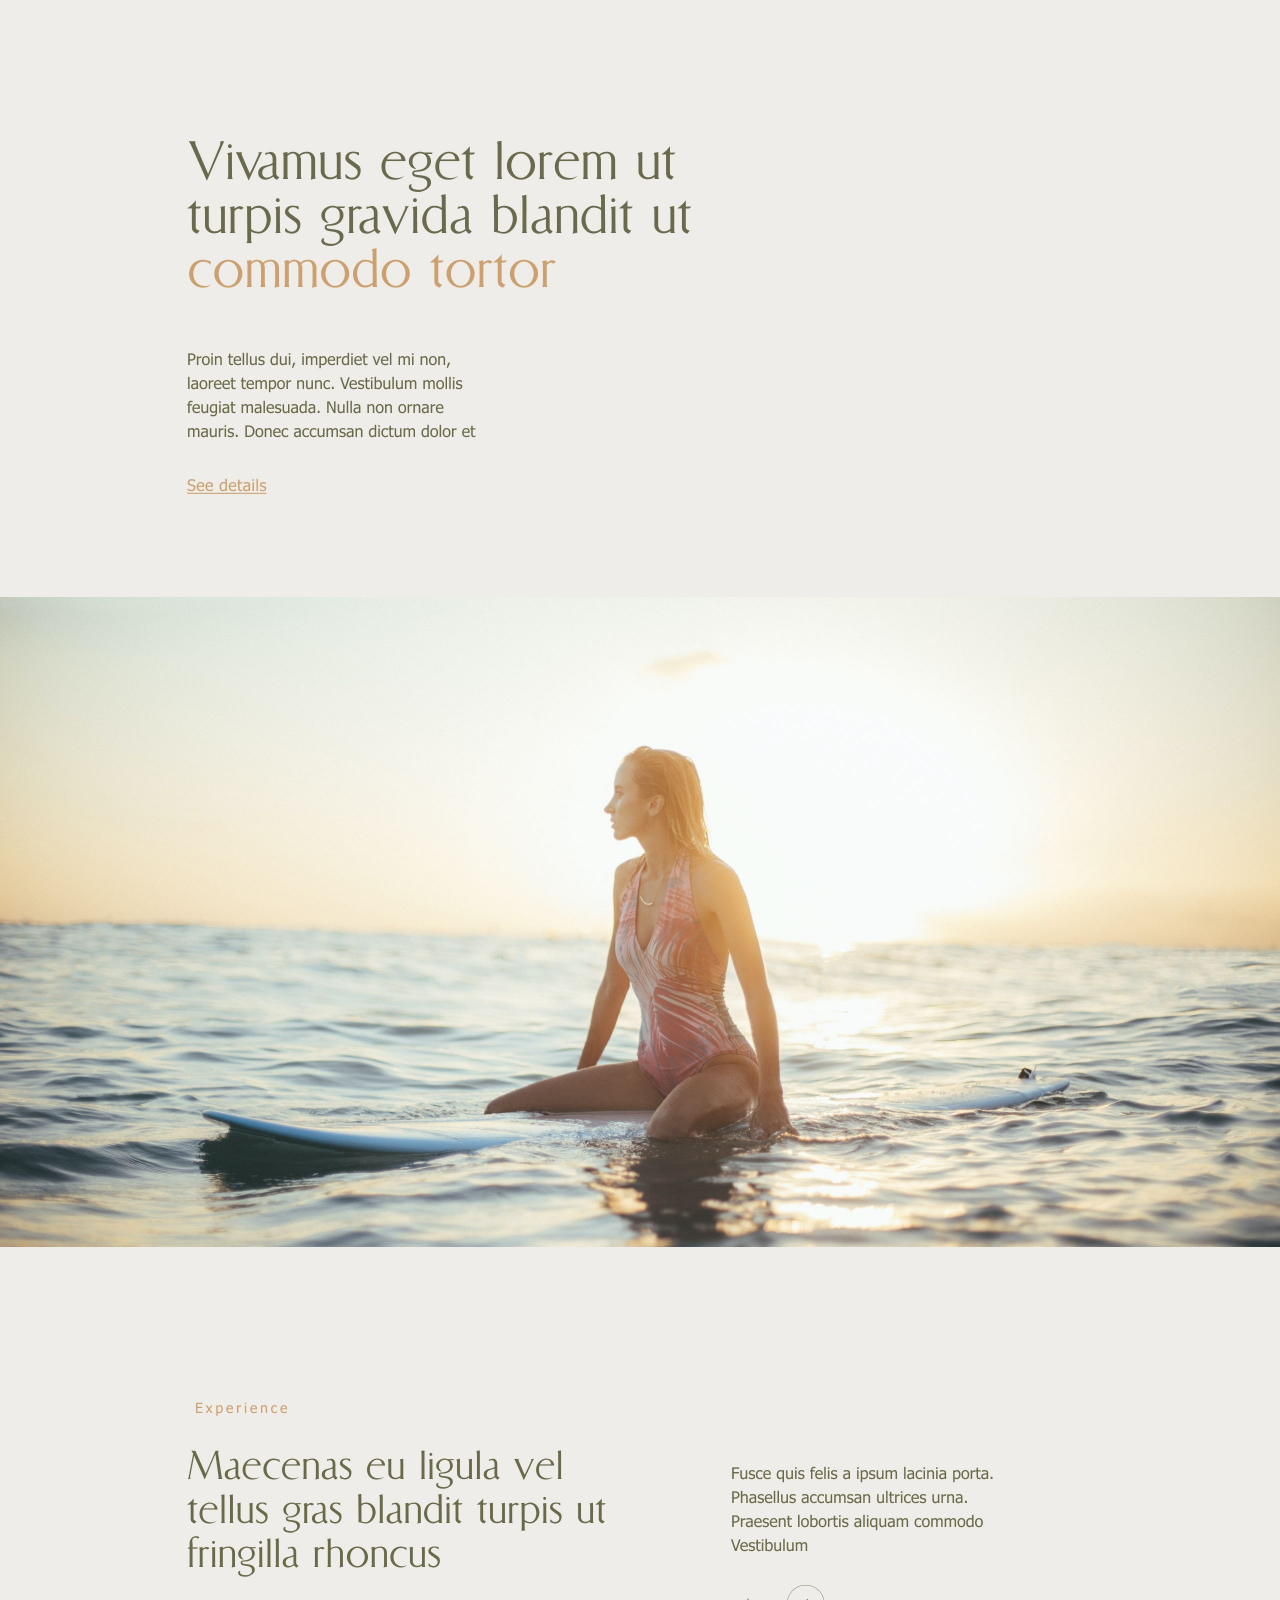
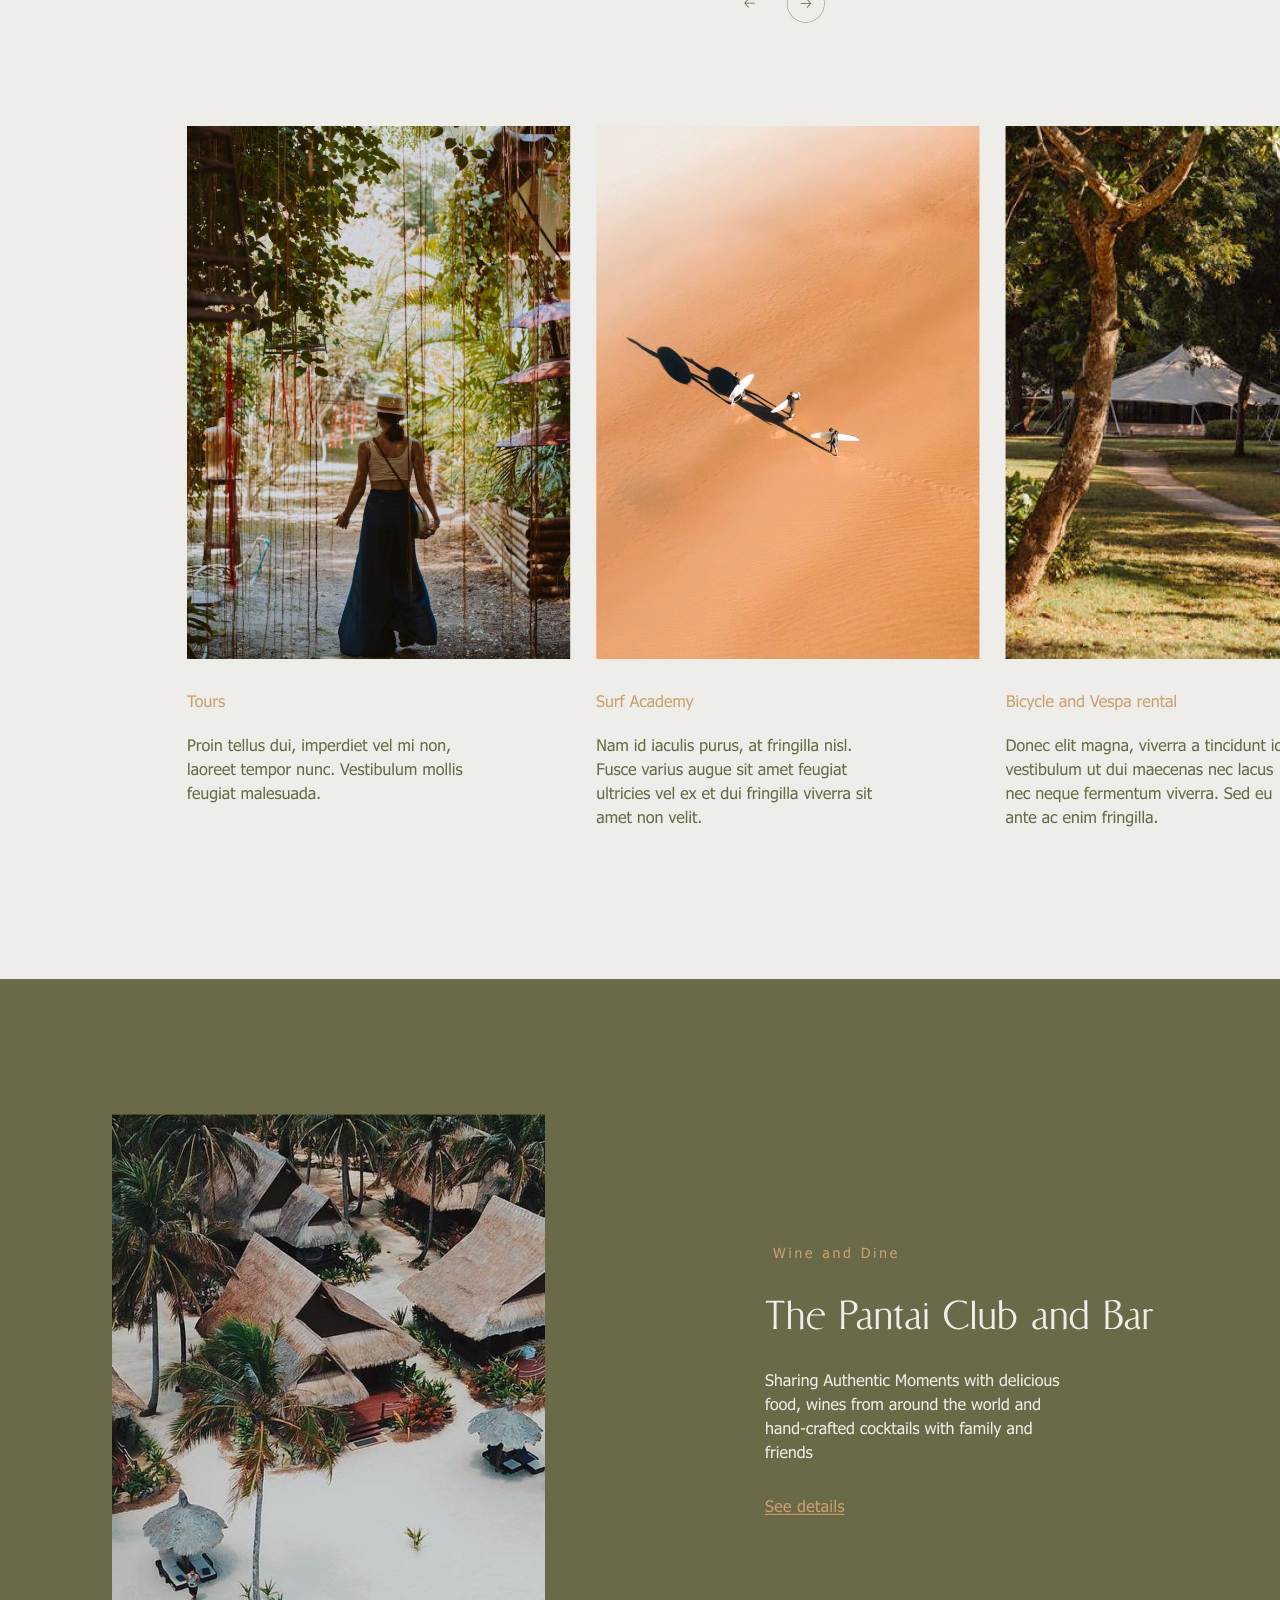
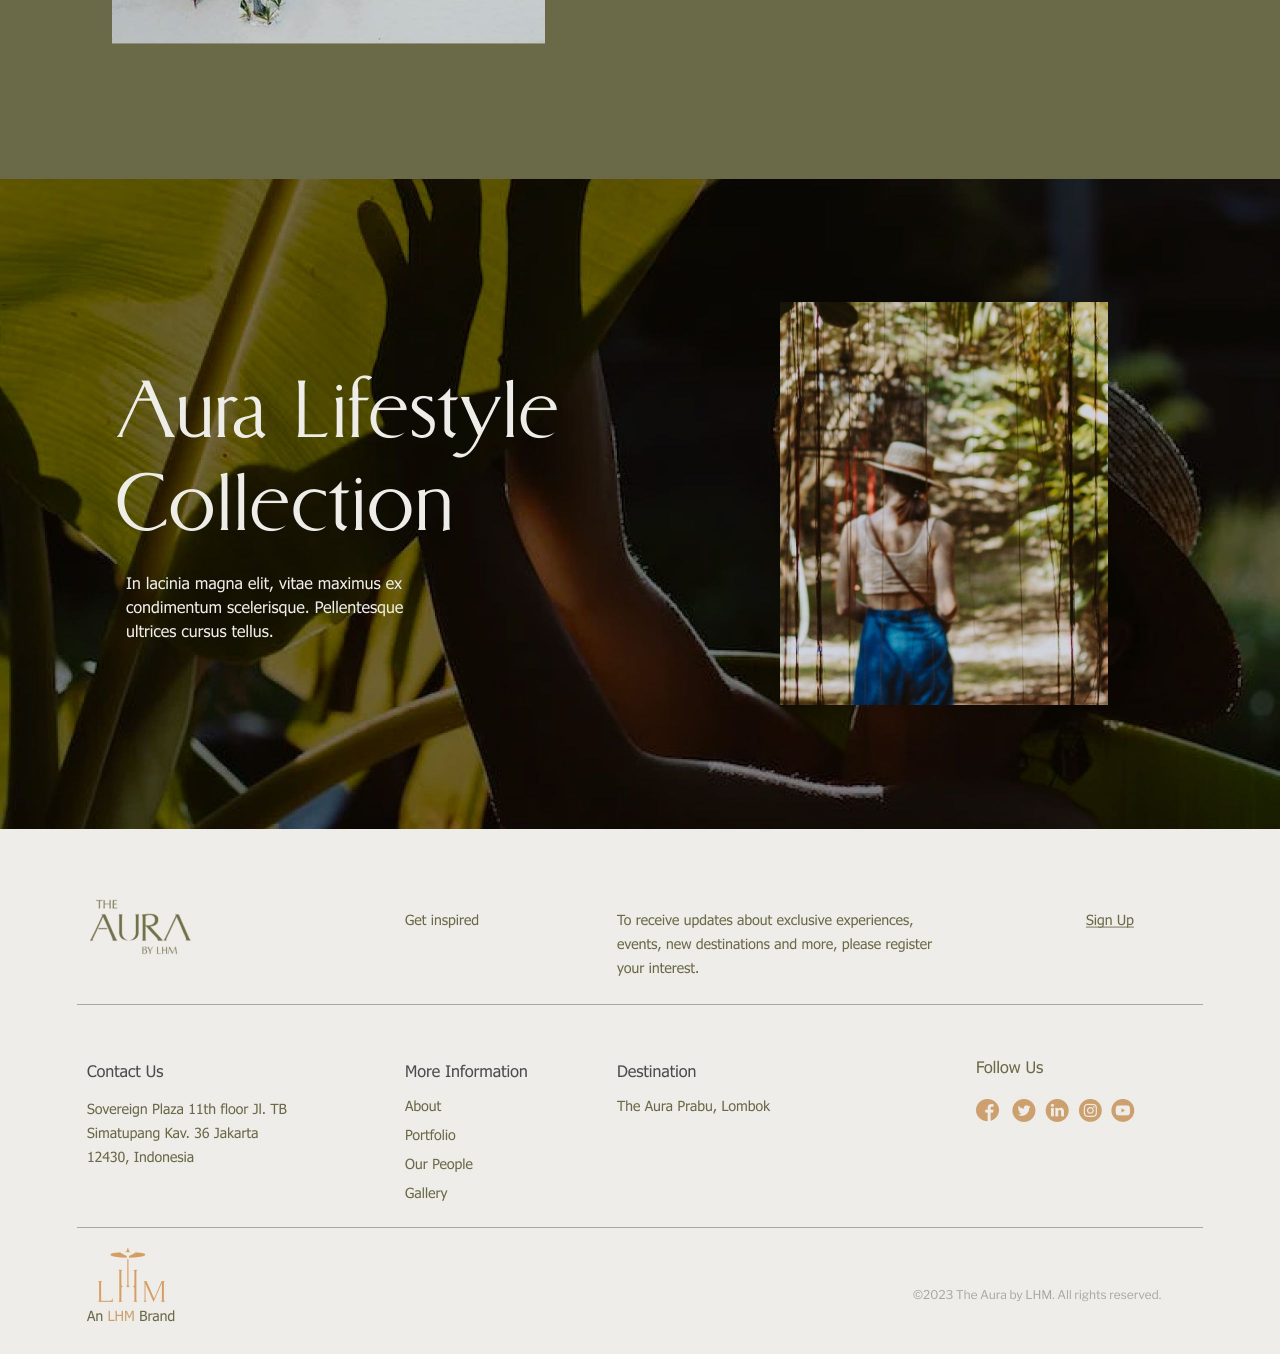
<file: prabu/experience.html>
<!DOCTYPE html>
<html lang="en">
<head>
    <meta charset="UTF-8">
    <meta name="viewport" content="width=device-width, initial-scale=1.0">
    <title>The Aura Prabu - Preview</title>
    <link rel="stylesheet" href="../styles/style.css">
</head>
<body>
    <!-- <img src="assets/img/The Aura prabu, Lombok.jpg" class="img-page" alt=""> -->
    <img src="../assets/img/The Aura prabu, Lombok_Experience.jpg" class="img-page" alt="">
</body>
</html>
</file>
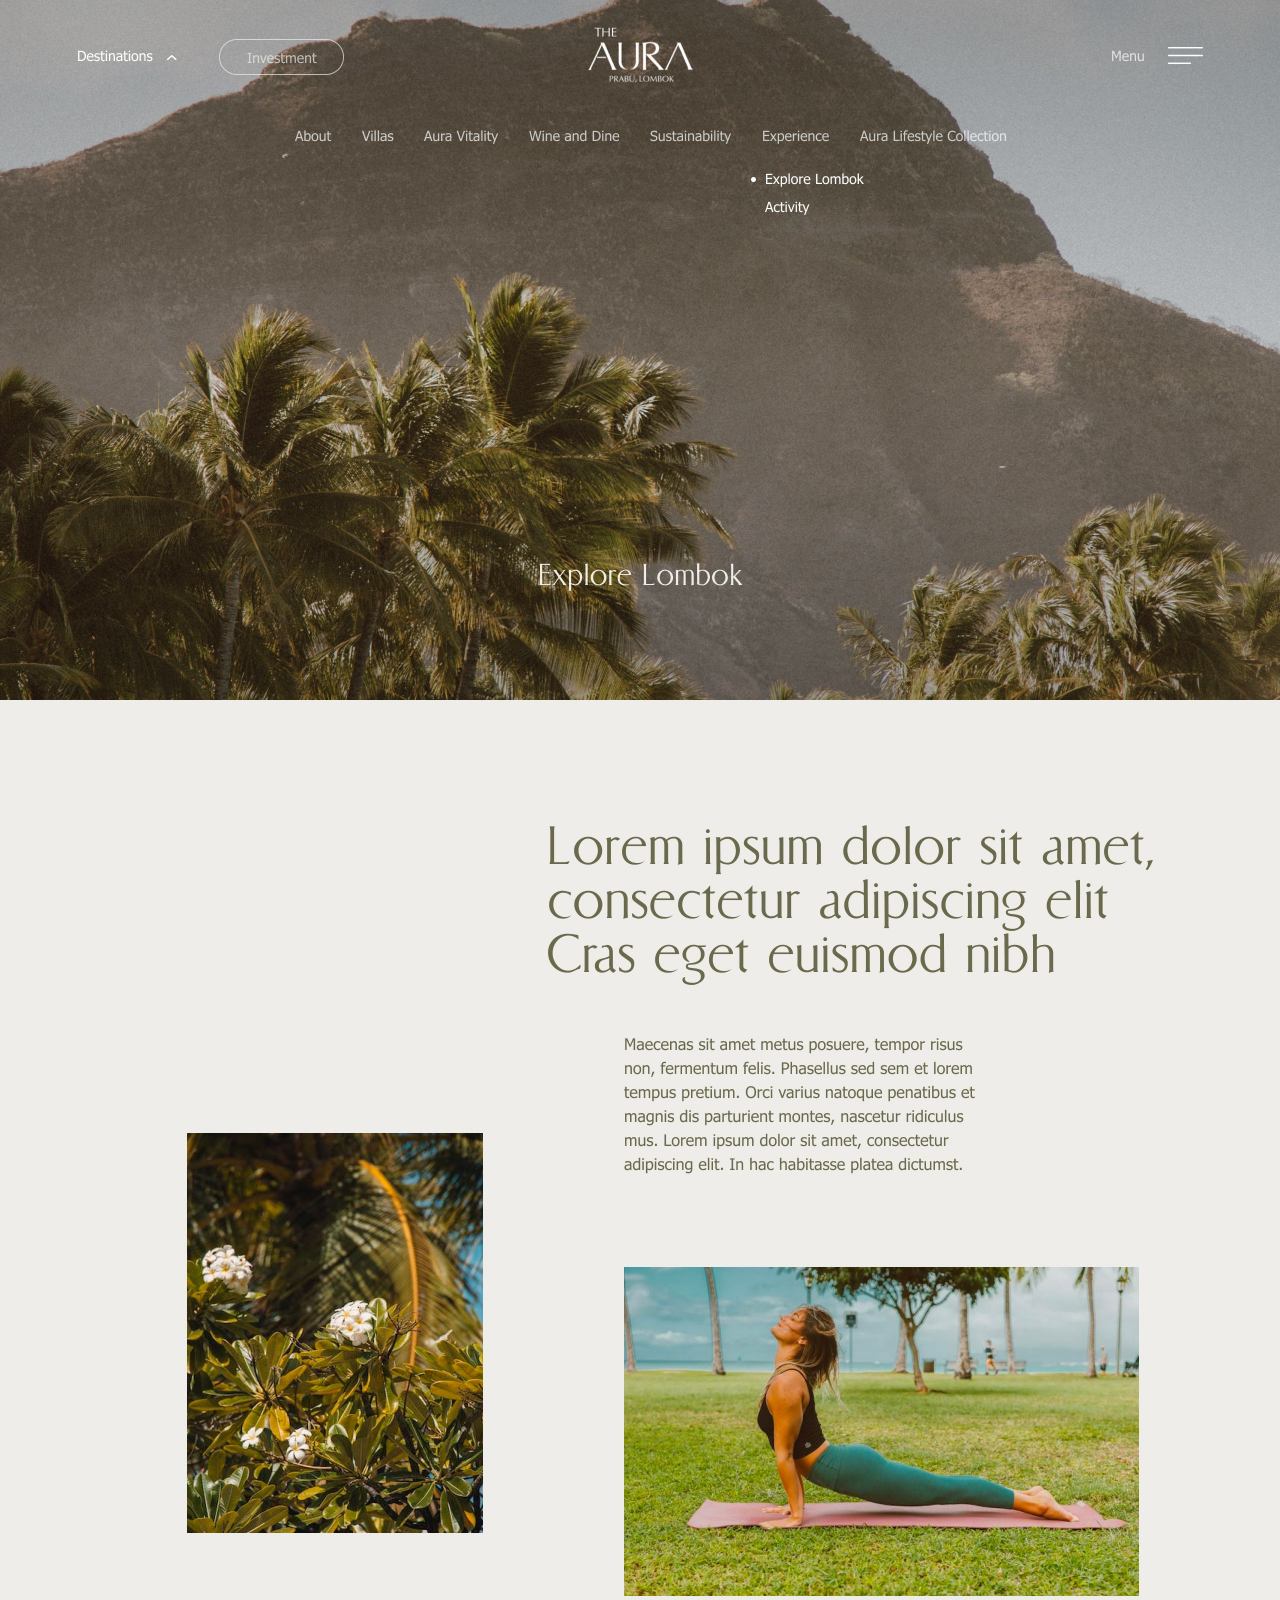
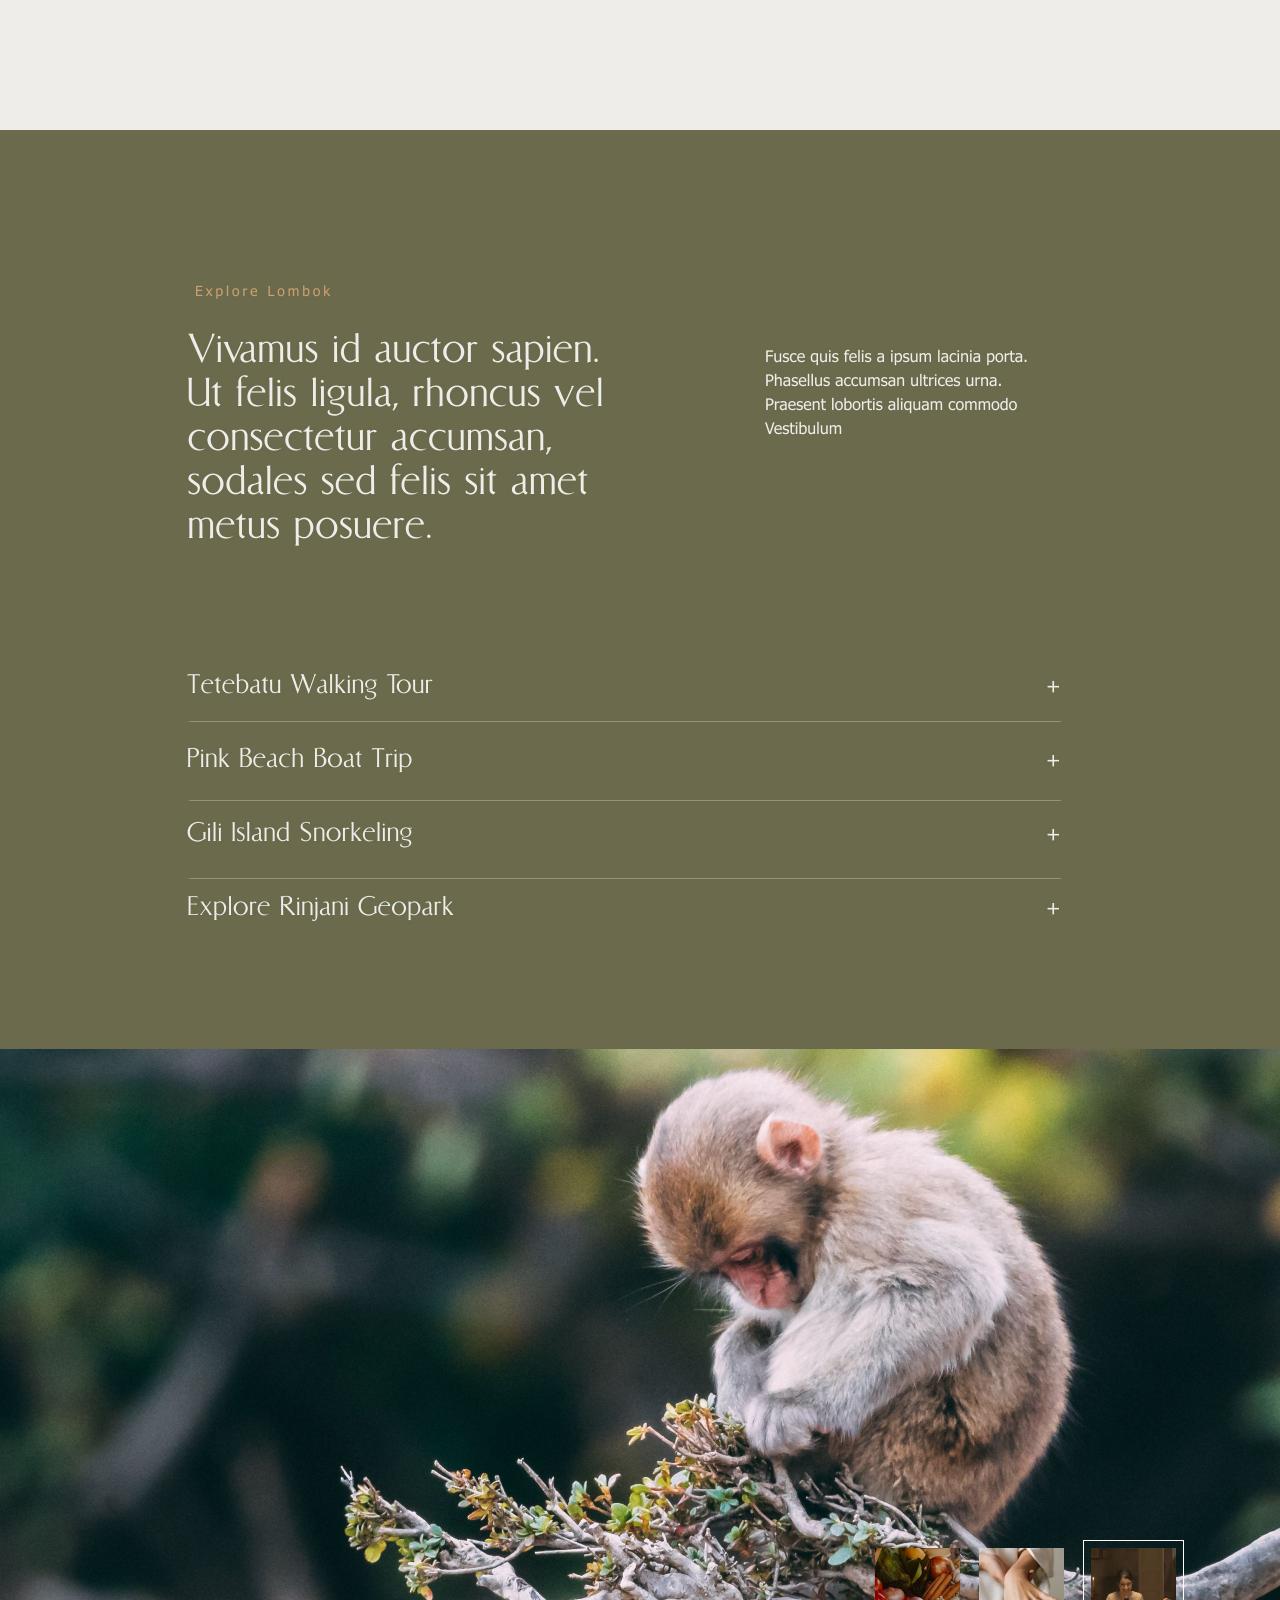
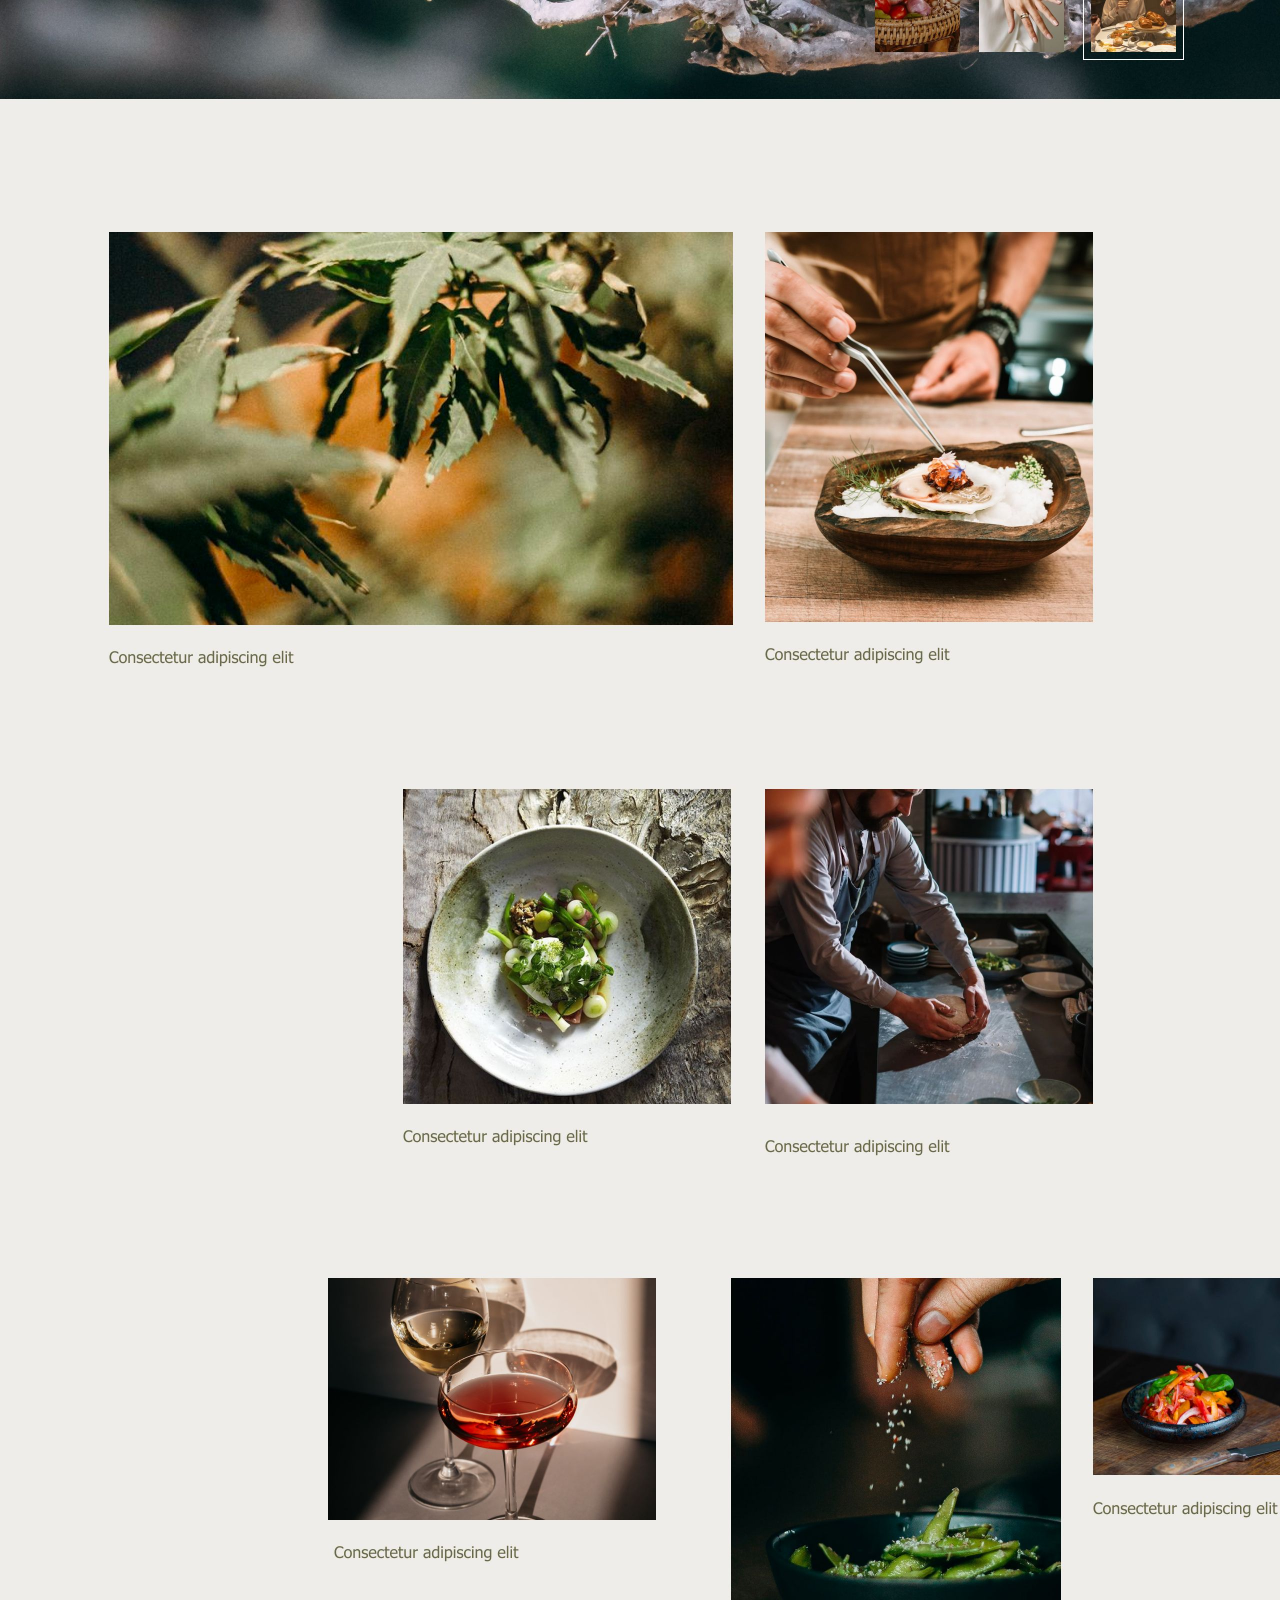
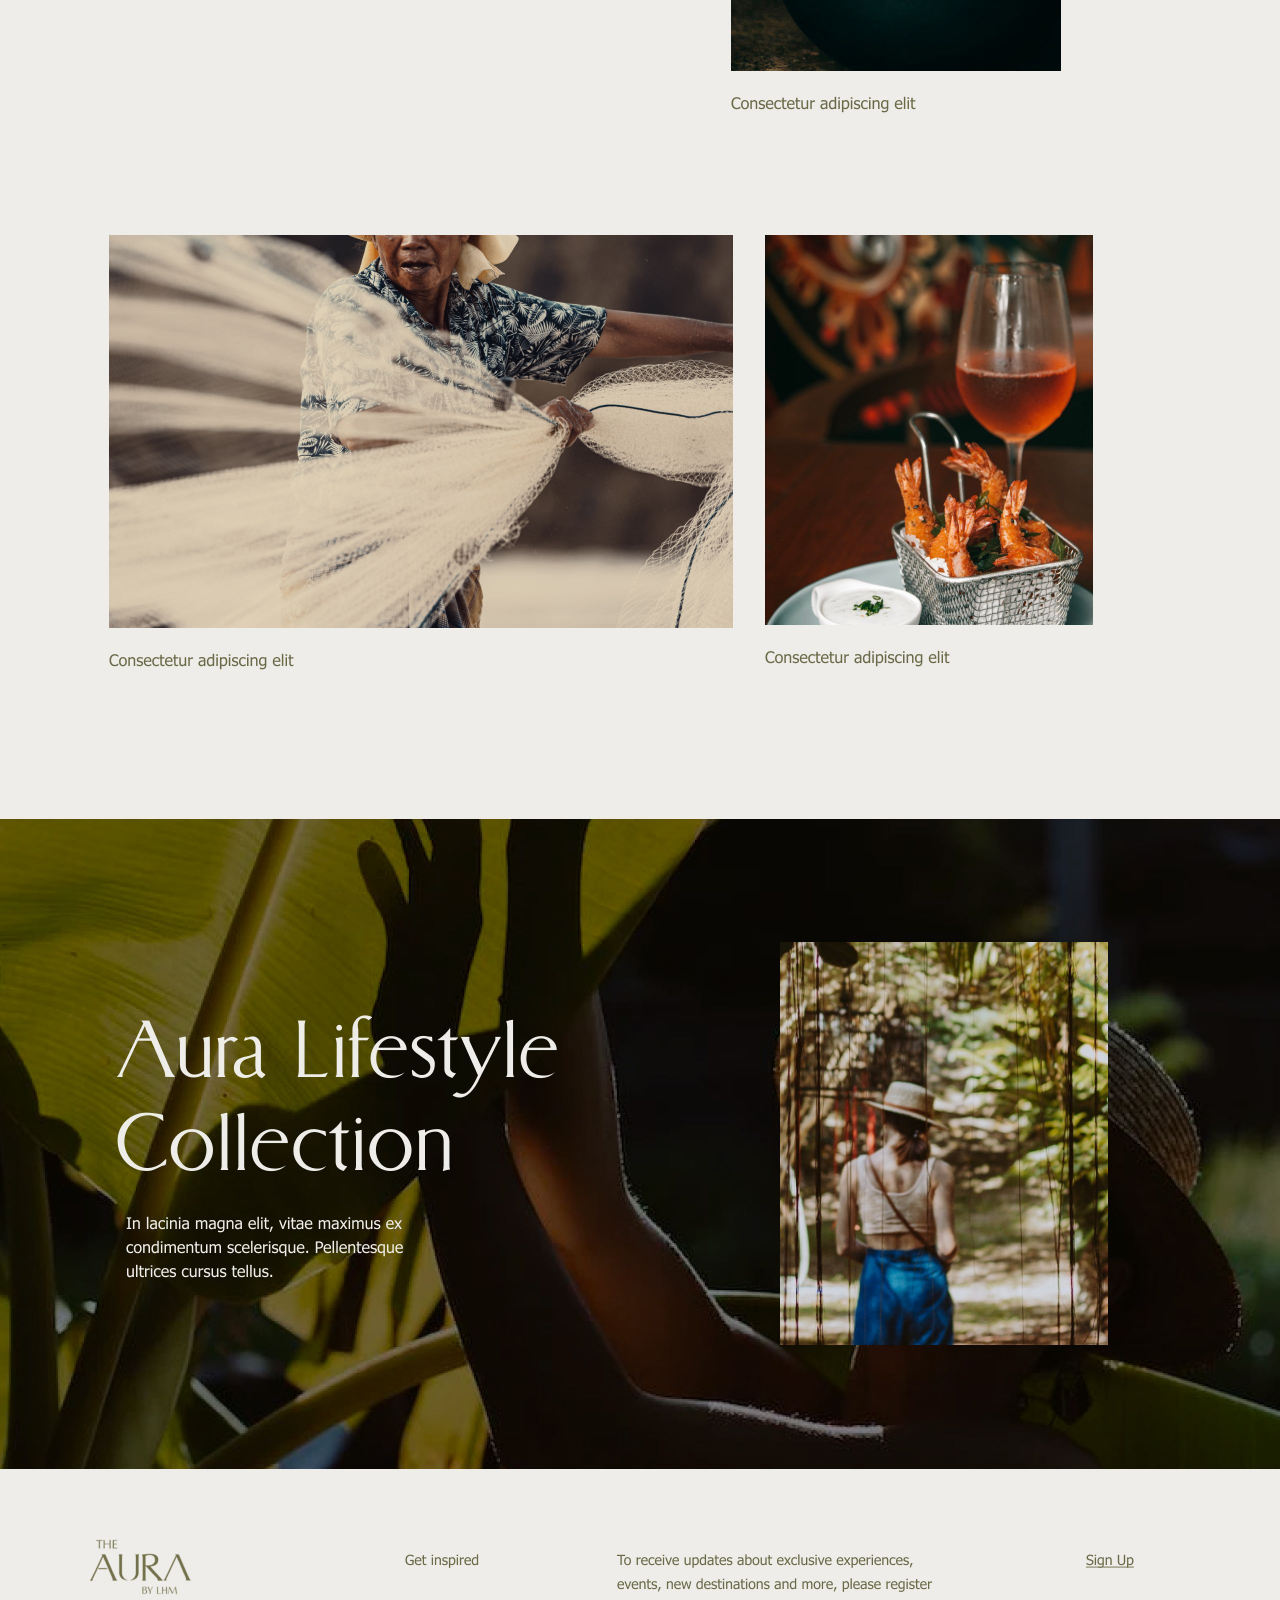
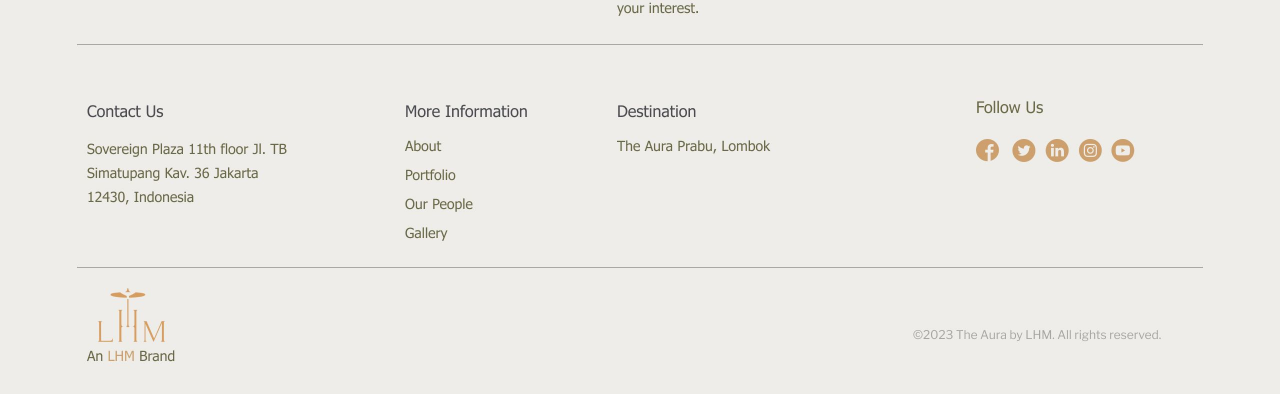
<file: prabu/explore-lombok.html>
<!DOCTYPE html>
<html lang="en">
<head>
    <meta charset="UTF-8">
    <meta name="viewport" content="width=device-width, initial-scale=1.0">
    <title>The Aura Prabu - Preview</title>
    <link rel="stylesheet" href="../styles/style.css">
</head>
<body>
    <!-- <img src="assets/img/The Aura prabu, Lombok.jpg" class="img-page" alt=""> -->
    <img src="../assets/img/The Aura Prabu, Lombok_Explore Lombok.jpg" class="img-page" alt="">
</body>
</html>
</file>
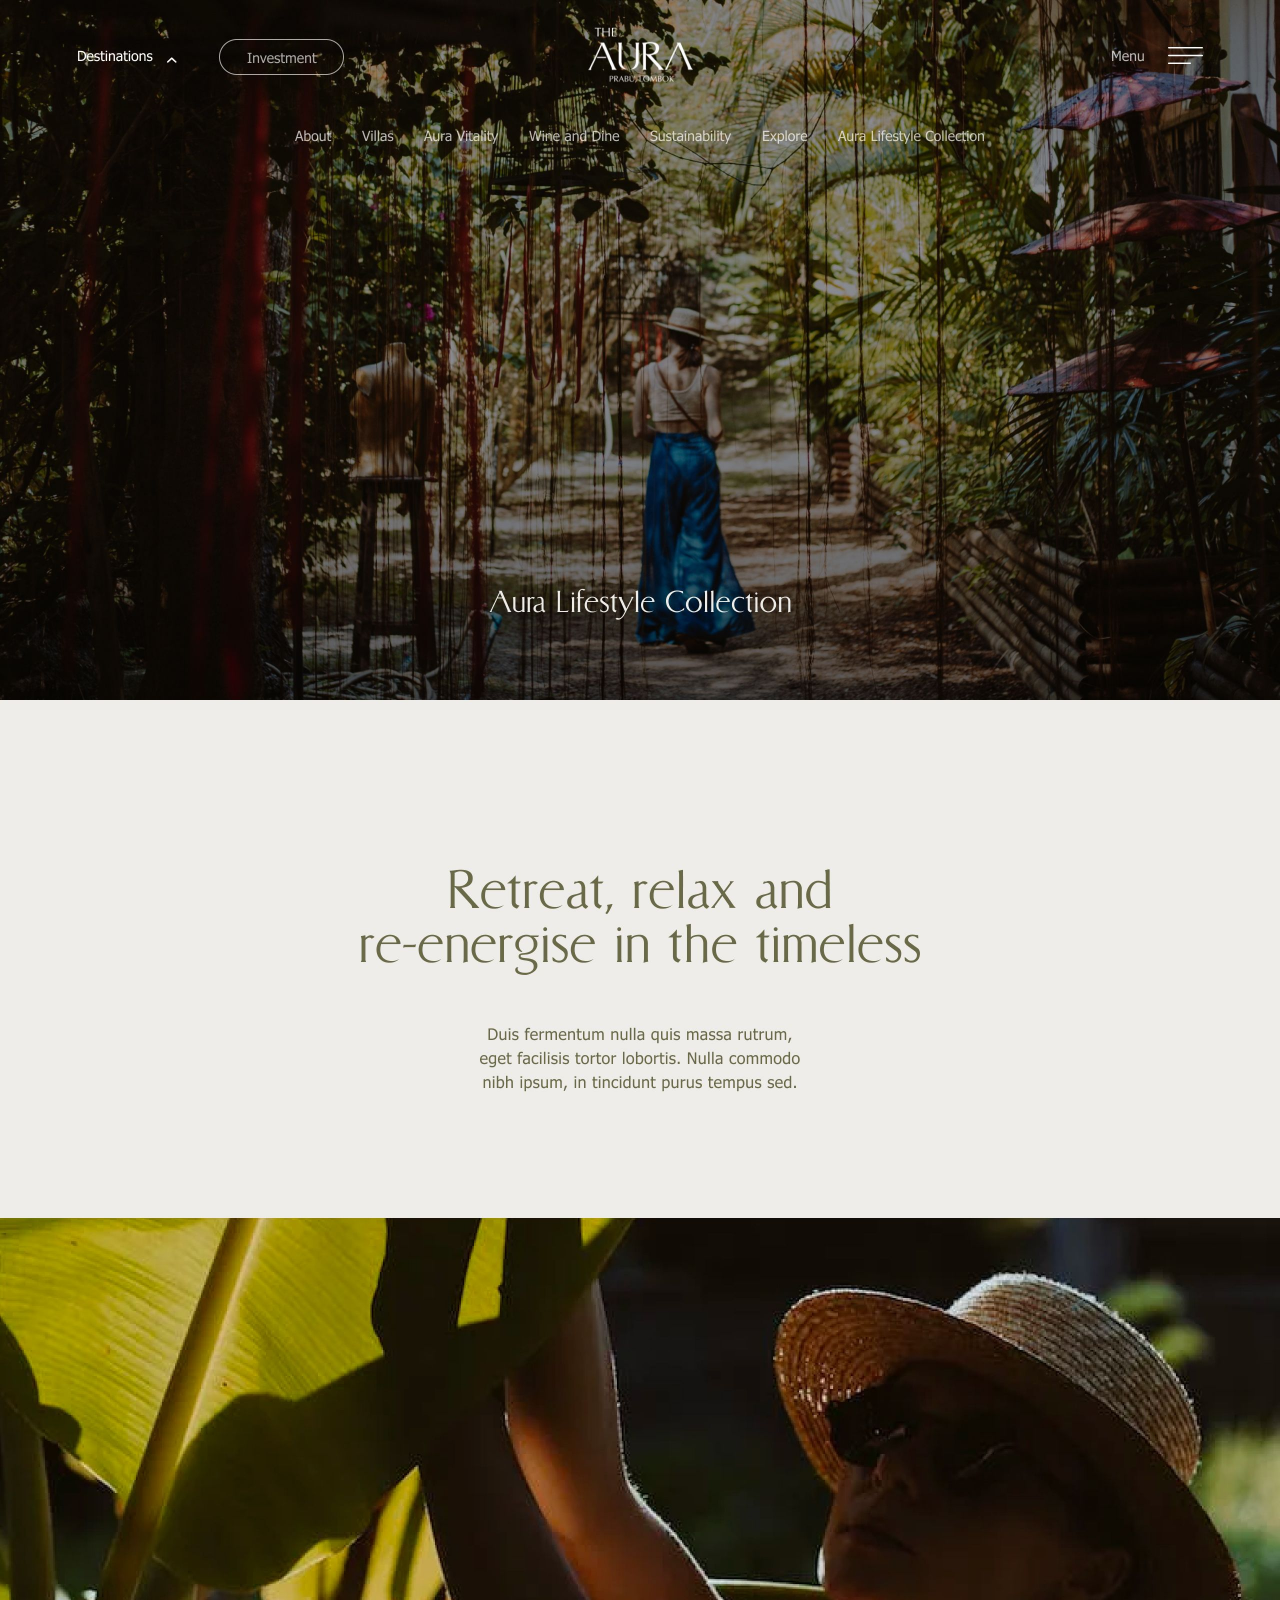
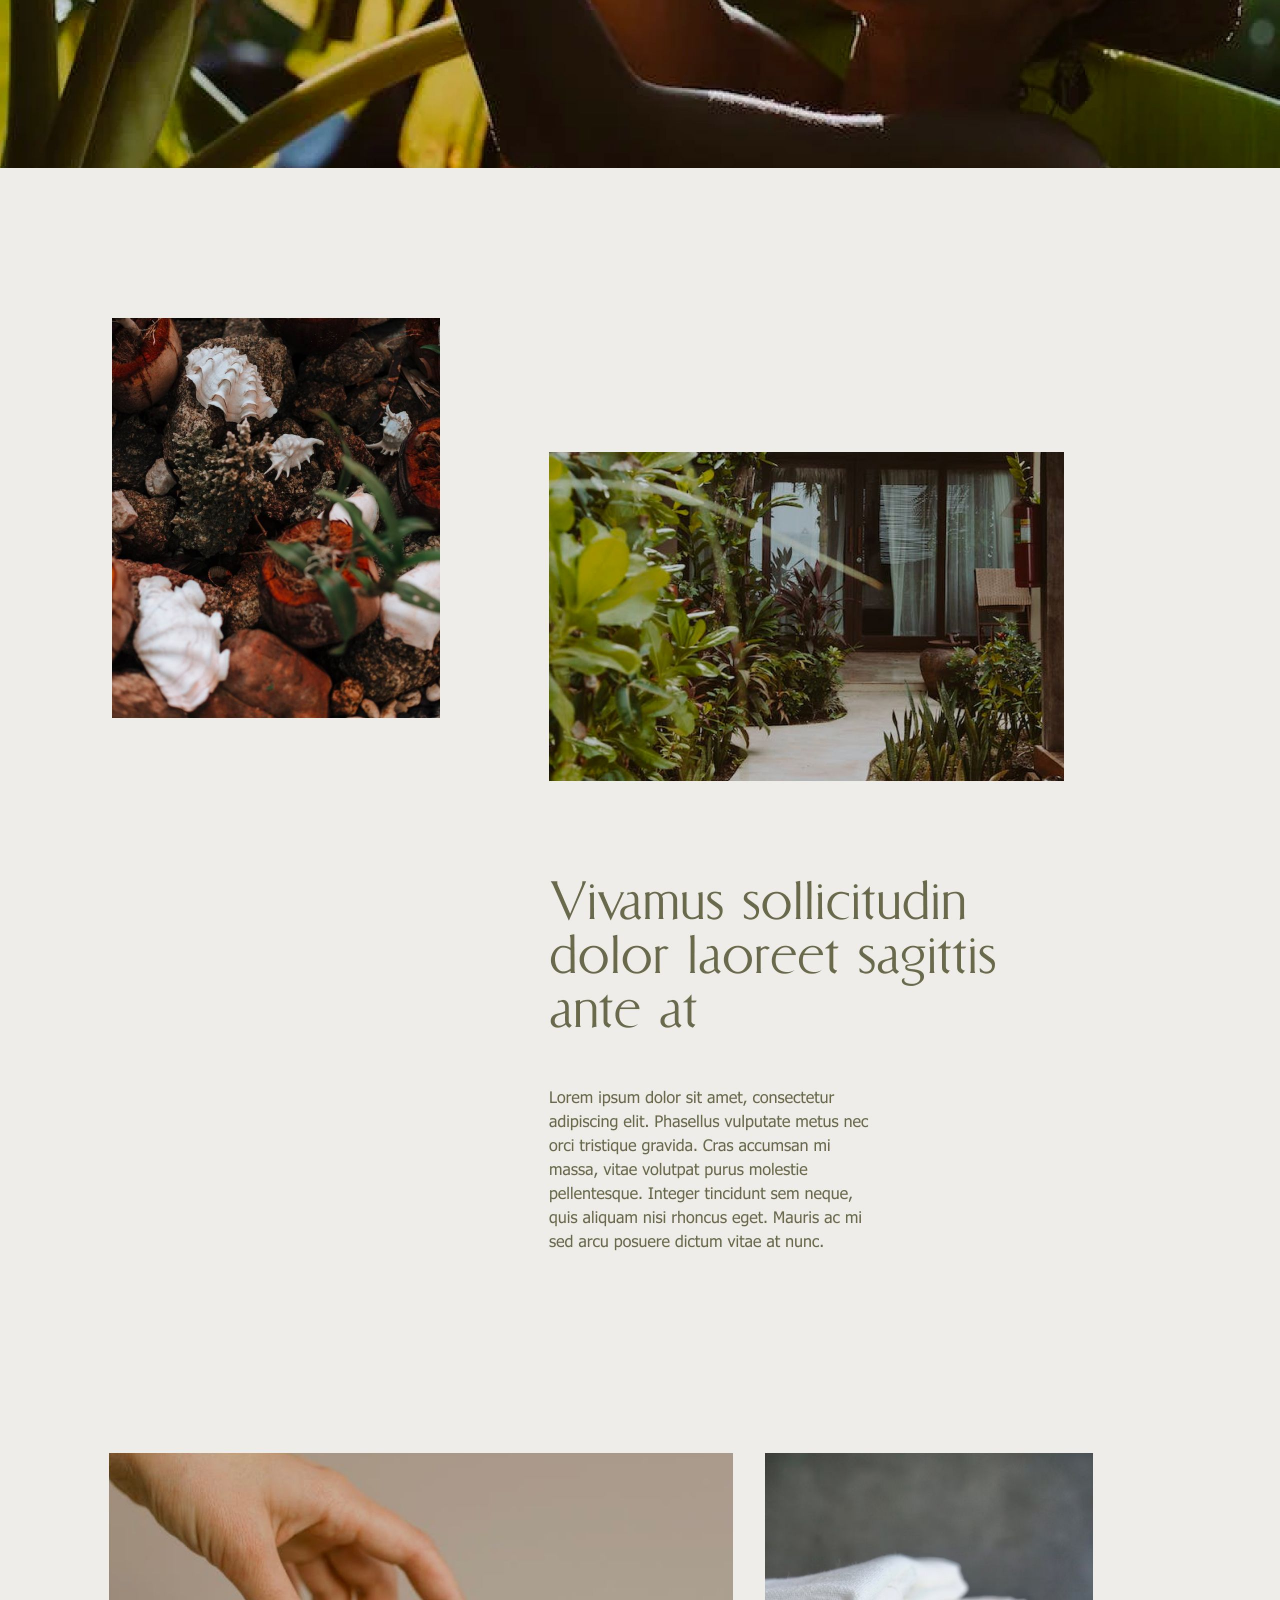
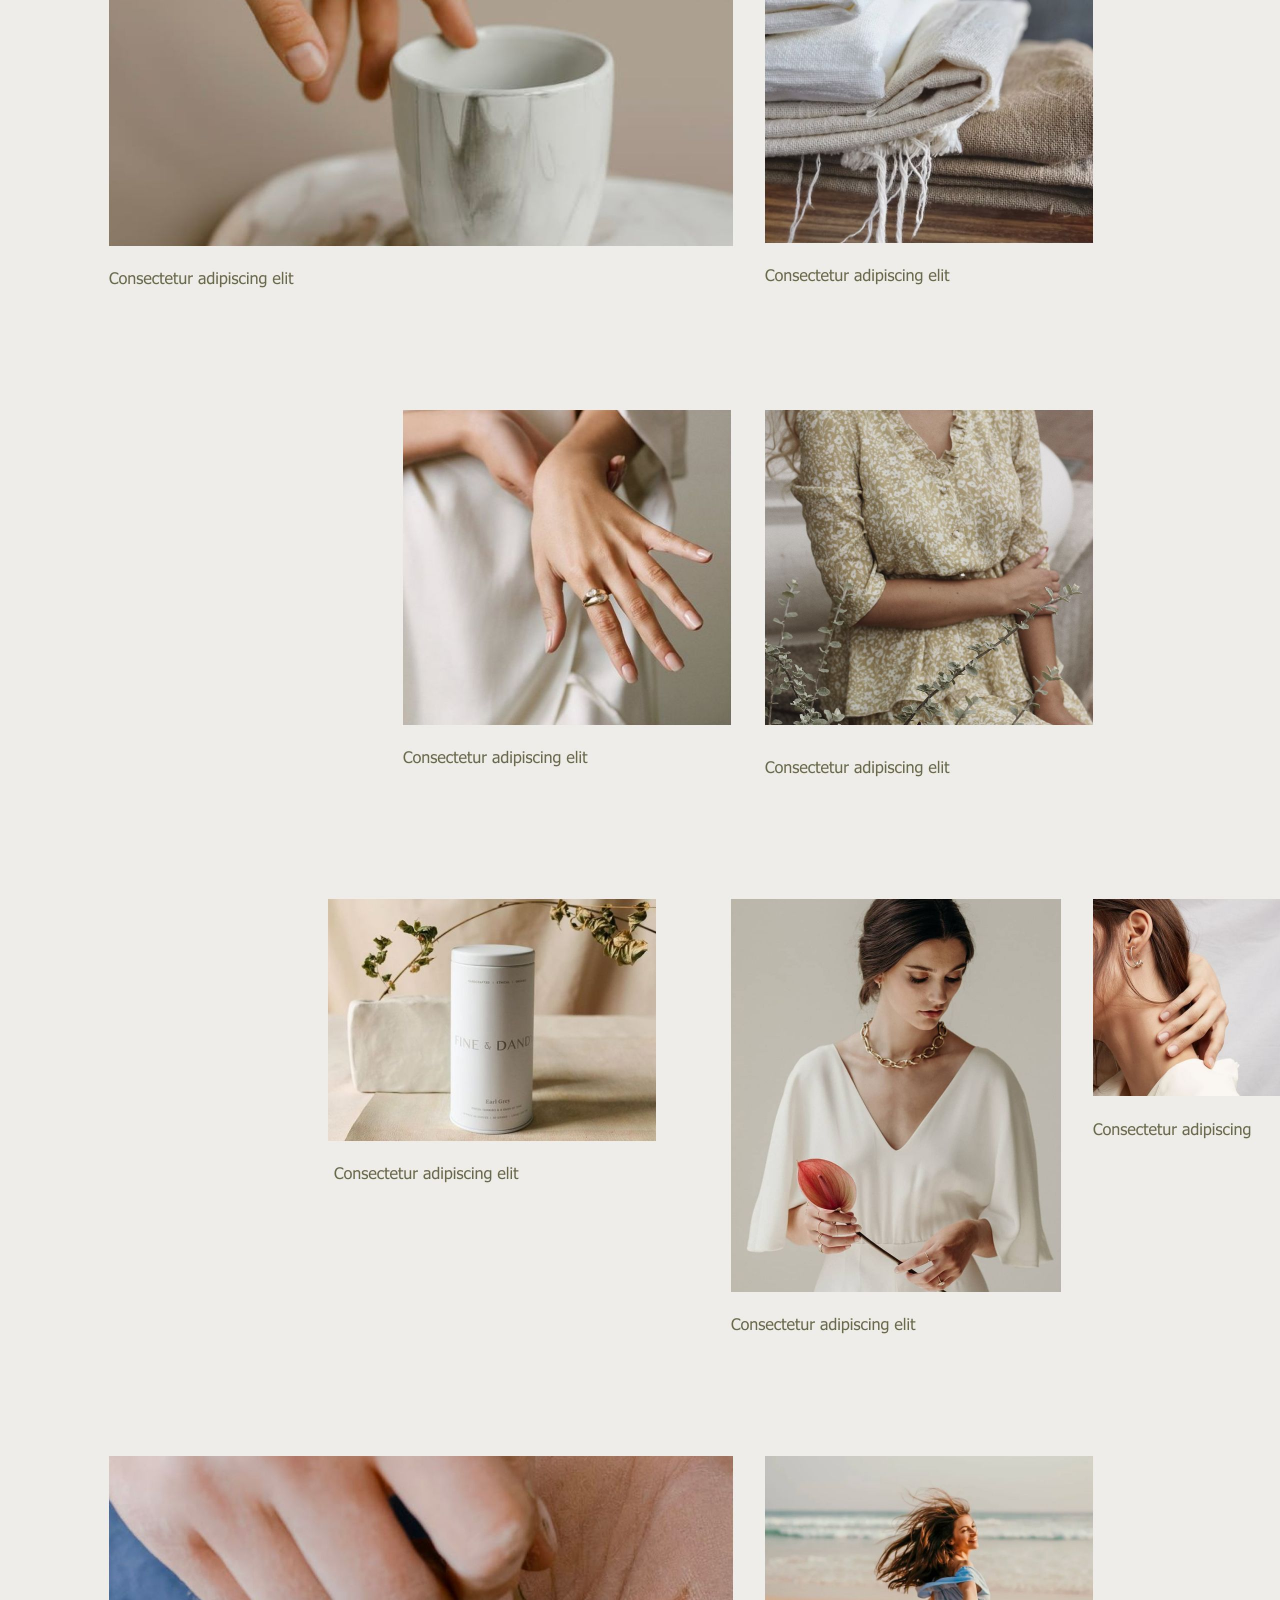
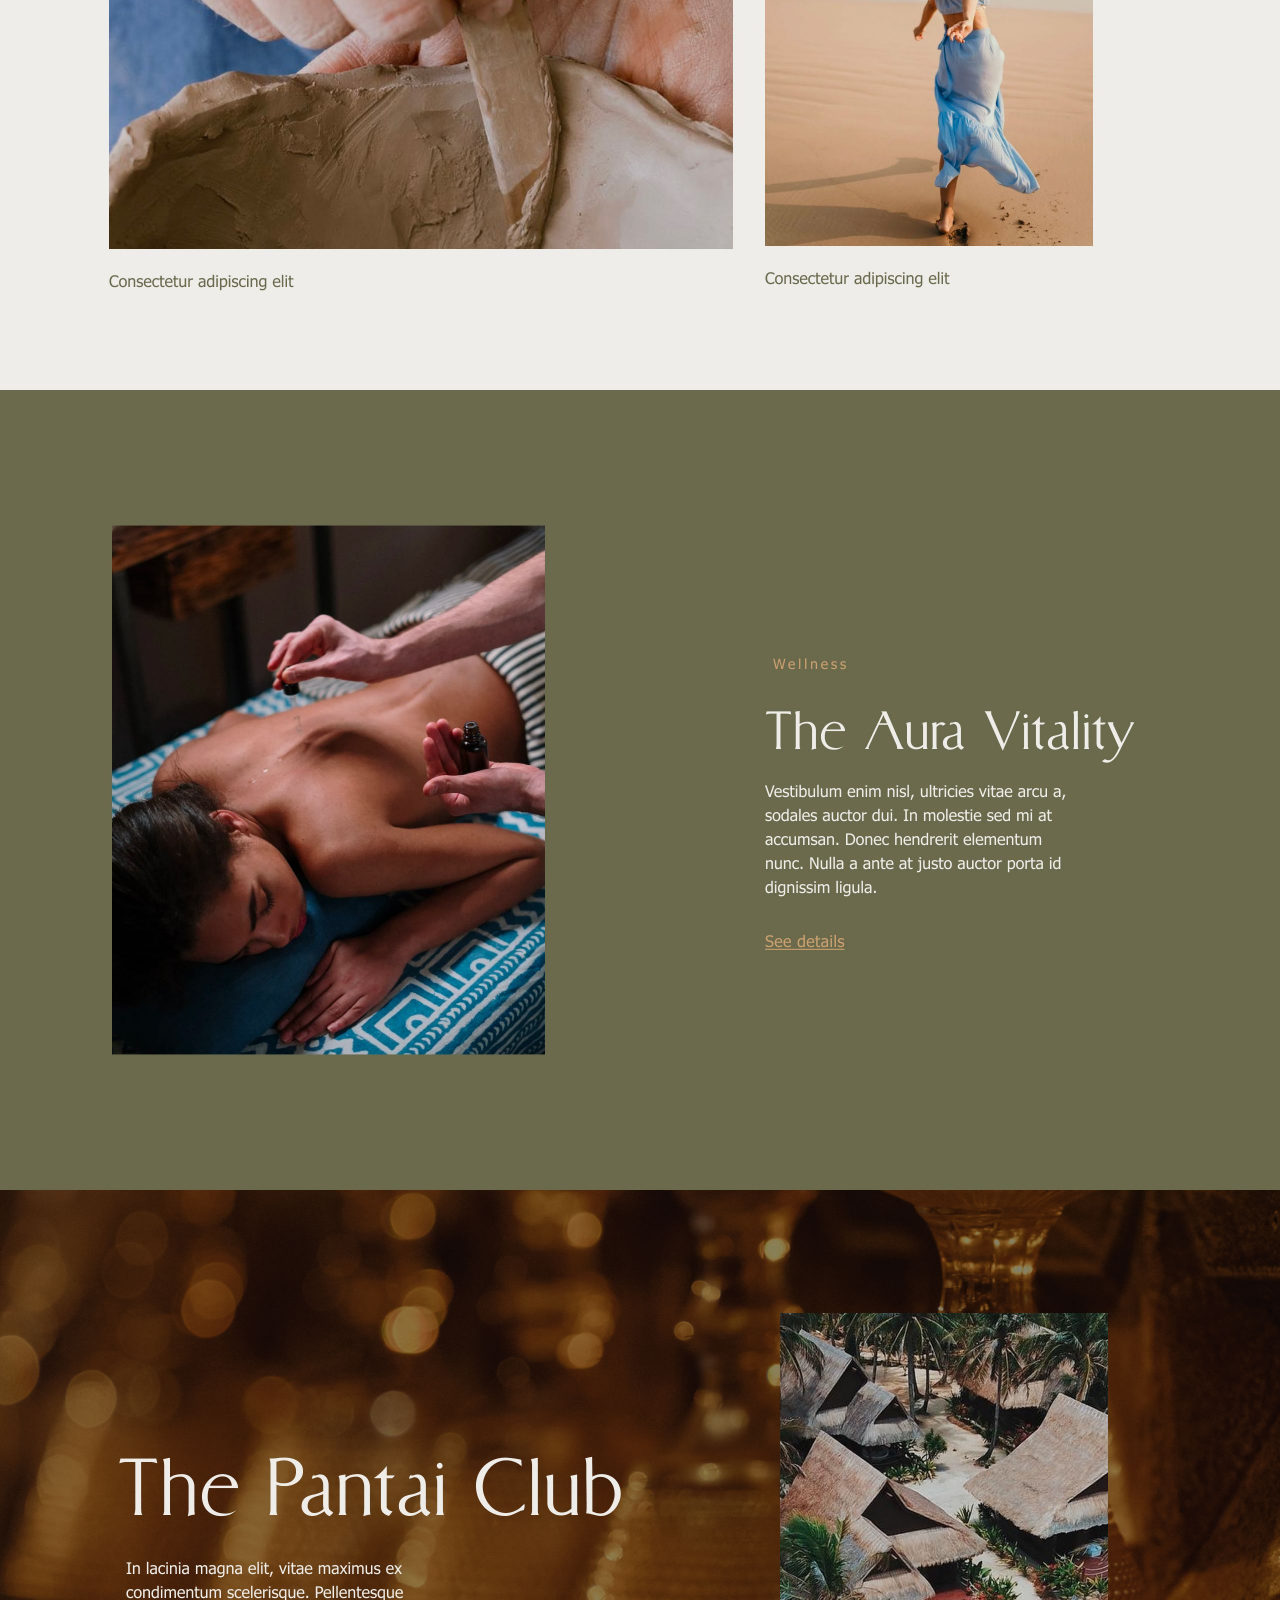
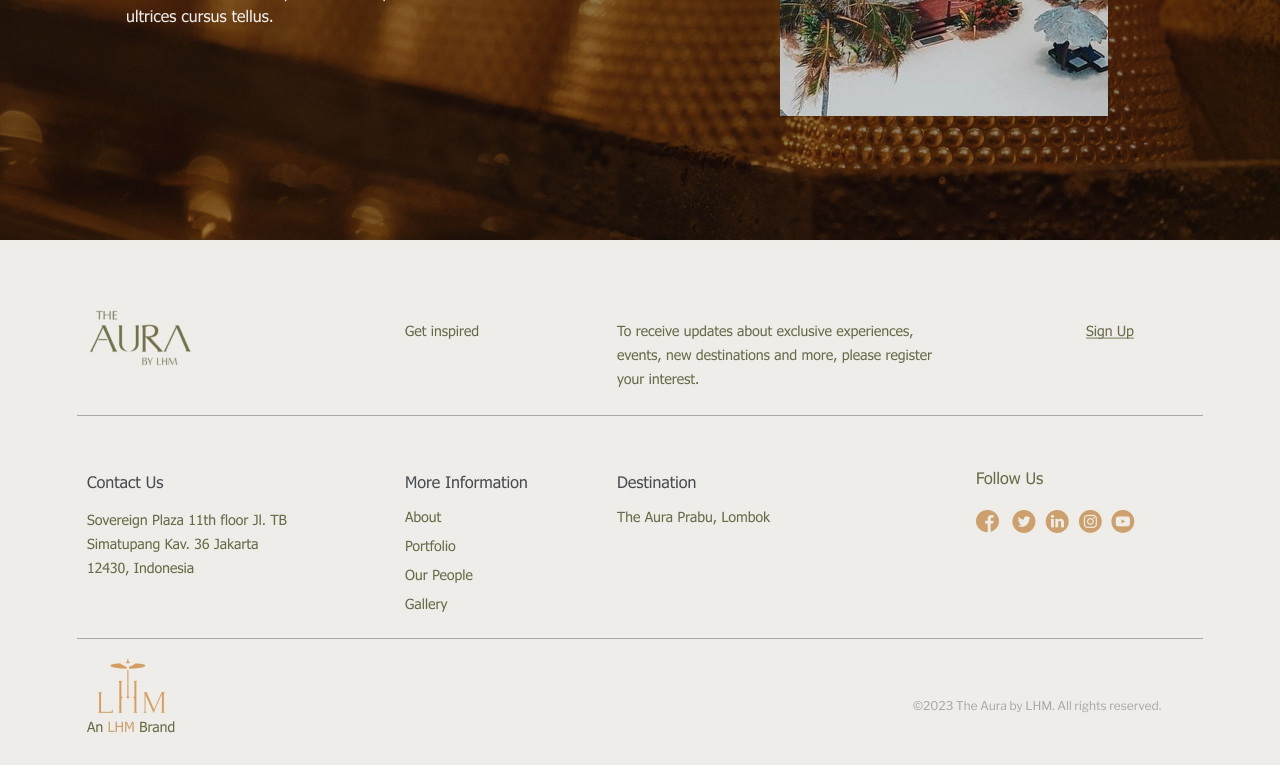
<file: prabu/lifestyle.html>
<!DOCTYPE html>
<html lang="en">
<head>
    <meta charset="UTF-8">
    <meta name="viewport" content="width=device-width, initial-scale=1.0">
    <title>The Aura Prabu - Preview</title>
    <link rel="stylesheet" href="../styles/style.css">
</head>
<body>
    <!-- <img src="assets/img/The Aura prabu, Lombok.jpg" class="img-page" alt=""> -->
    <img src="../assets/img/The Aura Prabu, Lombok_Aura Lifestyle Collection.jpg" class="img-page" alt="">
</body>
</html>
</file>
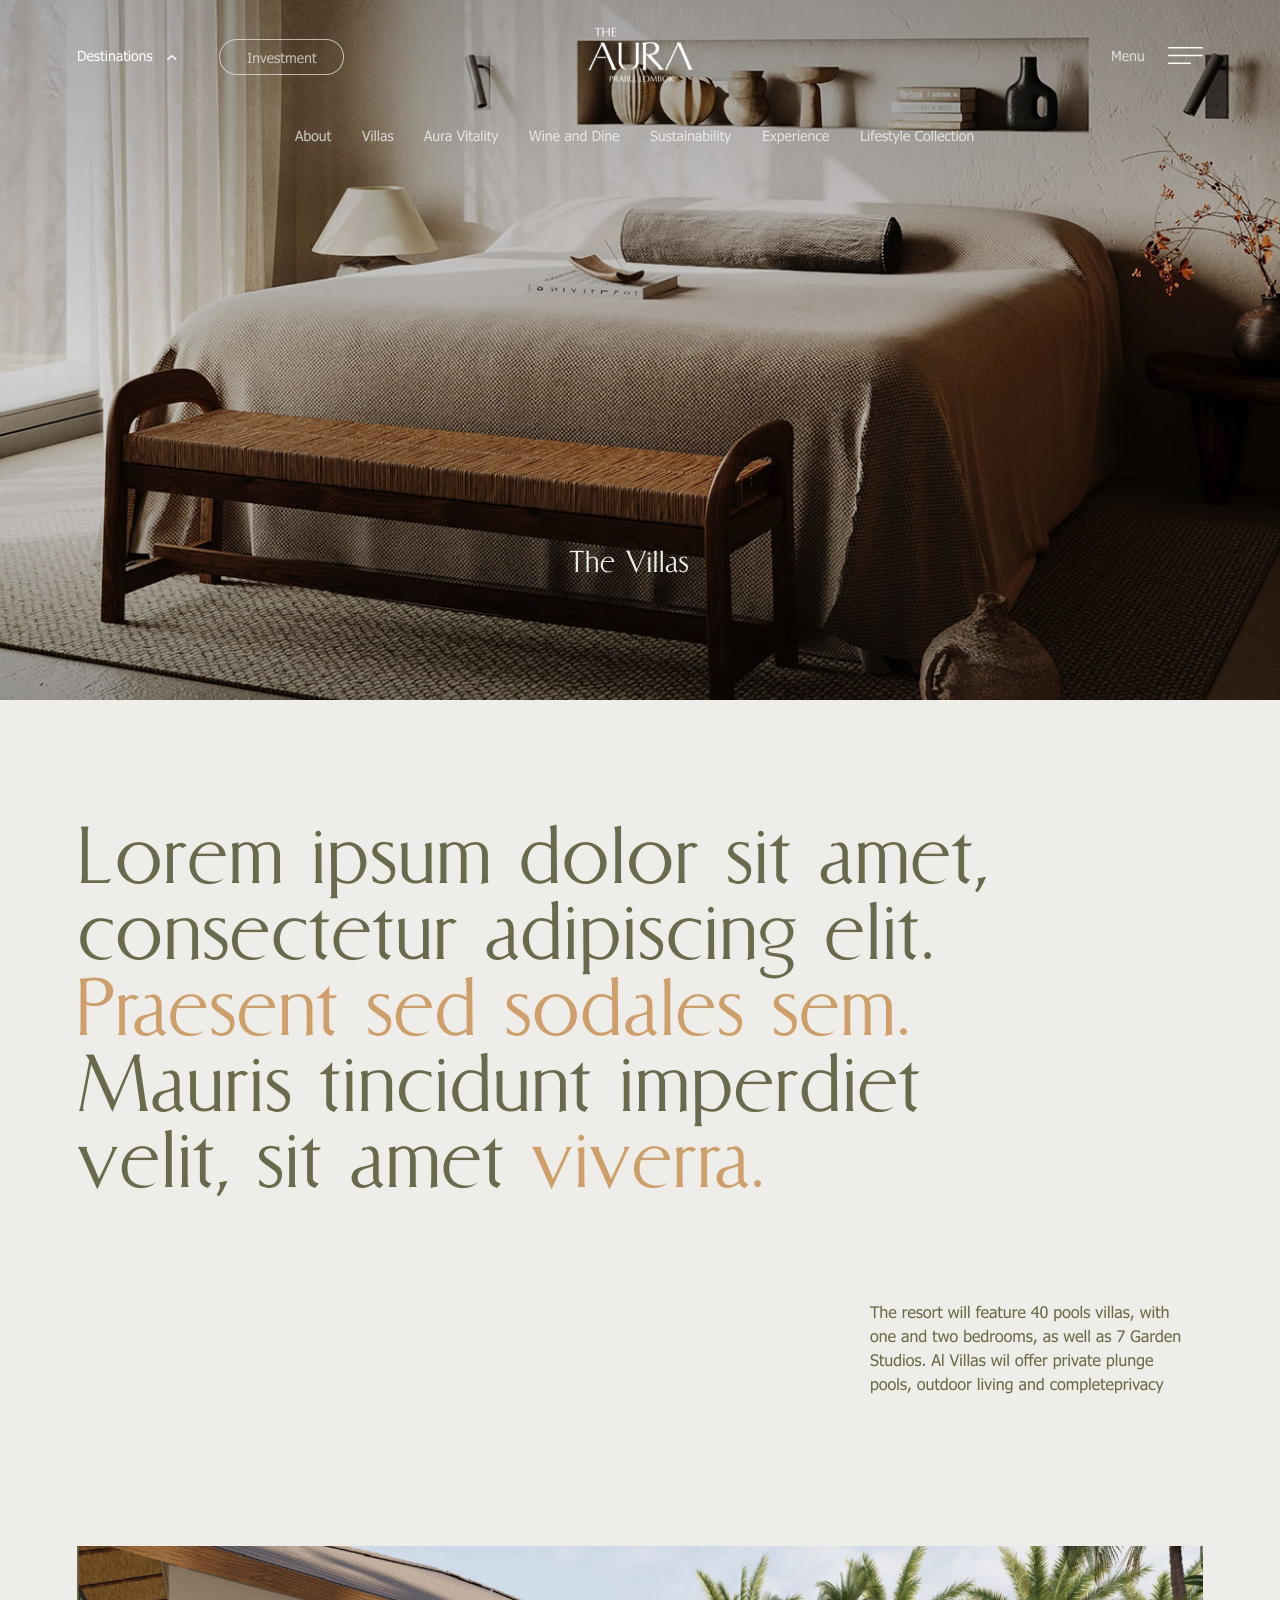
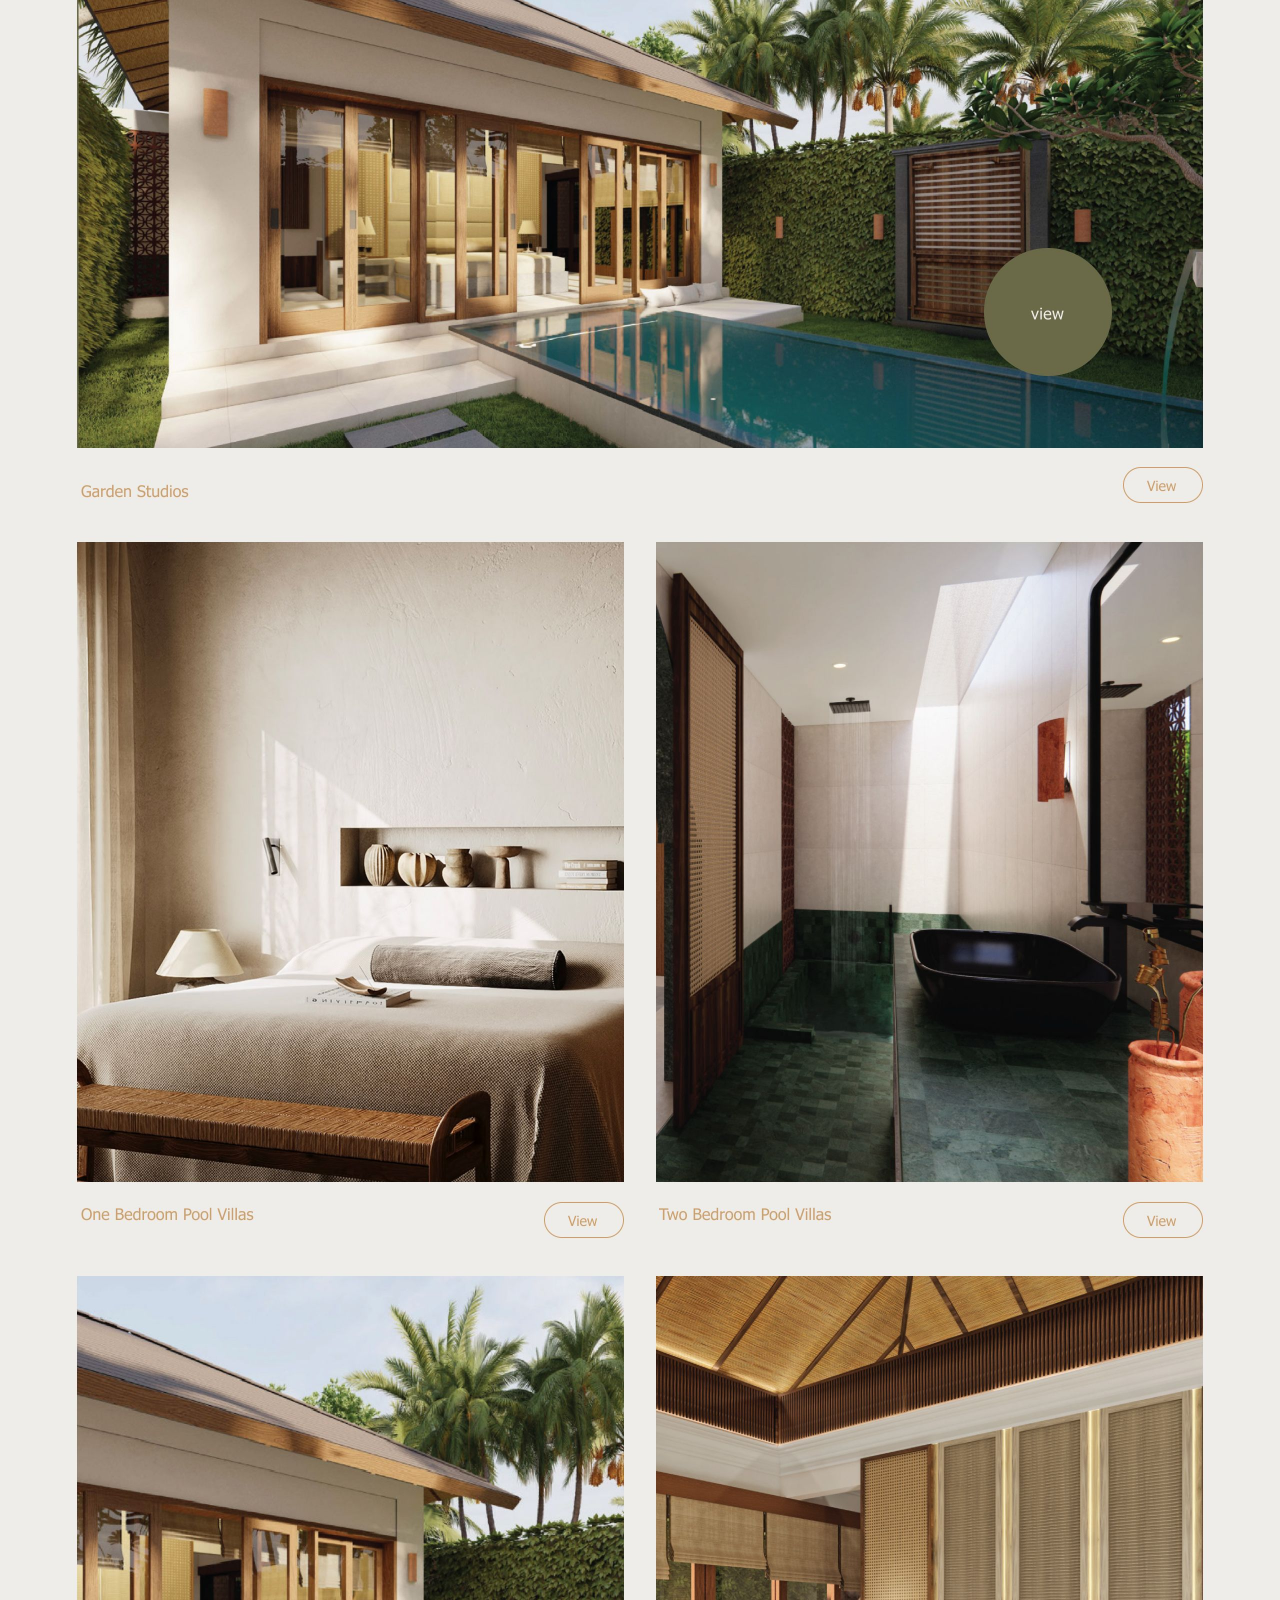
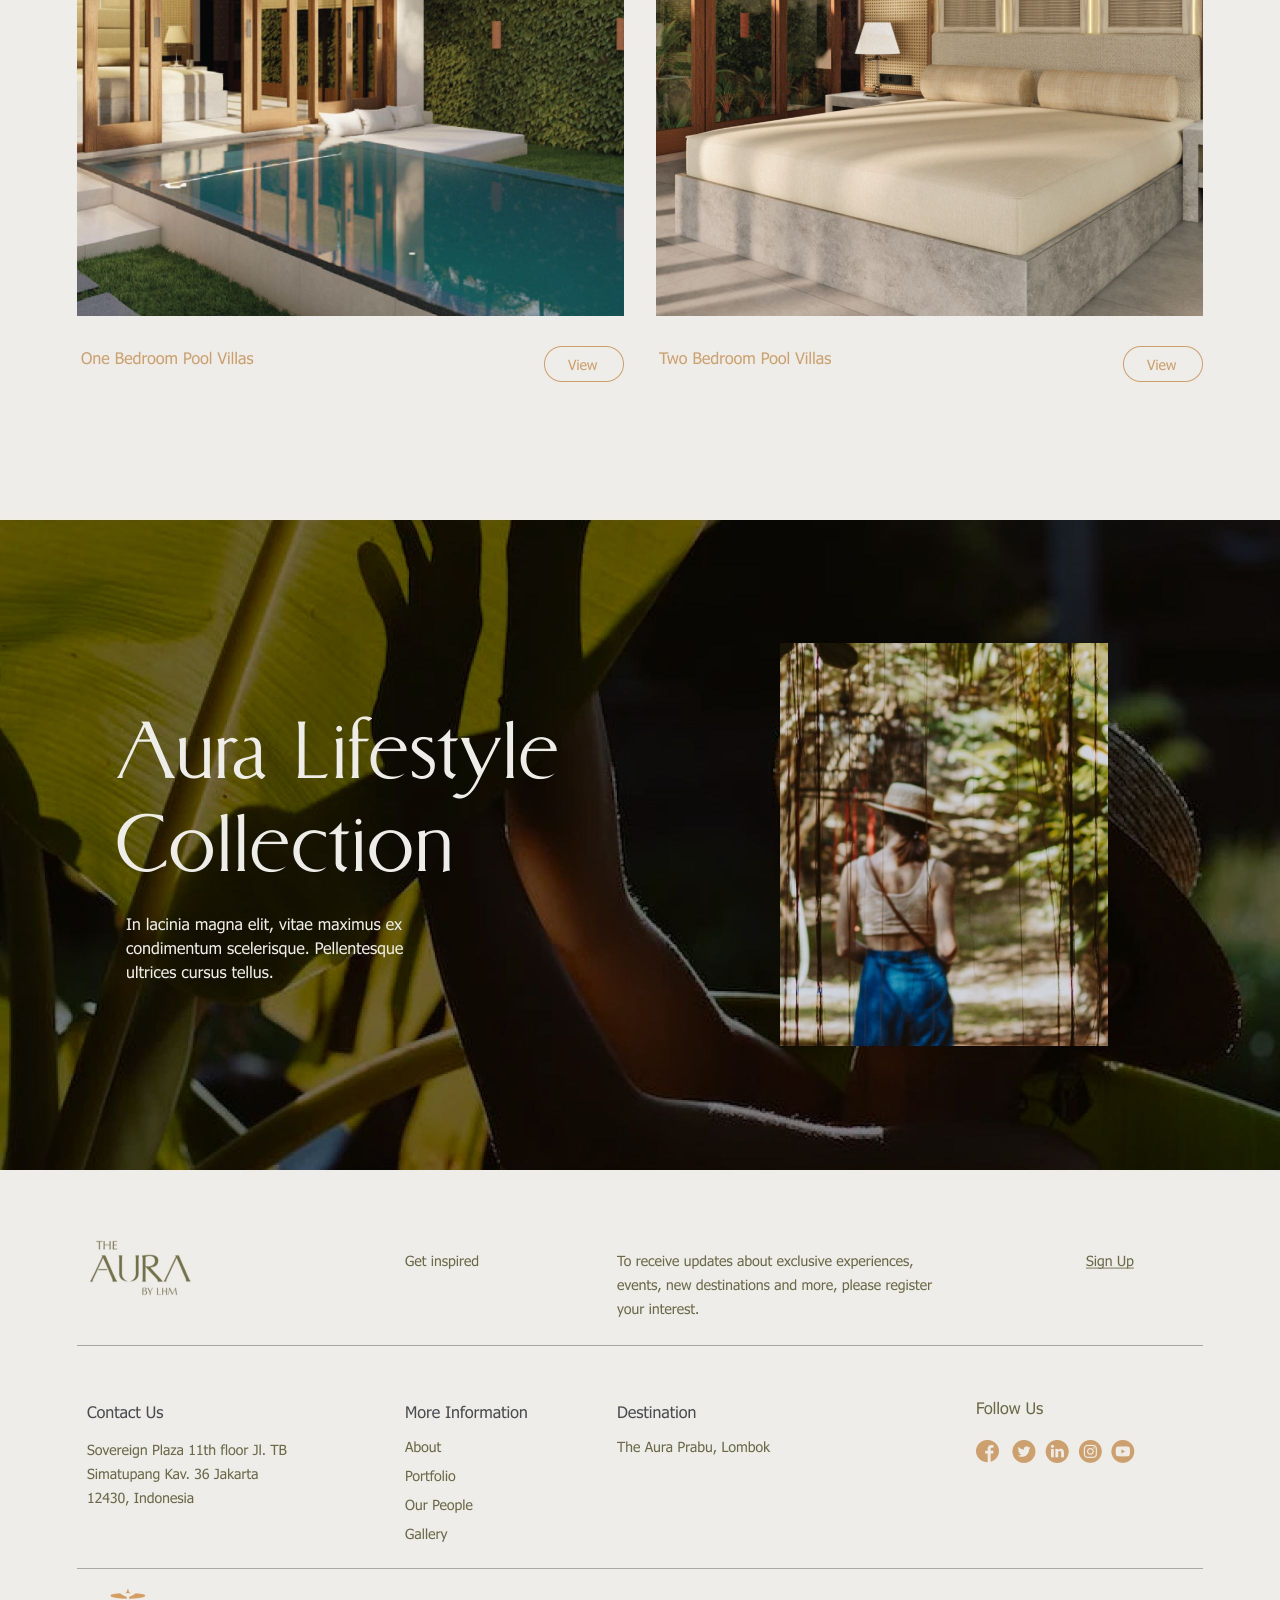
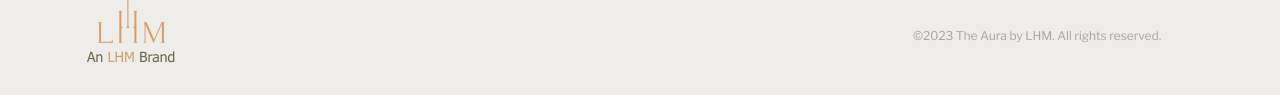
<file: prabu/lombok-villas.html>
<!DOCTYPE html>
<html lang="en">
<head>
    <meta charset="UTF-8">
    <meta name="viewport" content="width=device-width, initial-scale=1.0">
    <title>The Aura Prabu - Preview</title>
    <link rel="stylesheet" href="../styles/style.css">
</head>
<body>
    <!-- <img src="assets/img/The Aura prabu, Lombok.jpg" class="img-page" alt=""> -->
    <img src="../assets/img/The Aura prabu, Lombok_Villas.jpg" class="img-page" alt="">
</body>
</html>
</file>
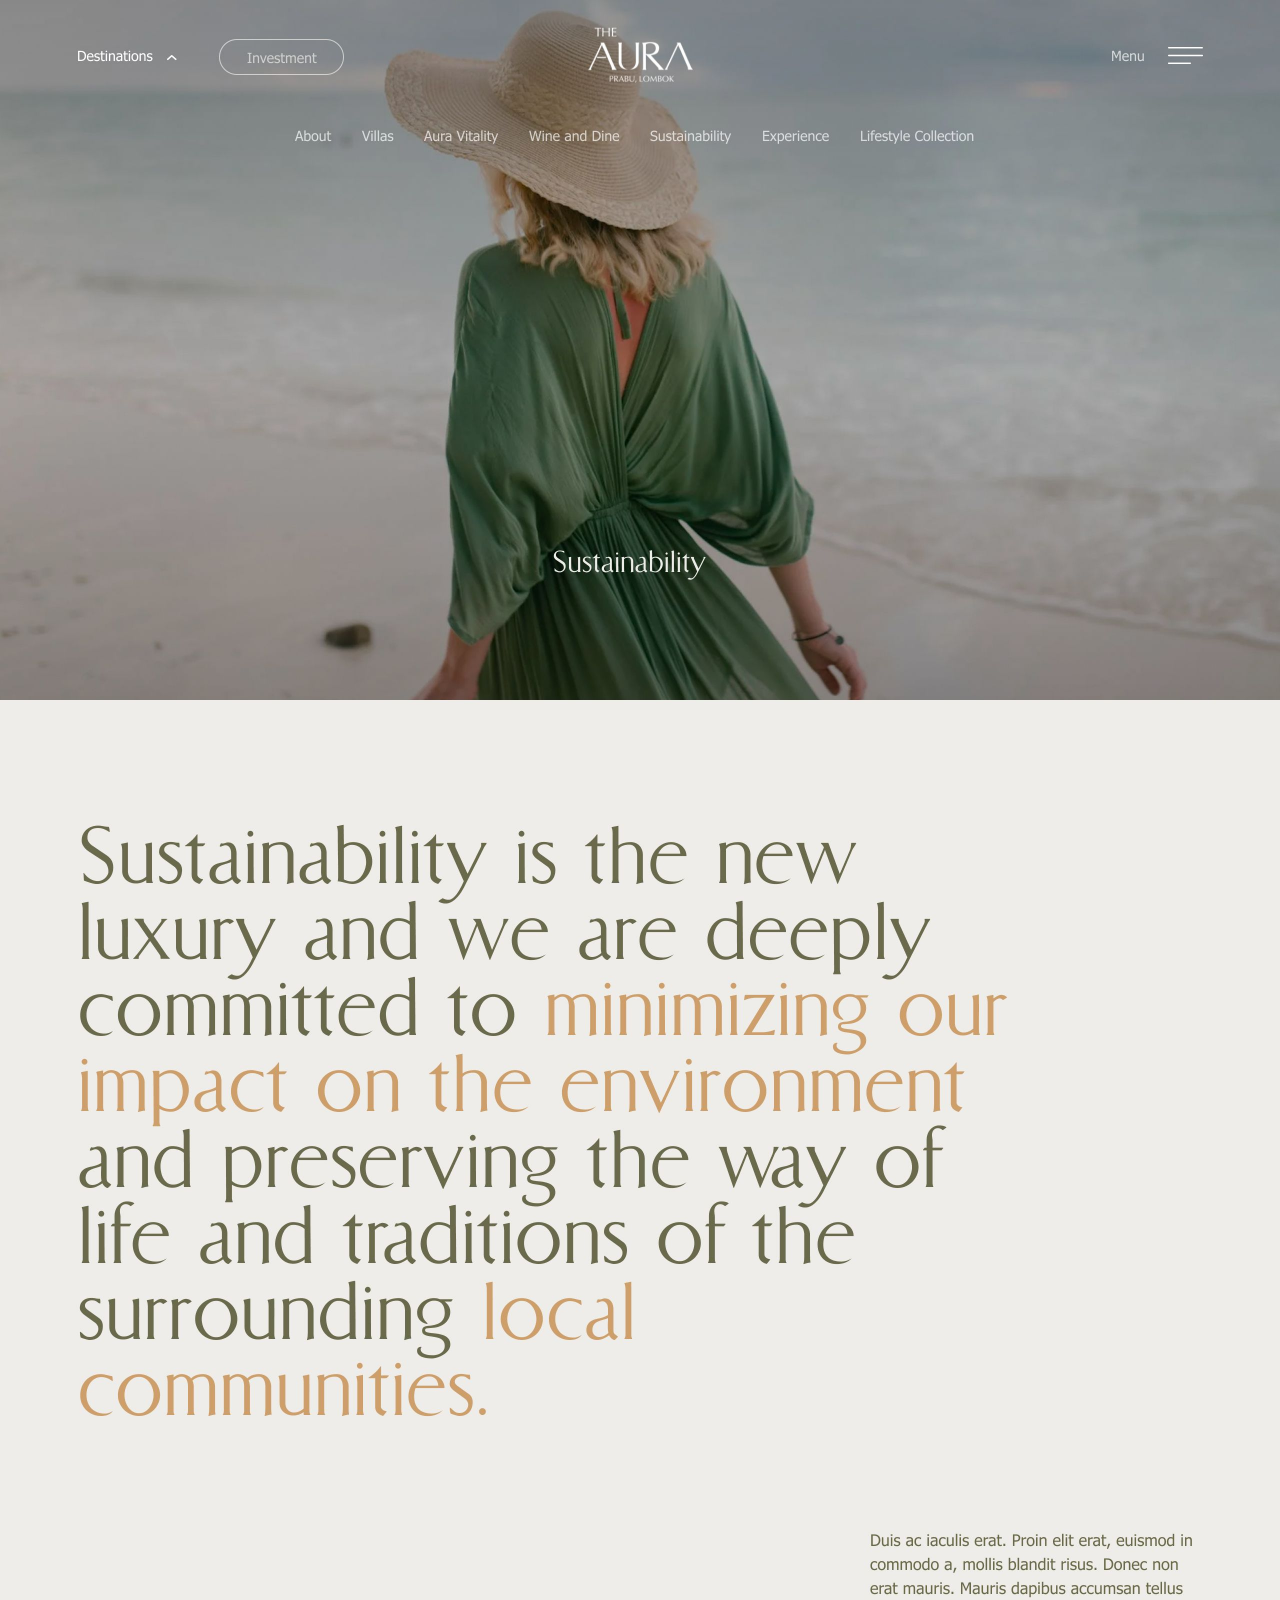
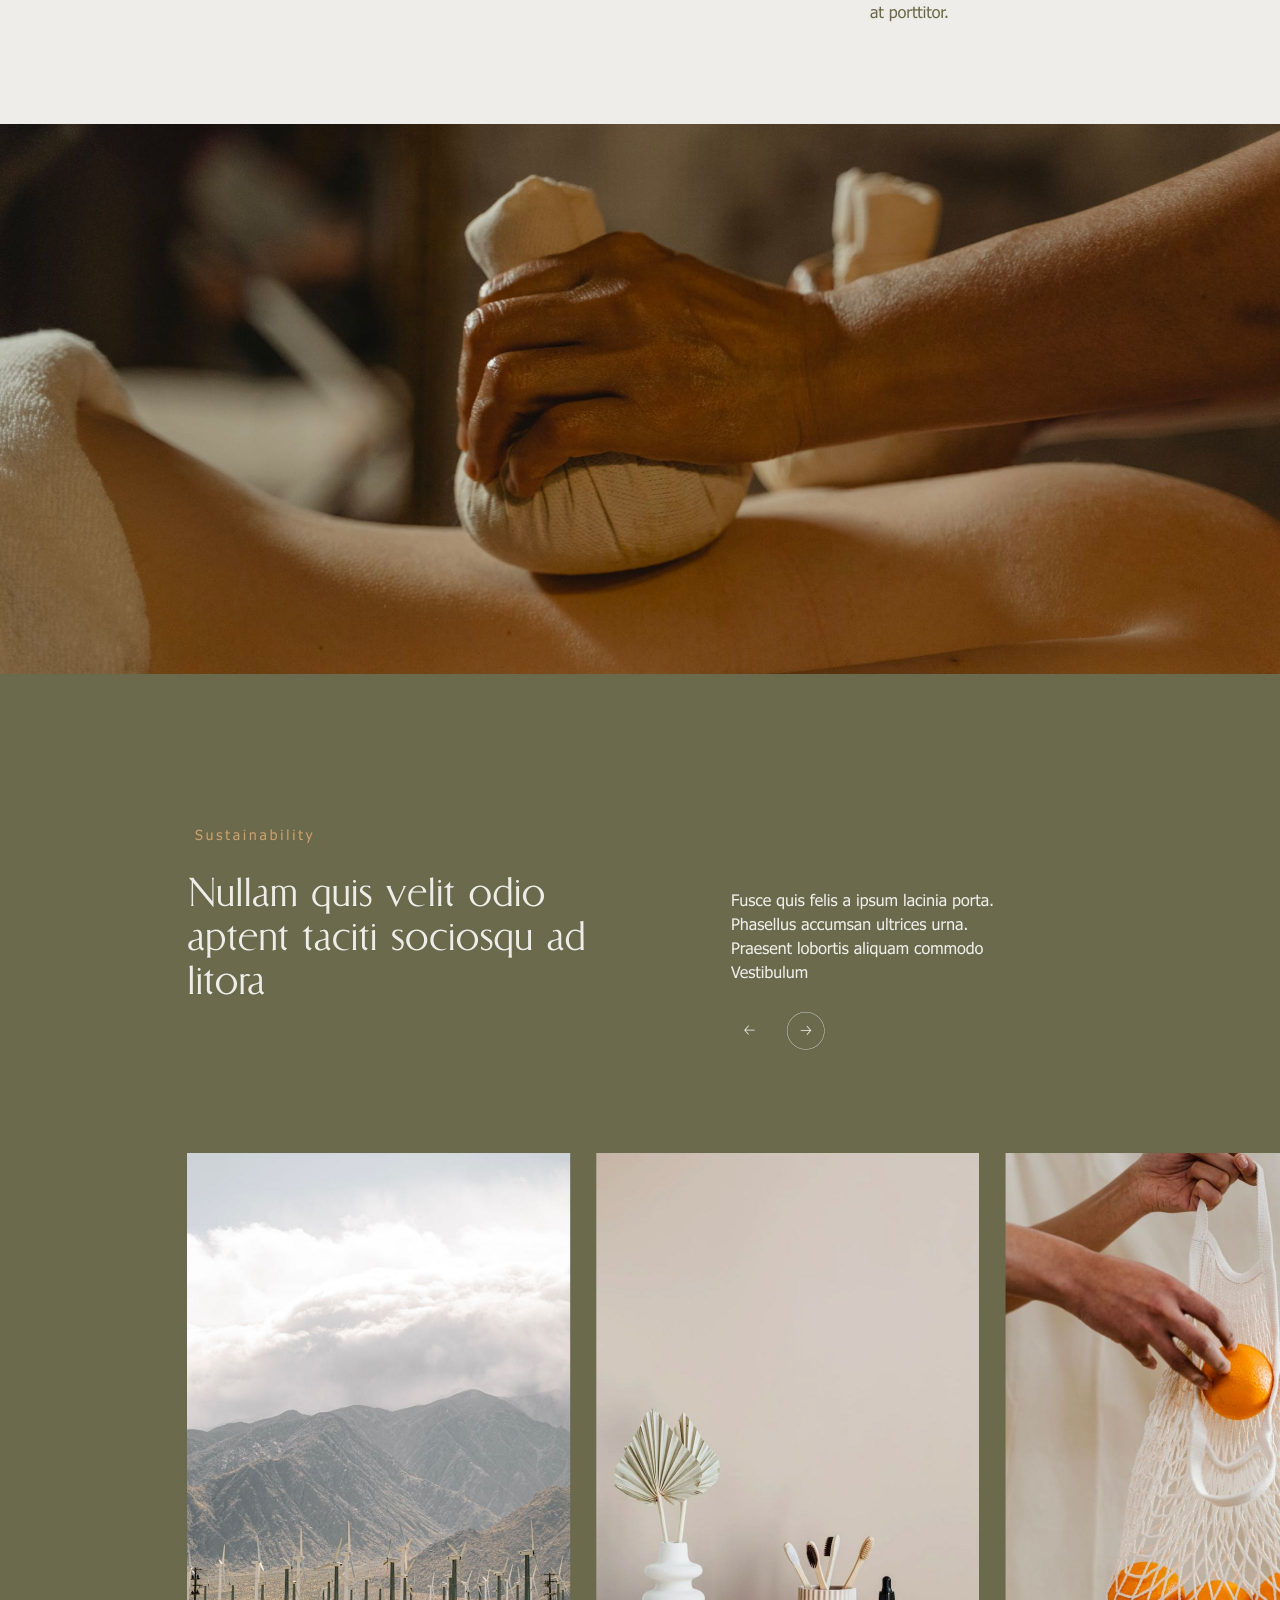
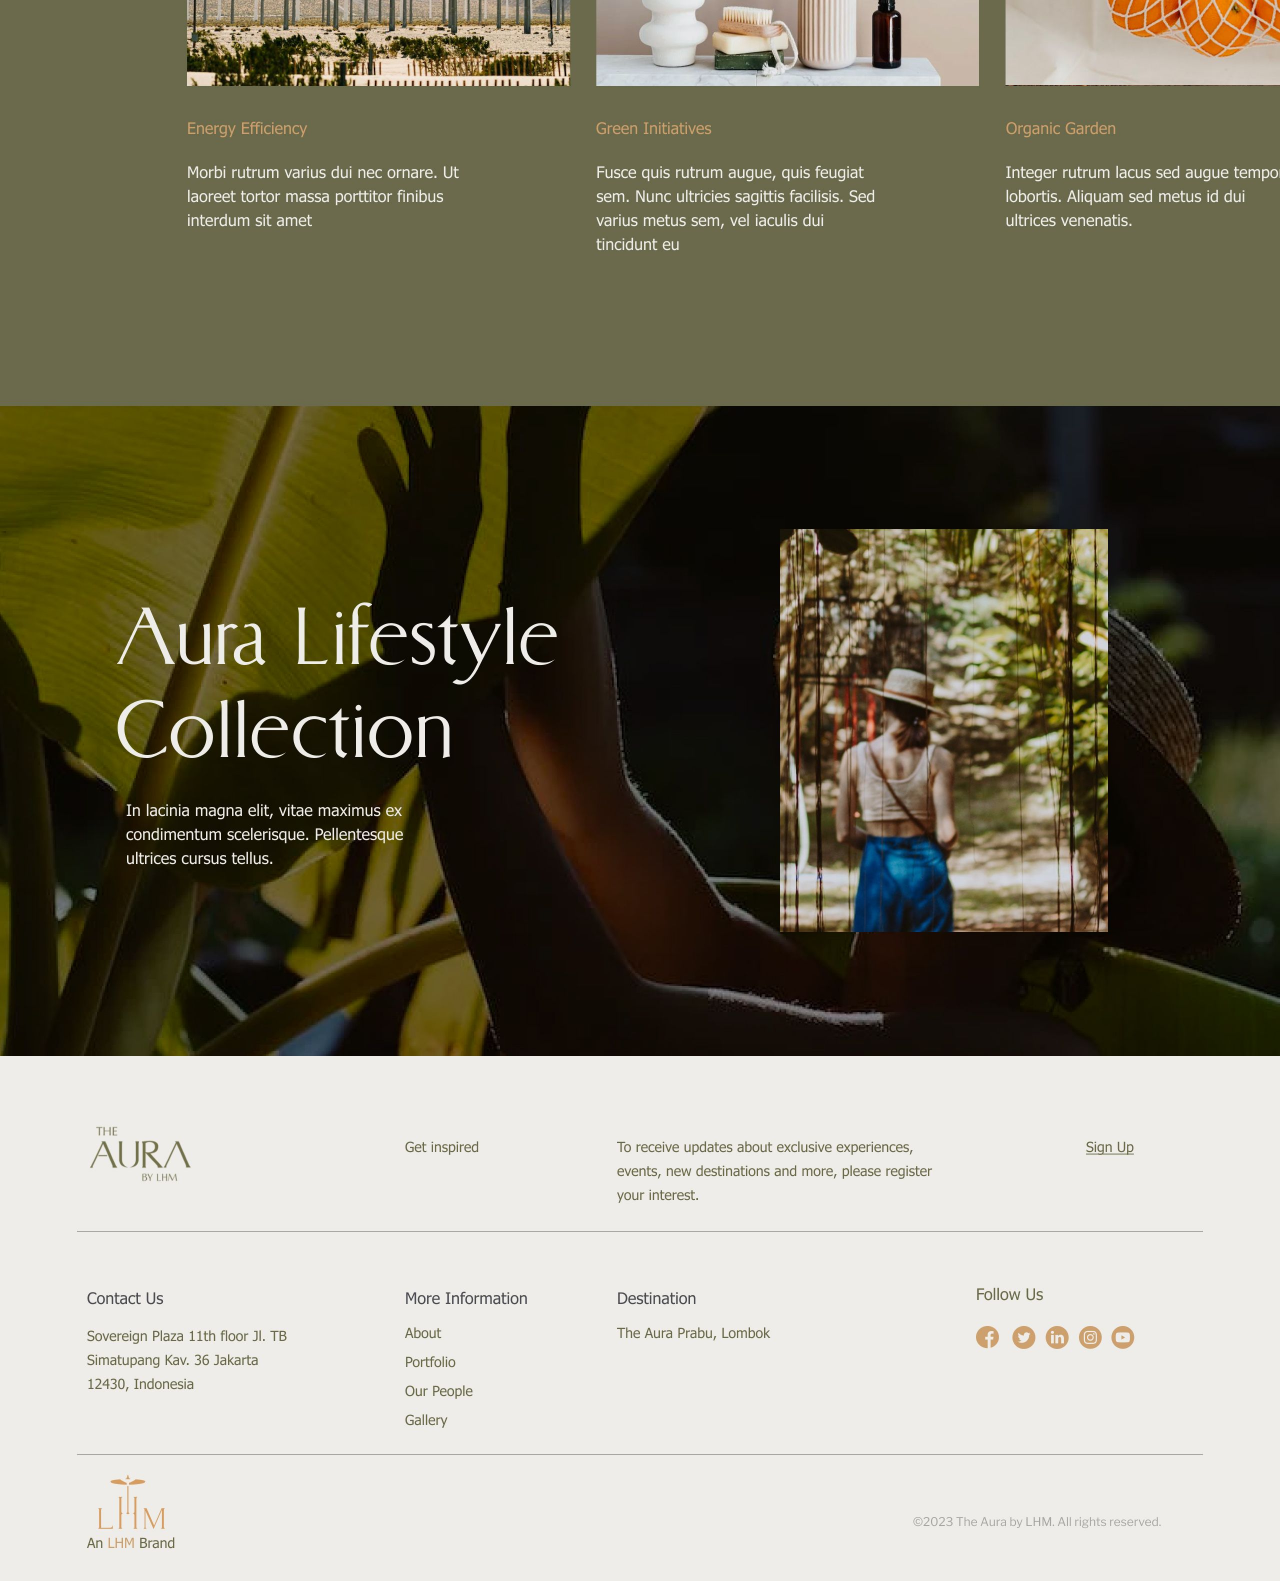
<file: prabu/sustainability.html>
<!DOCTYPE html>
<html lang="en">
<head>
    <meta charset="UTF-8">
    <meta name="viewport" content="width=device-width, initial-scale=1.0">
    <title>The Aura Prabu - Preview</title>
    <link rel="stylesheet" href="../styles/style.css">
</head>
<body>
    <!-- <img src="assets/img/The Aura prabu, Lombok.jpg" class="img-page" alt=""> -->
    <img src="../assets/img/The Aura Prabu, Lombok_Sustainability.jpg" class="img-page" alt="">
</body>
</html>
</file>
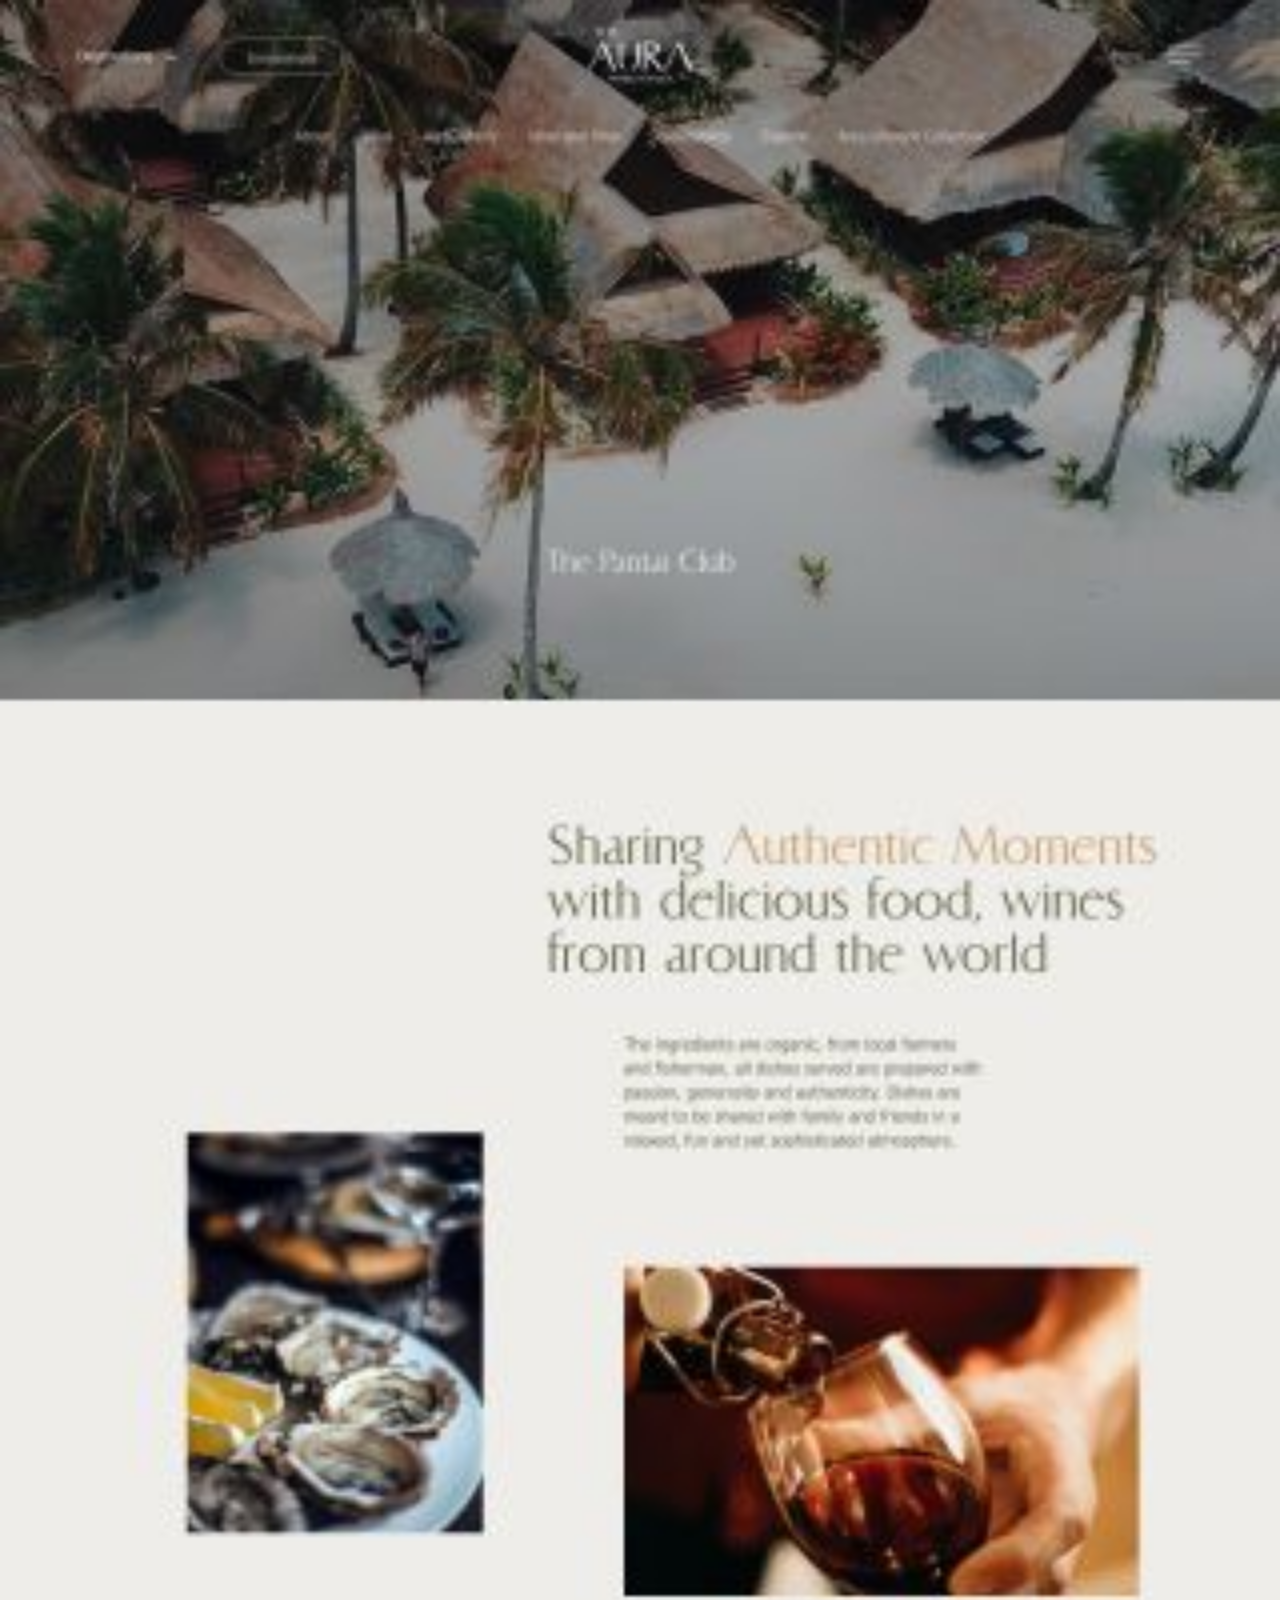
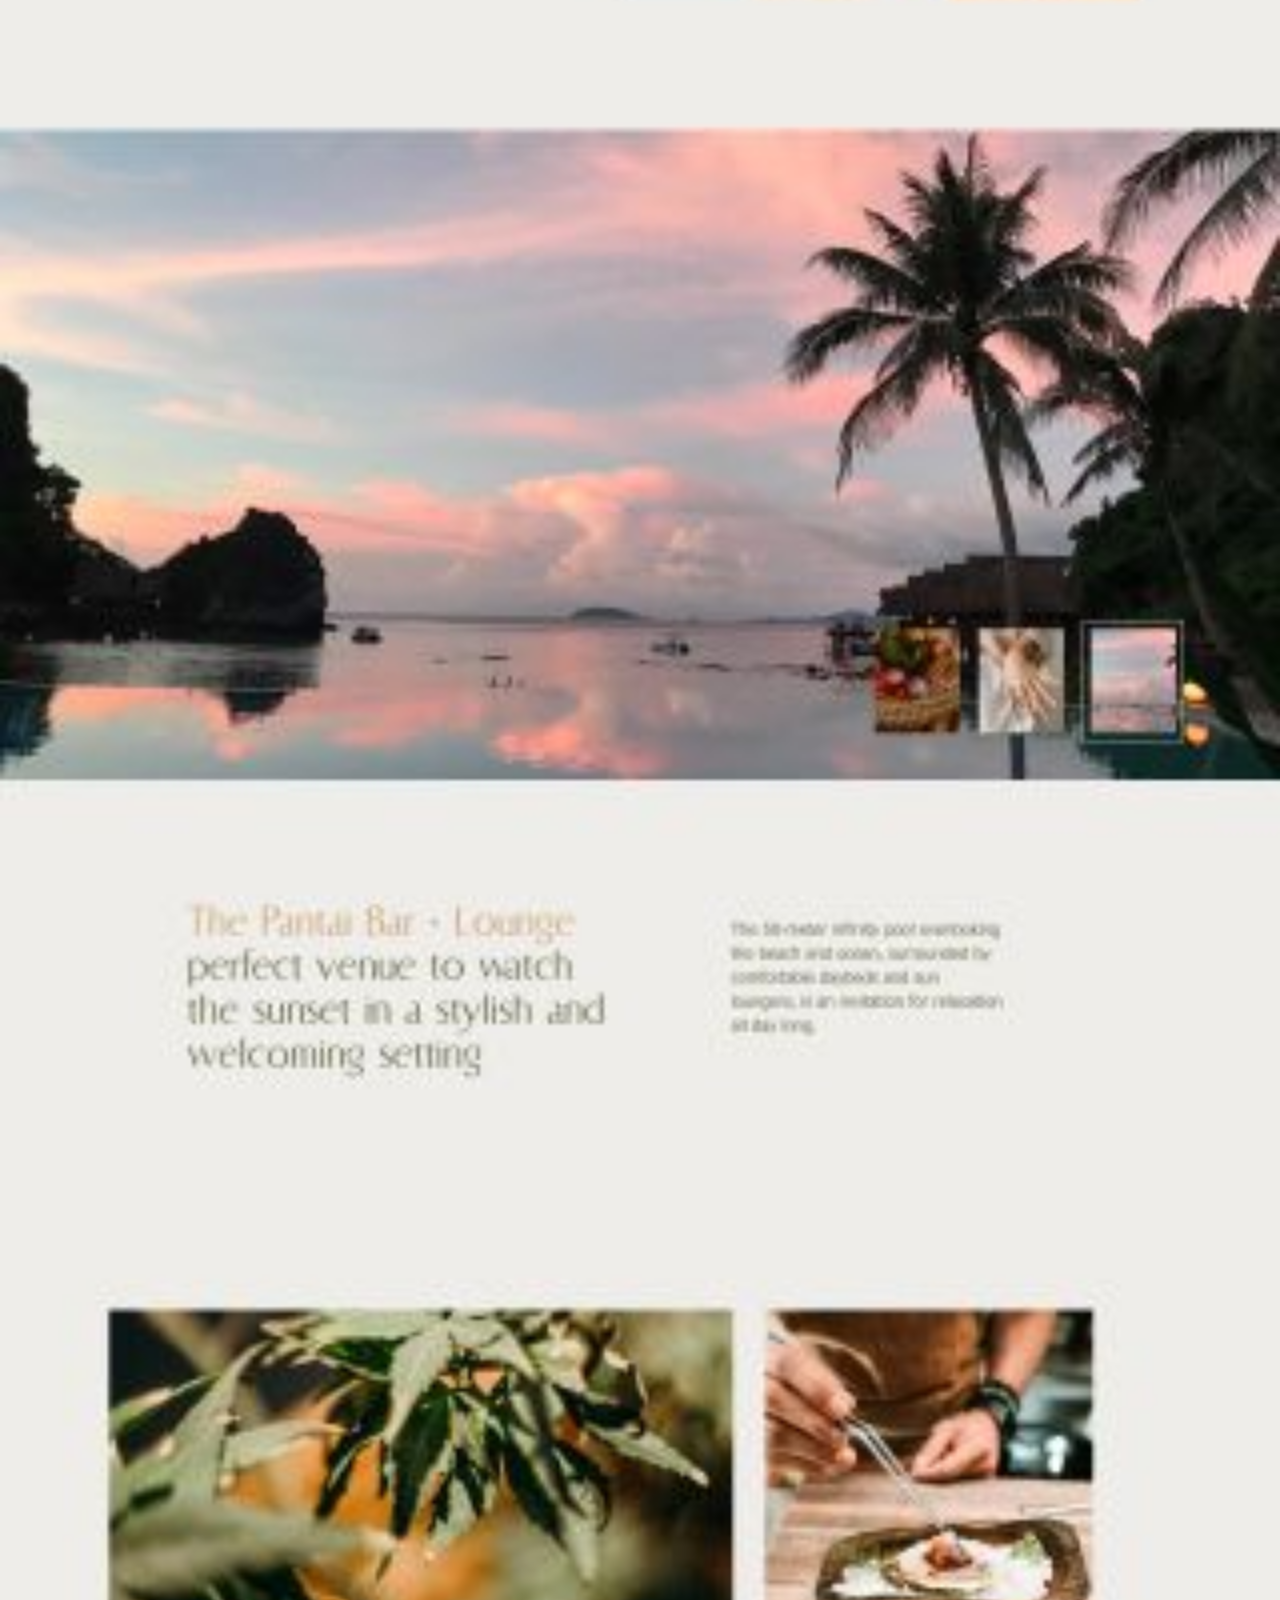
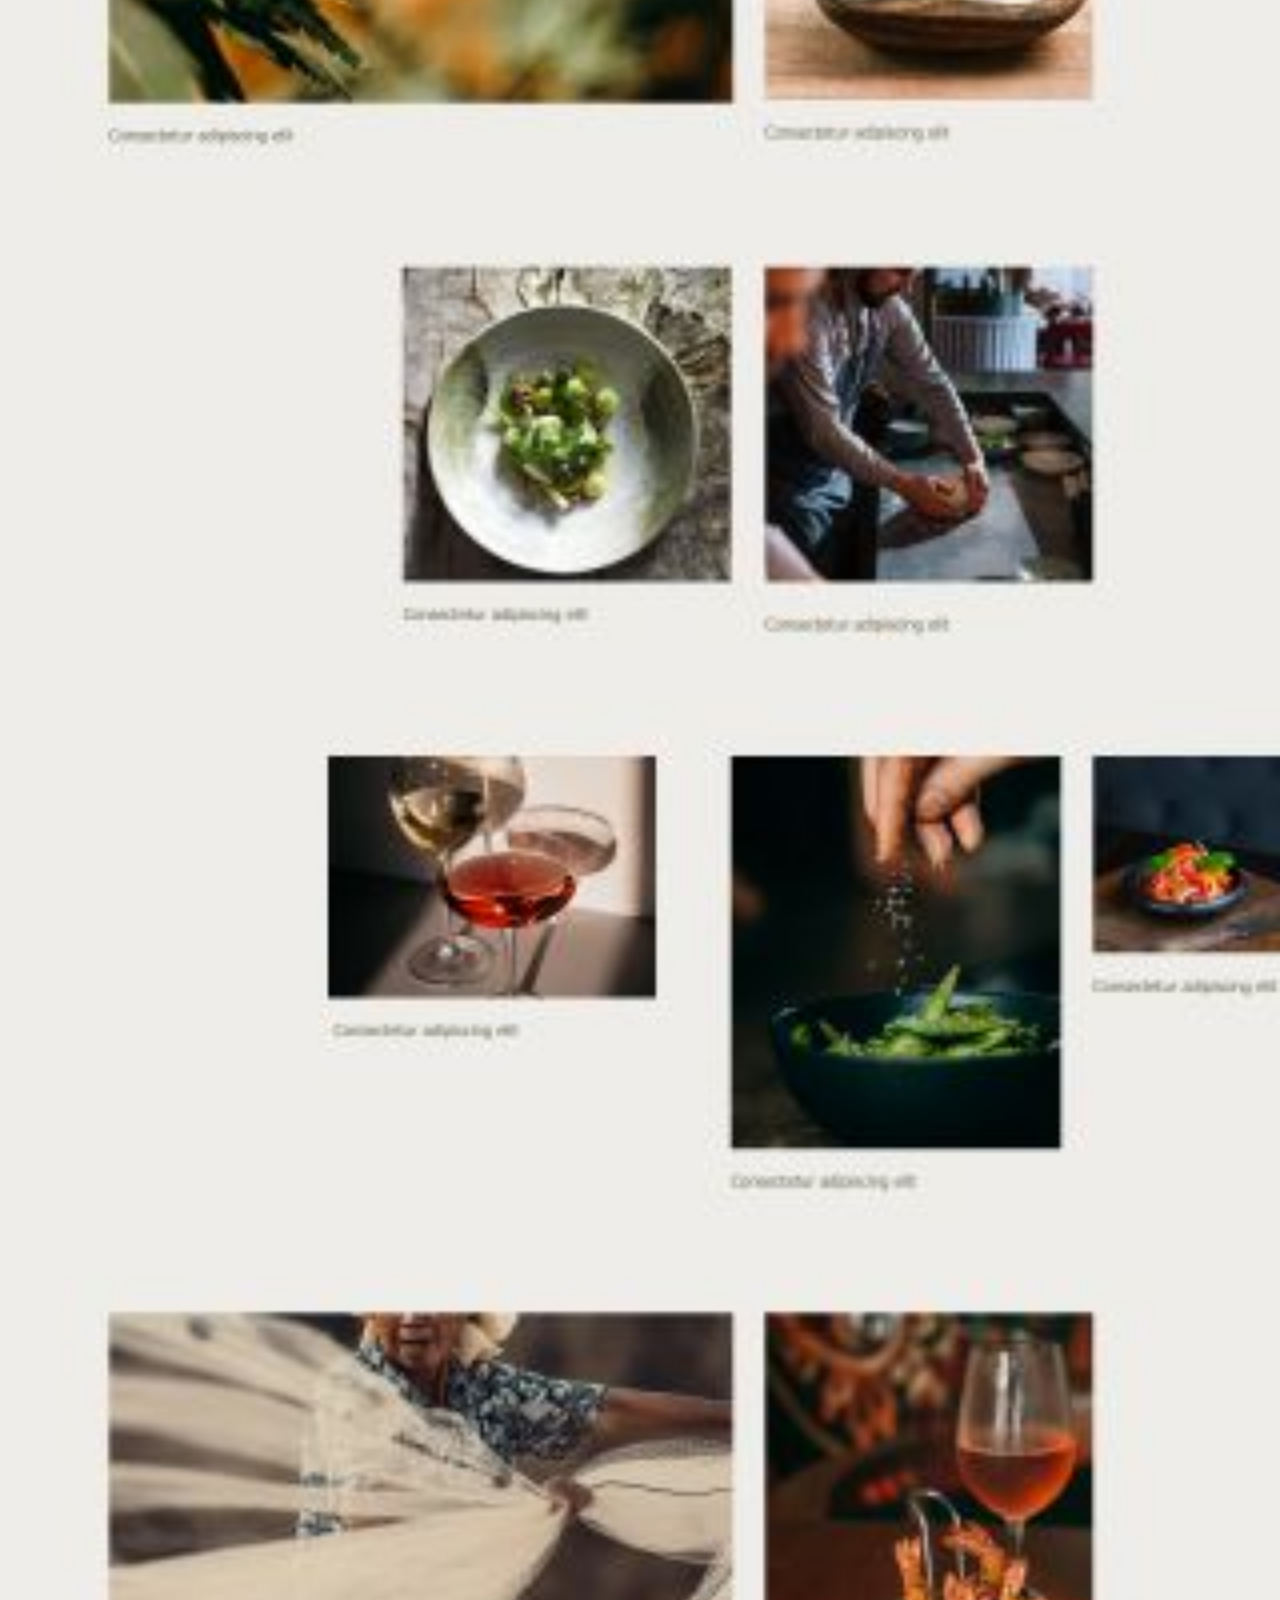
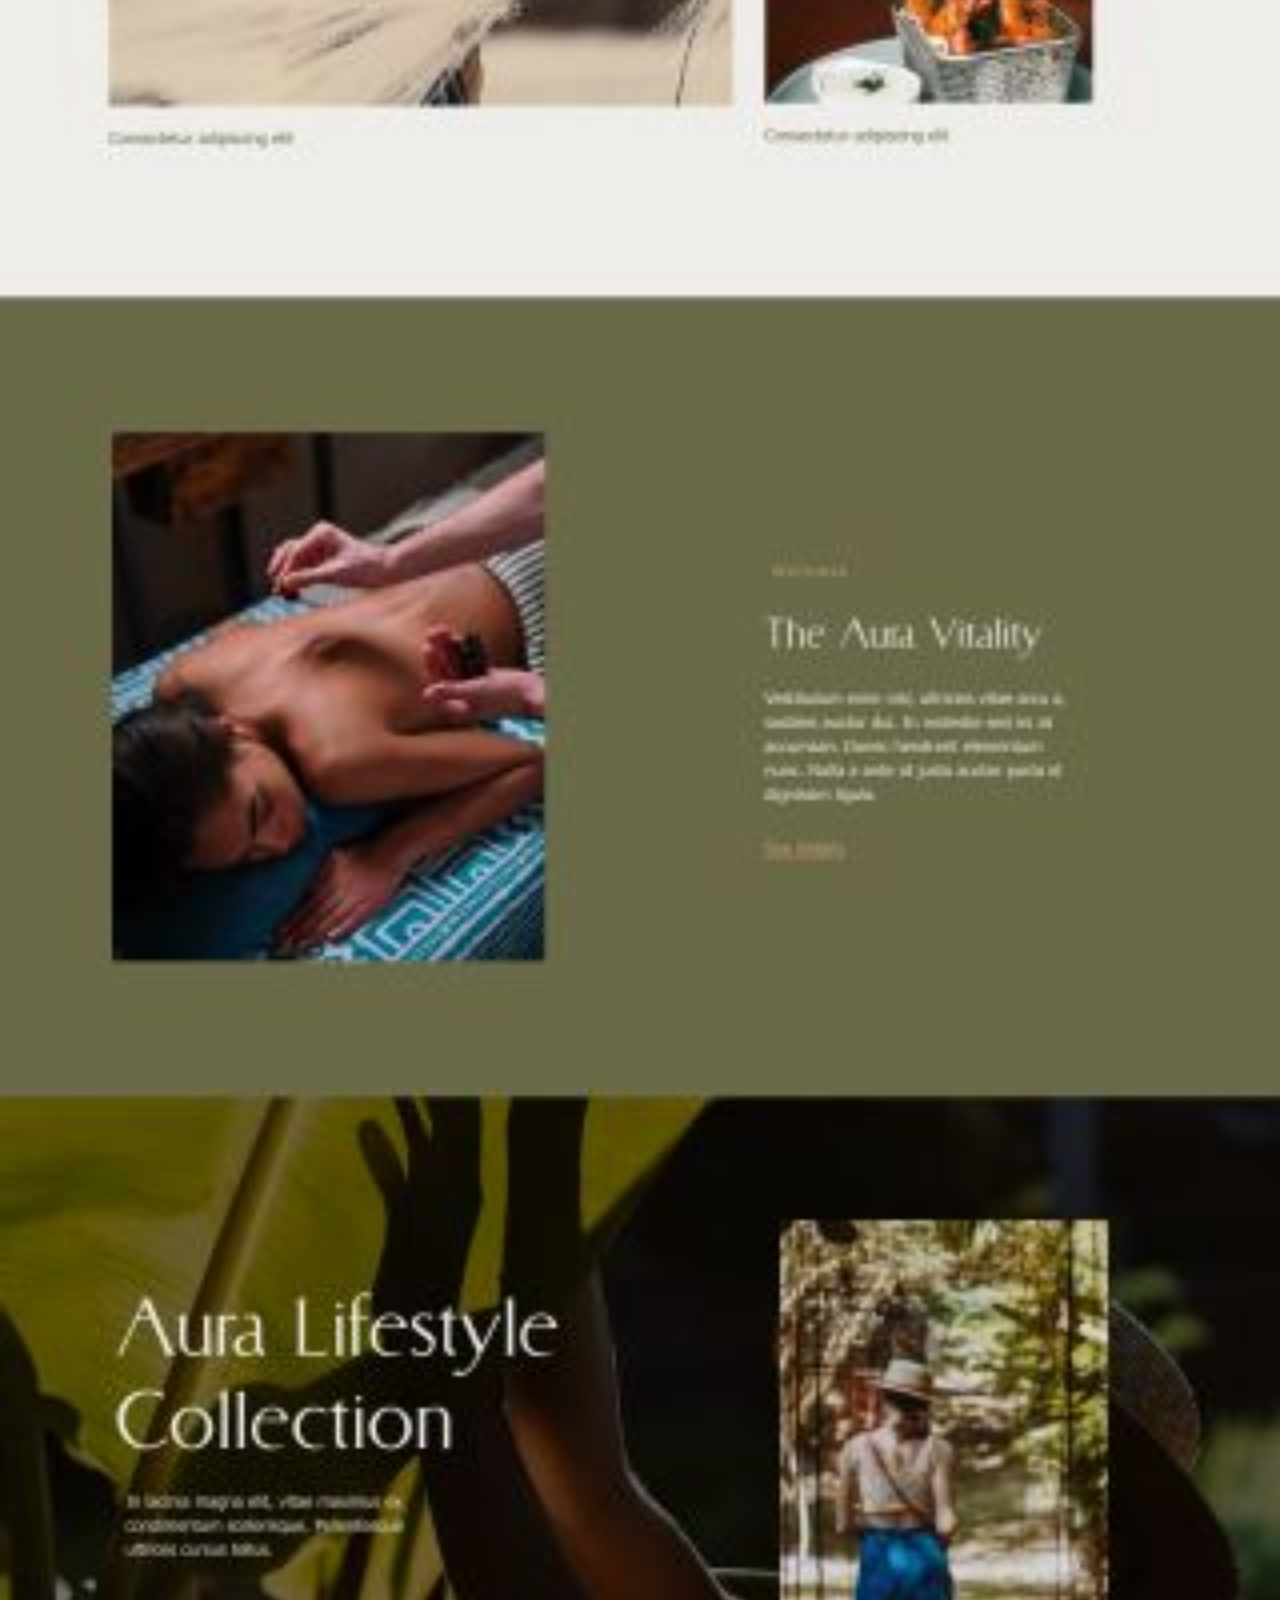
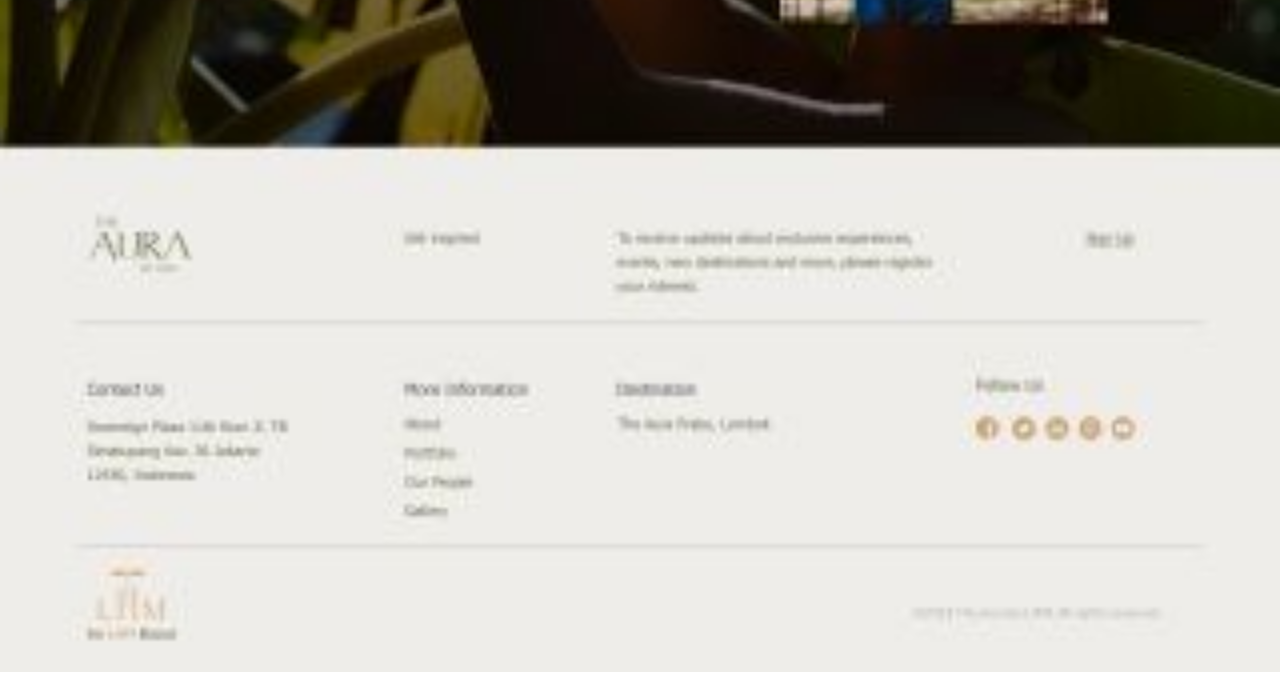
<file: prabu/the-pantai-club.html>
<!DOCTYPE html>
<html lang="en">
<head>
    <meta charset="UTF-8">
    <meta name="viewport" content="width=device-width, initial-scale=1.0">
    <title>The Aura Prabu - Preview</title>
    <link rel="stylesheet" href="../styles/style.css">
</head>
<body>
    <!-- <img src="assets/img/The Aura prabu, Lombok.jpg" class="img-page" alt=""> -->
    <img src="../assets/img/The Aura Prabu, Lombok_The Pantai Club.jpg" class="img-page" alt="">
</body>
</html>
</file>
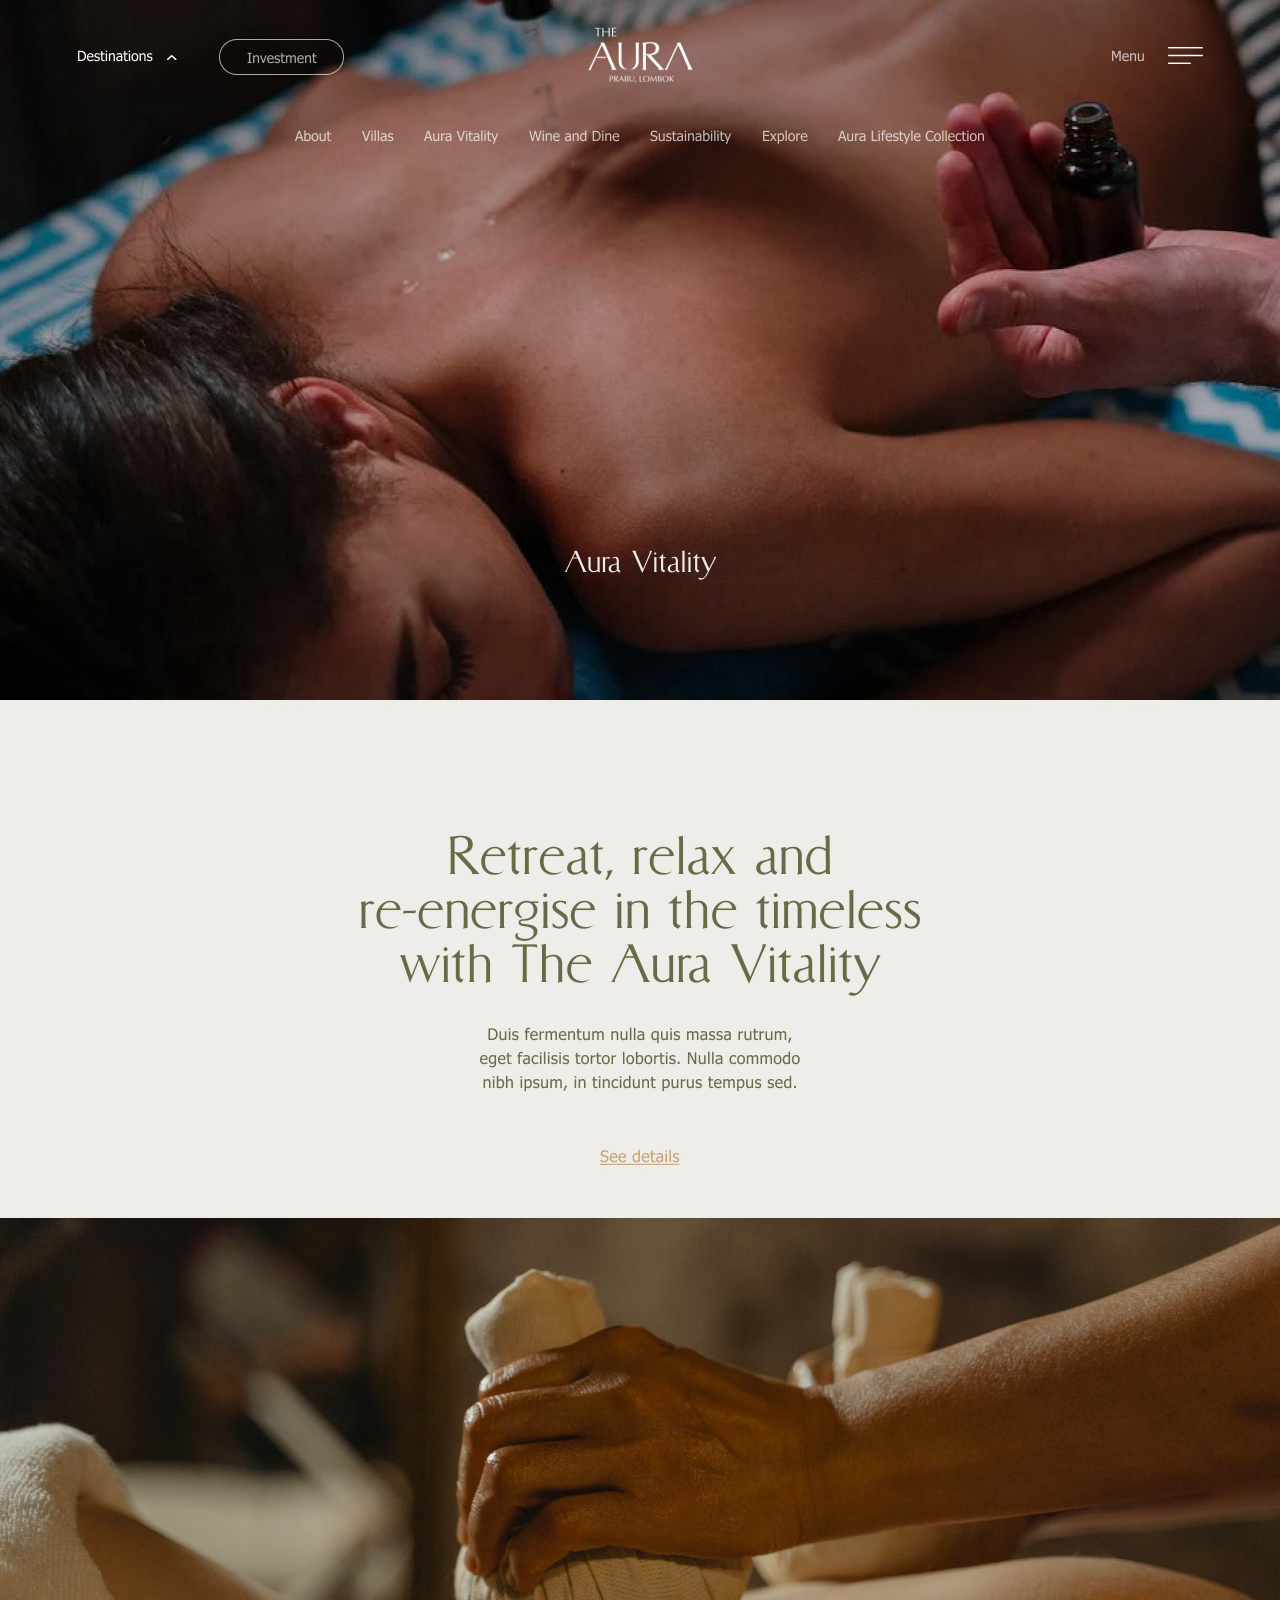
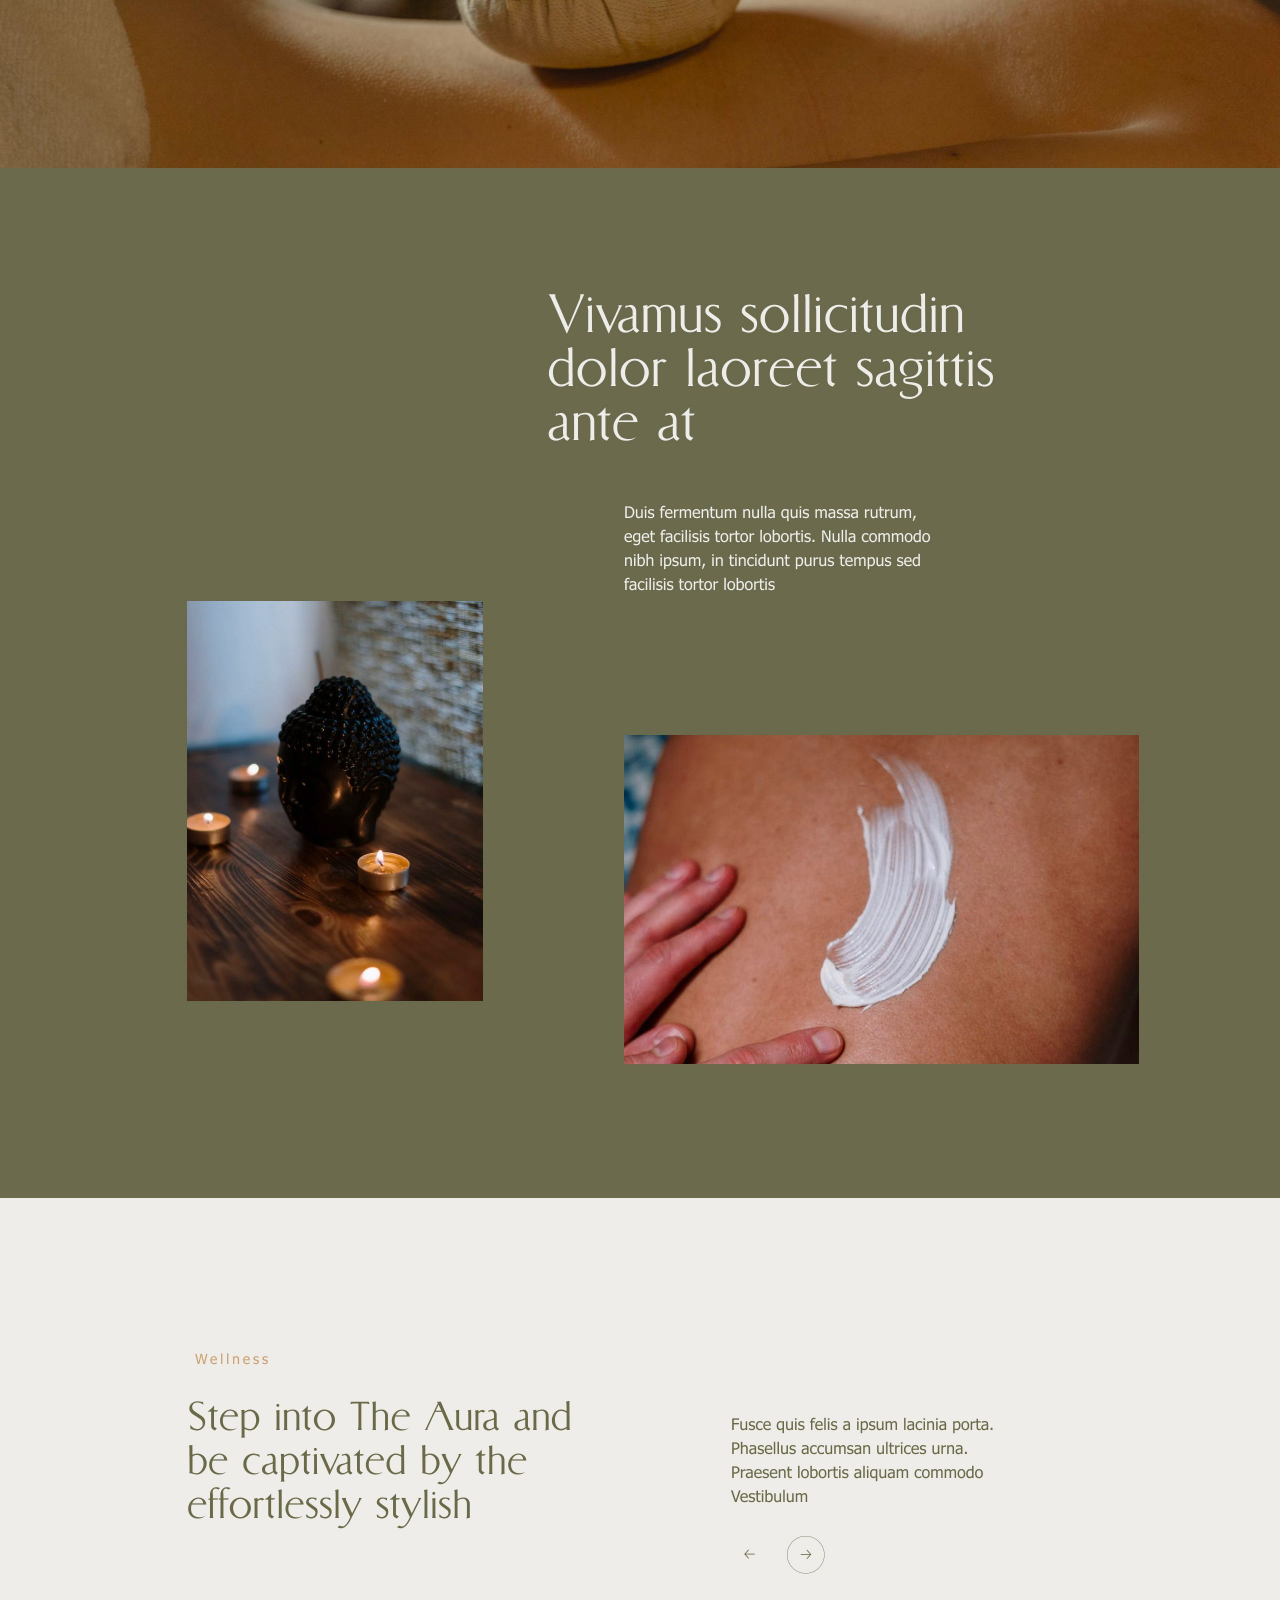
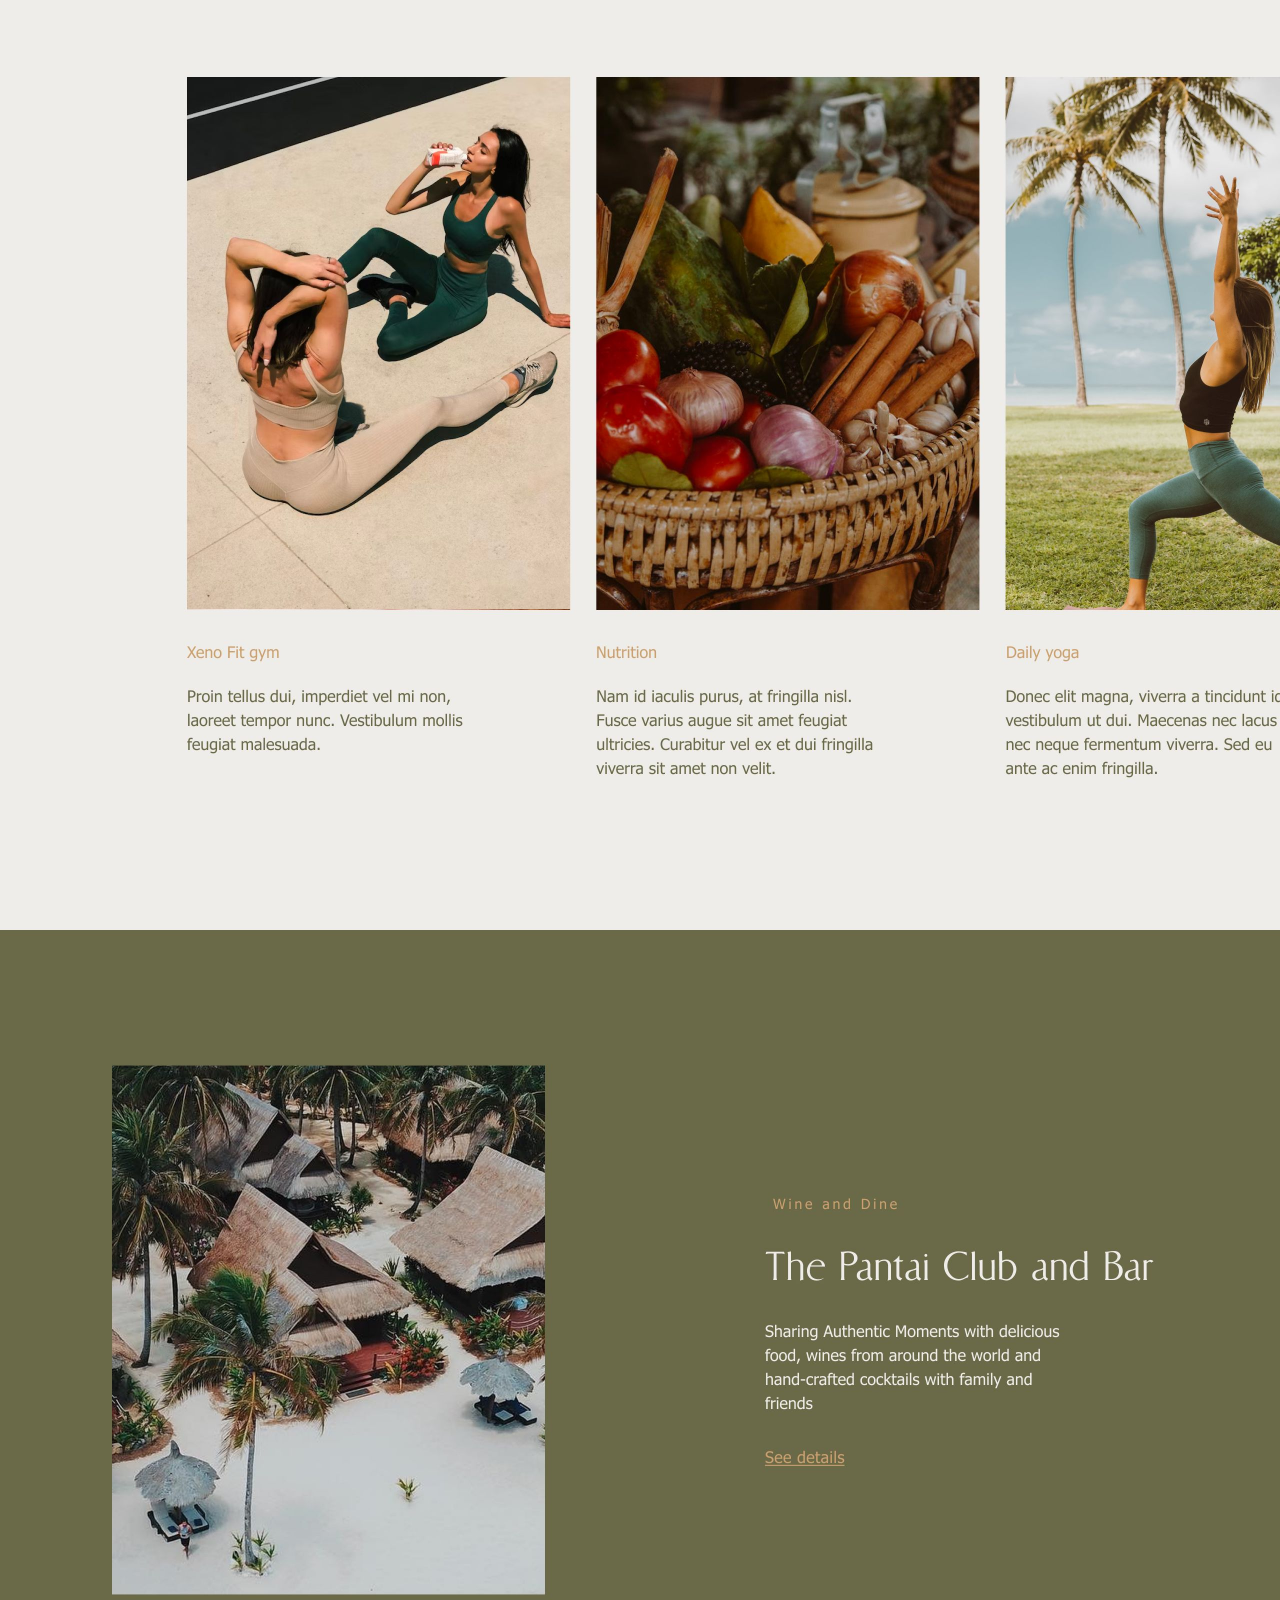
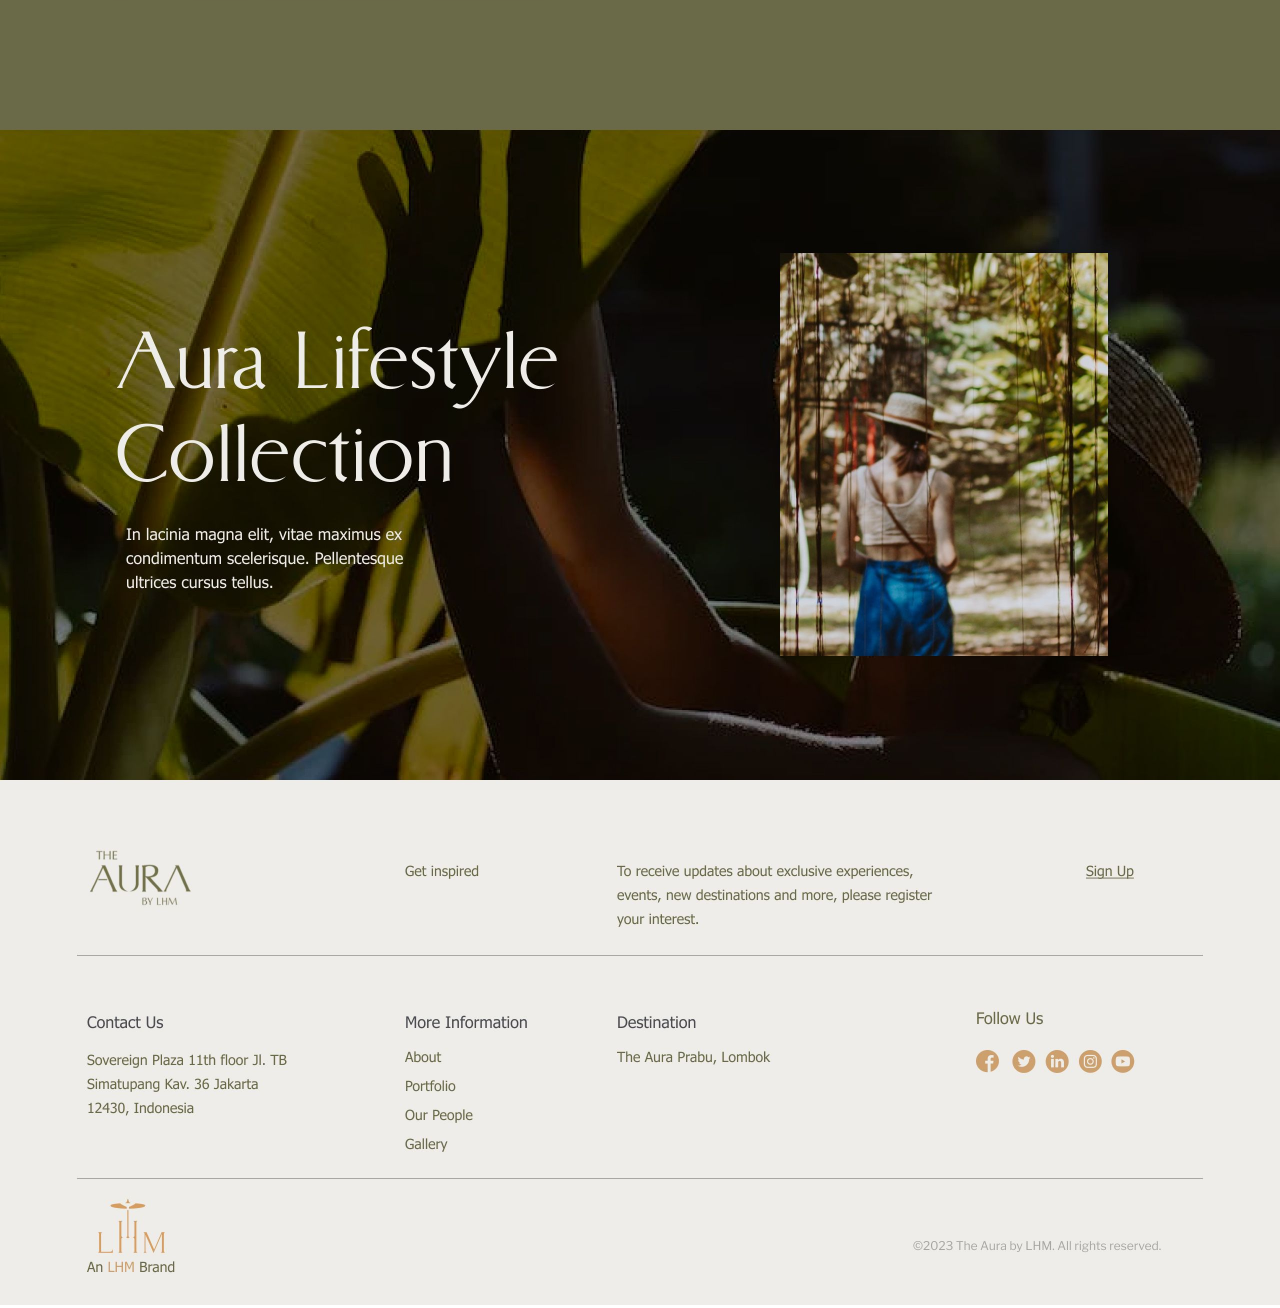
<file: prabu/wellness.html>
<!DOCTYPE html>
<html lang="en">
<head>
    <meta charset="UTF-8">
    <meta name="viewport" content="width=device-width, initial-scale=1.0">
    <title>The Aura Prabu - Preview</title>
    <link rel="stylesheet" href="../styles/style.css">
</head>
<body>
    <!-- <img src="assets/img/The Aura prabu, Lombok.jpg" class="img-page" alt=""> -->
    <img src="../assets/img/The Aura prabu, Lombok_Wellness.jpg" class="img-page" alt="">
</body>
</html>
</file>
<file: styles/style.css>
html {
    box-sizing: border-box;
    scroll-behavior: smooth;
    margin-top: 0;
  }
  *, *:before, *:after {
    box-sizing: inherit;
  }

html, body, div, span, applet, object, iframe,
h1, h2, h3, h4, h5, h6, p, blockquote, pre,
a, abbr, acronym, address, big, cite, code,
del, dfn, em, img, ins, kbd, q, s, samp,
small, strike, strong, sub, sup, tt, var,
b, u, i, center,
dl, dt, dd, ol, ul, li,
fieldset, form, label, legend,
table, caption, tbody, tfoot, thead, tr, th, td,
article, aside, canvas, details, embed, 
figure, figcaption, footer, header, hgroup, 
menu, nav, output, ruby, section, summary,
time, mark, audio, video {
    margin: 0;
    padding: 0;
    border: 0;
    font-size: 100%;
    font: inherit;
    vertical-align: baseline;
}
/* HTML5 display-role reset for older browsers */
article, aside, details, figcaption, figure, 
footer, header, hgroup, menu, nav, section {
    display: block;
}
body {
    line-height: 1;
}
ol, ul {
    list-style: none;
}
blockquote, q {
    quotes: none;
}
blockquote:before, blockquote:after,
q:before, q:after {
    content: '';
    content: none;
}
table {
    border-collapse: collapse;
    border-spacing: 0;
}
a{
    text-decoration: none;
}
h1{
    line-height: 1.3;
}
/* Chrome, Safari, Edge, Opera */
input::-webkit-outer-spin-button,
input::-webkit-inner-spin-button {
-webkit-appearance: none;
margin: 0;
}
/* Firefox */
input[type=number] {
 -moz-appearance: textfield;
}
/*styles*/


.img-page{
    width: 100%;
    height: auto;
}
</file>
